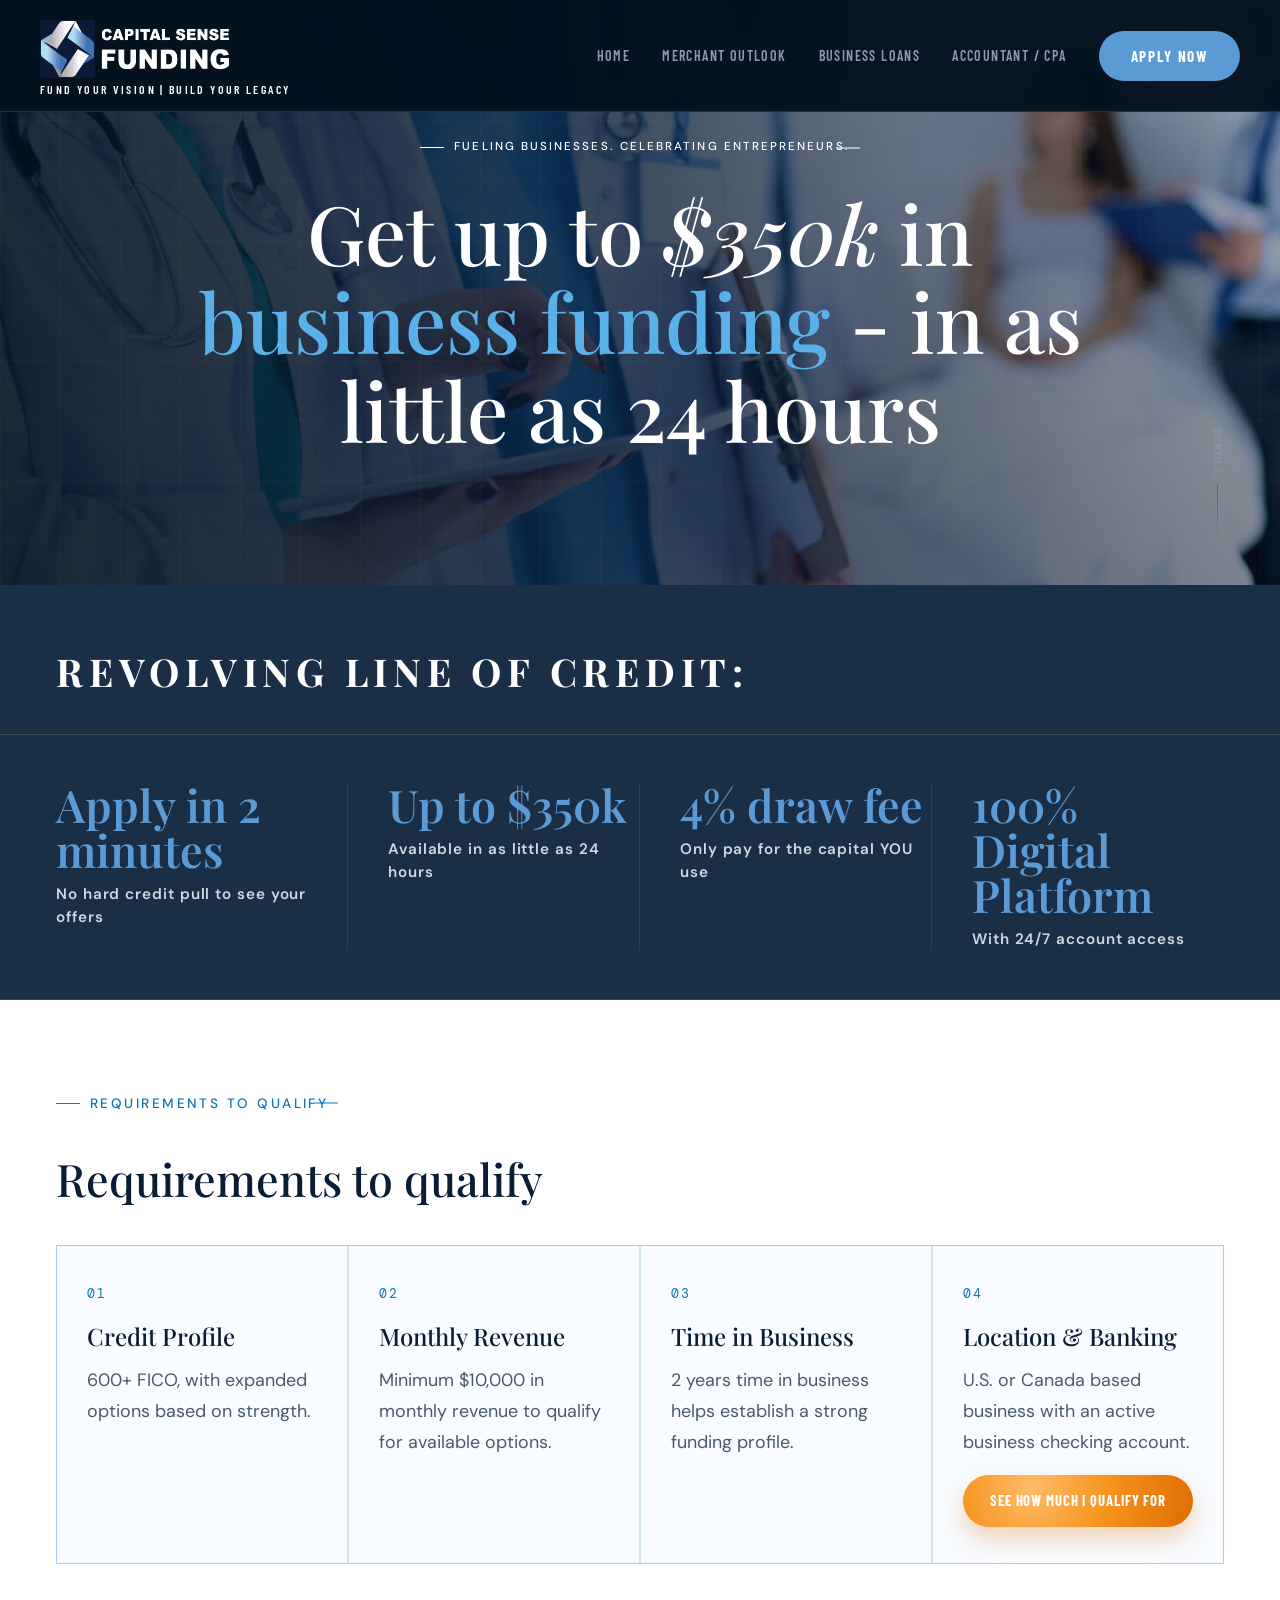
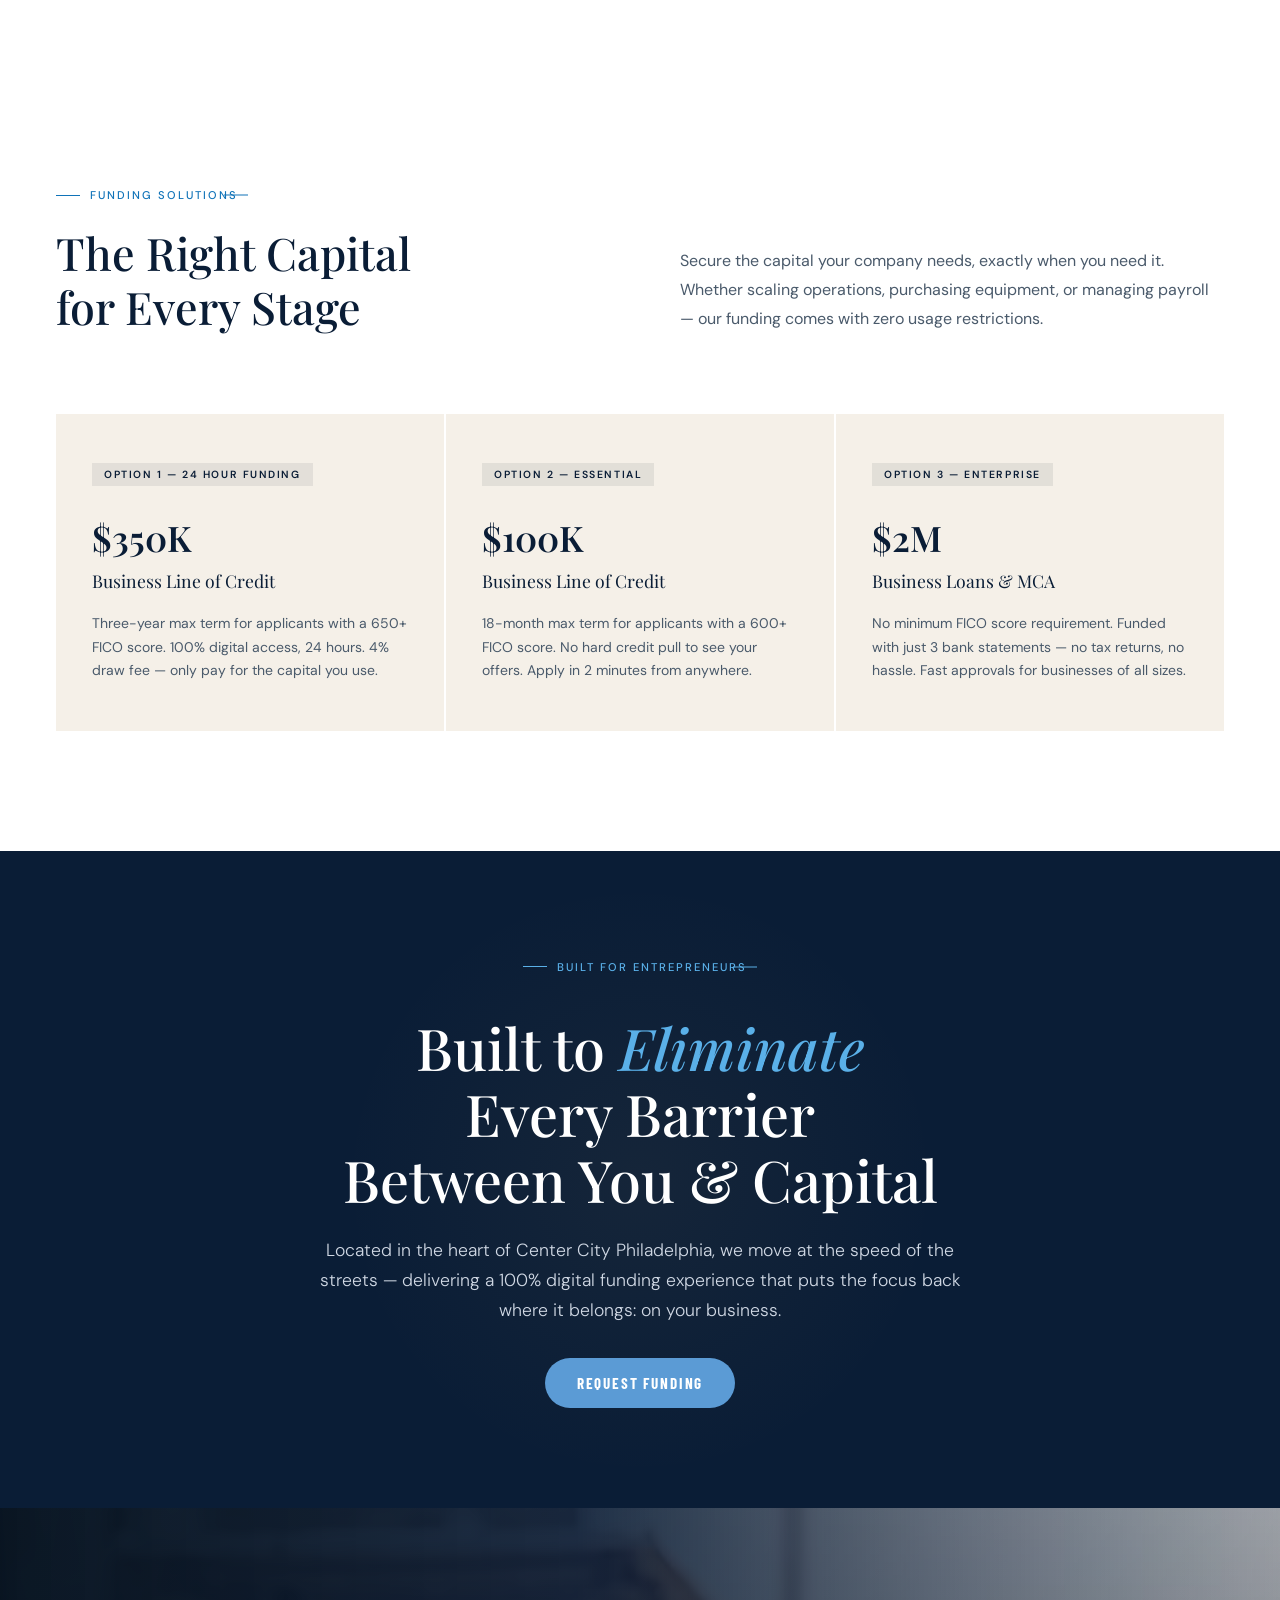
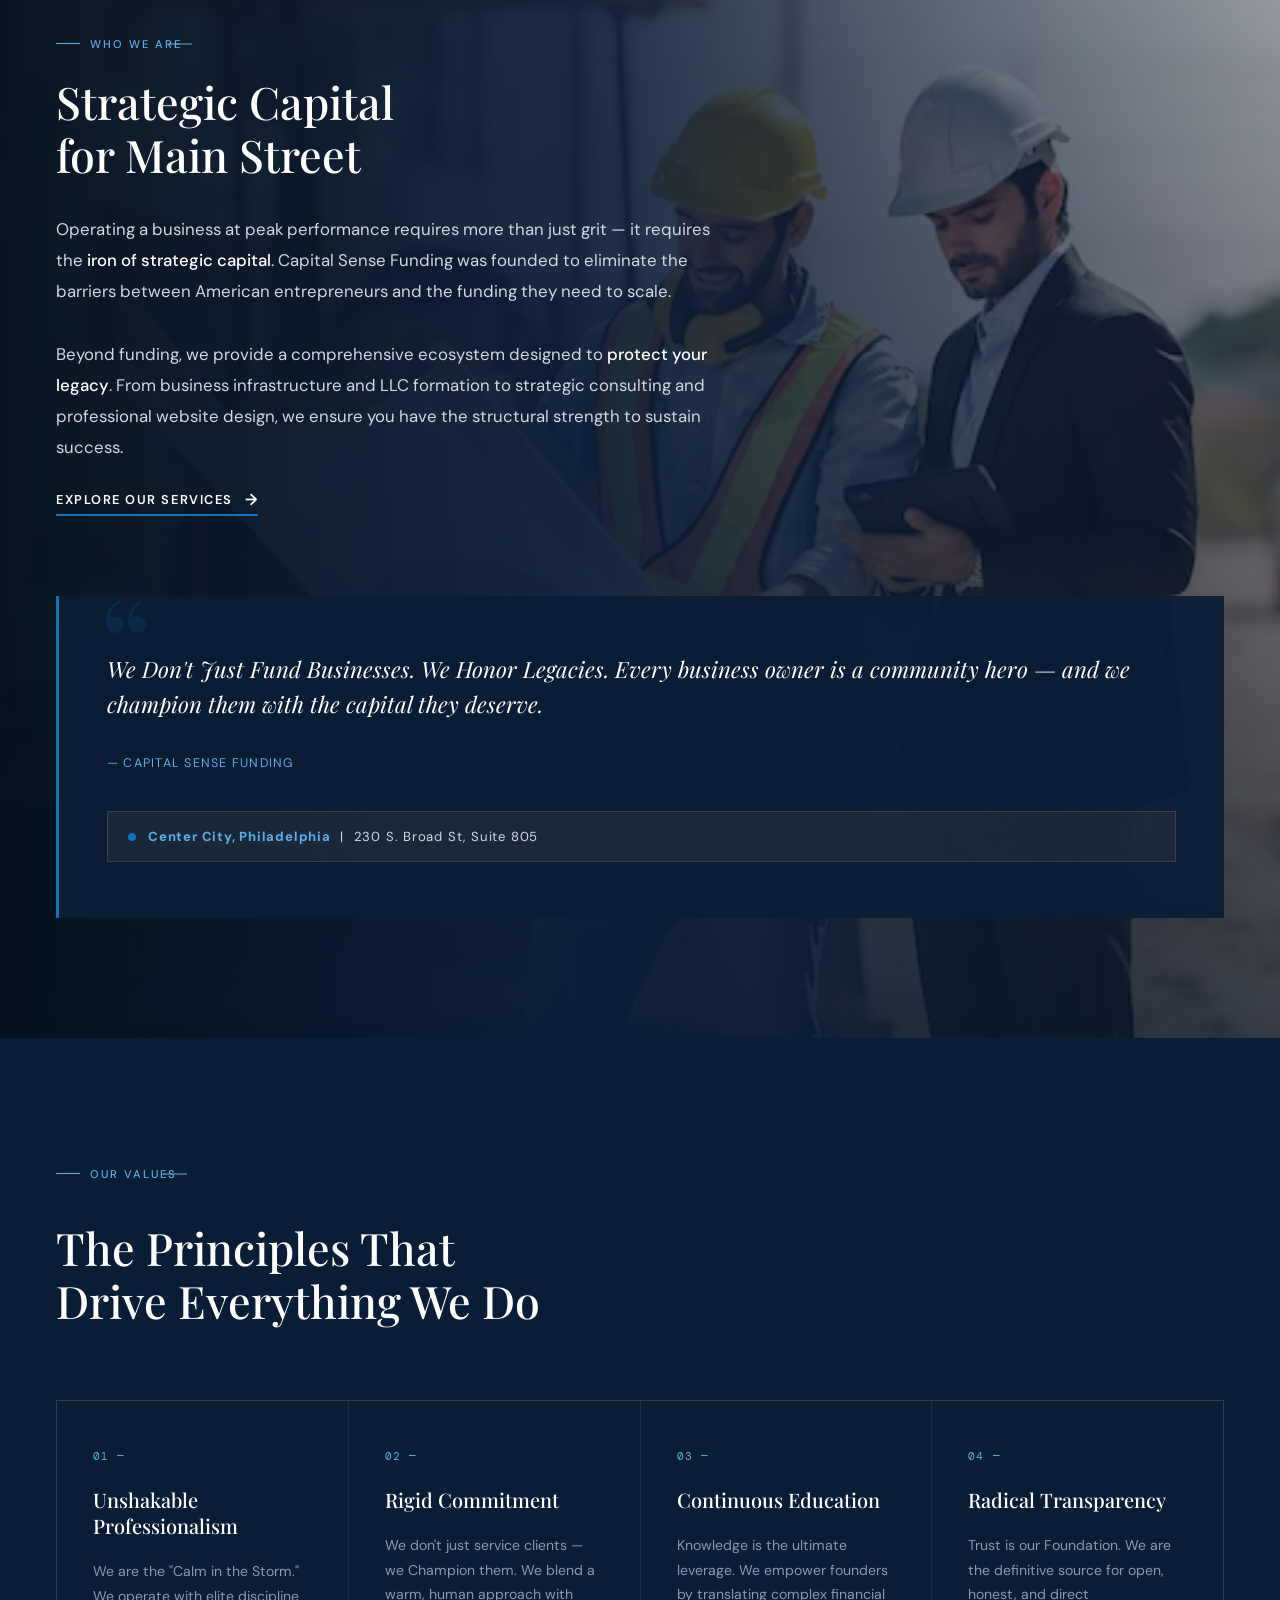
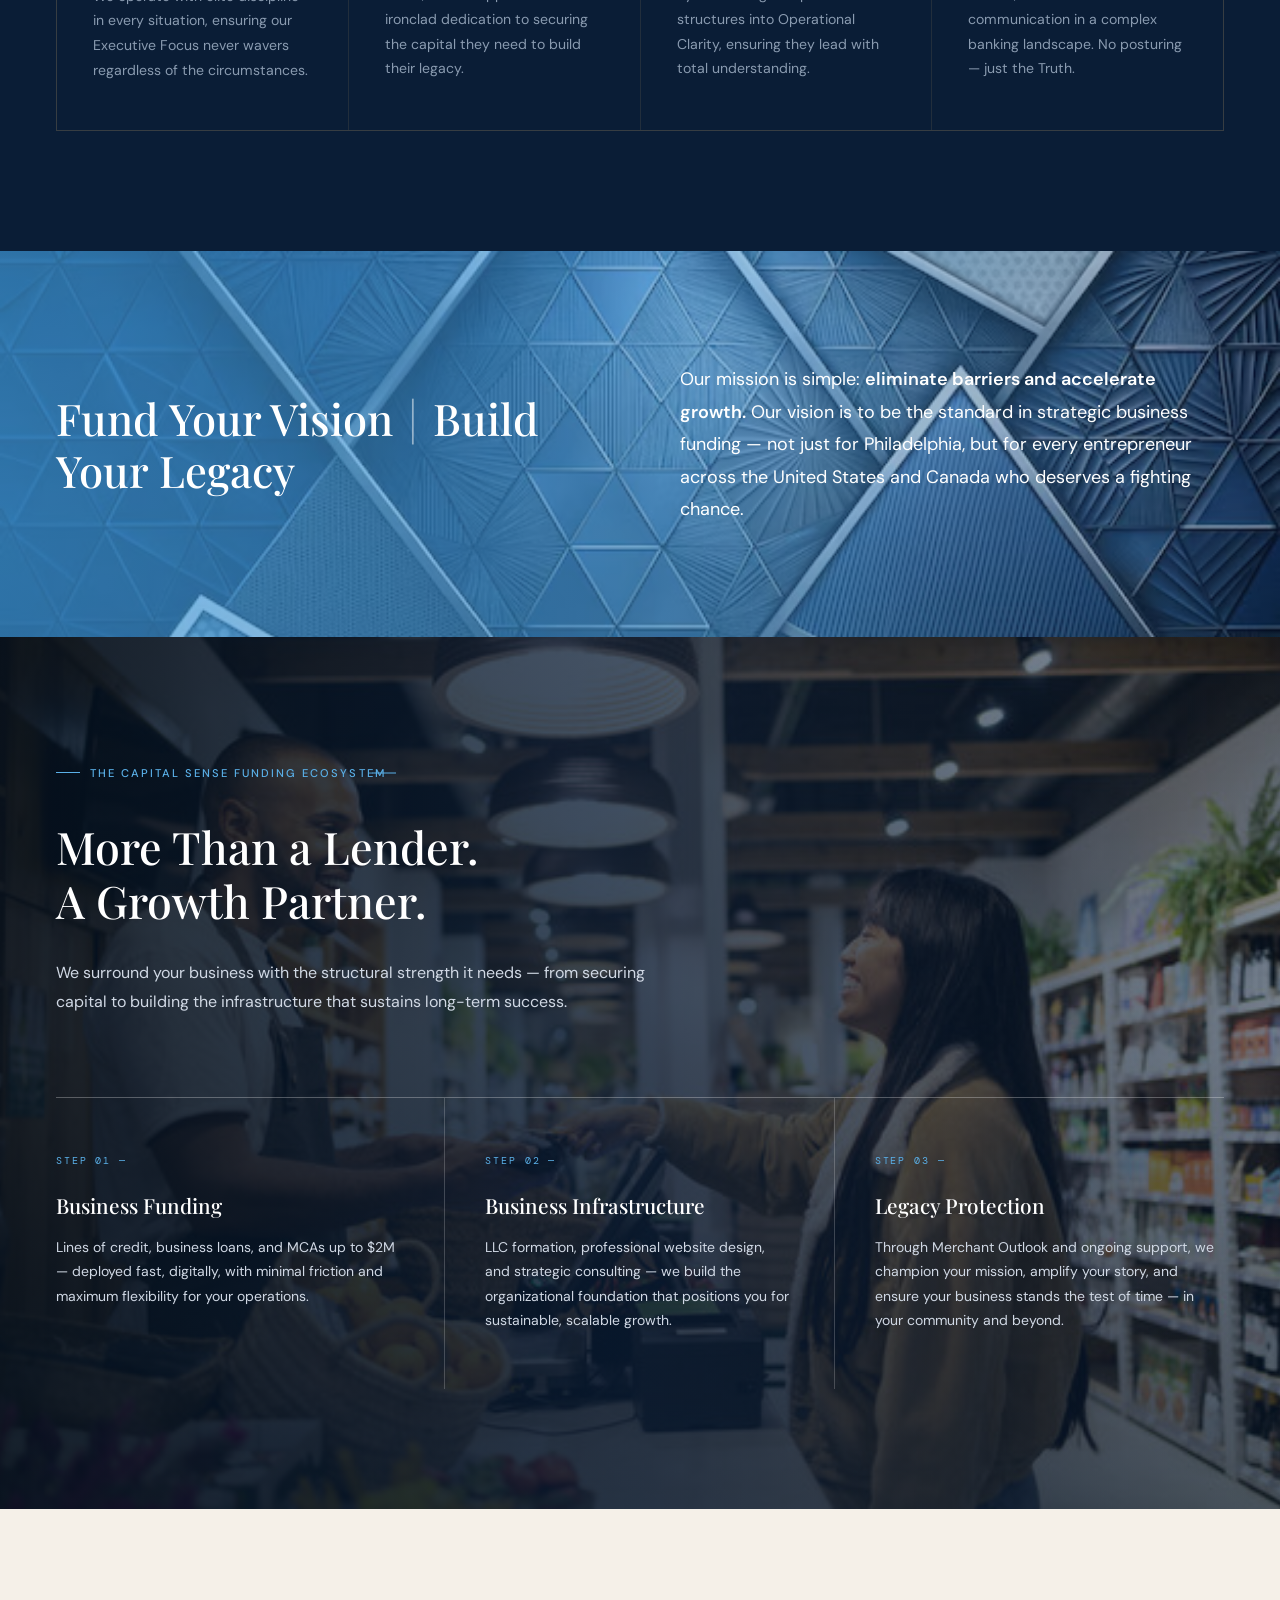
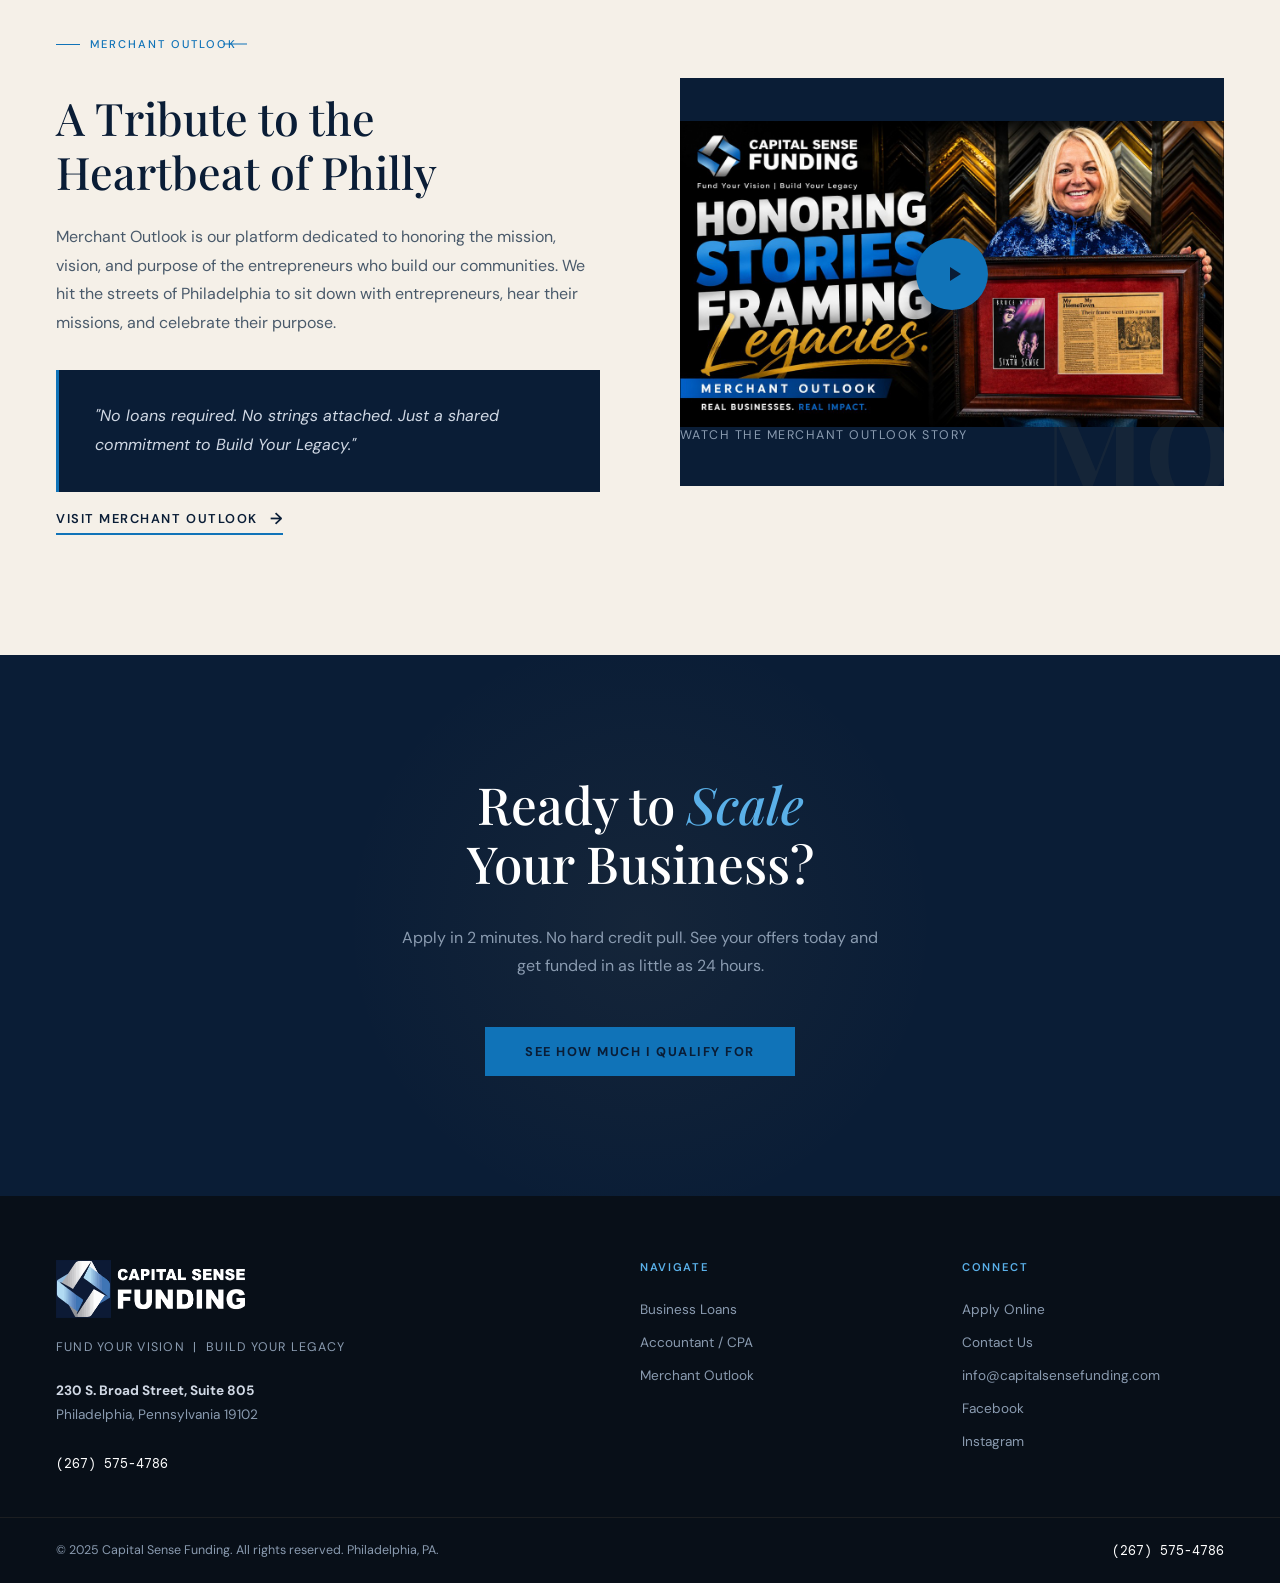
<file: index.html>
<!DOCTYPE html>
<html lang="en">
<head>
<meta charset="UTF-8">
<meta name="viewport" content="width=device-width, initial-scale=1.0">
<title>Capital Sense Funding</title>
<link rel="icon" type="image/jpeg" sizes="32x31" href="images/csf-_logo_32x31.jpg">
<link rel="preconnect" href="https://fonts.googleapis.com">
<link href="https://fonts.googleapis.com/css2?family=Playfair+Display:wght@400;500;600;700&family=DM+Sans:wght@300;400;500&family=DM+Mono:wght@400&family=Barlow+Condensed:wght@400;600;700&display=swap" rel="stylesheet">
<link rel="stylesheet" href="styles.css">
</head>
<body>

<!-- NAV -->
<nav class="site-nav">
  <div class="nav-brand">
    <a class="nav-logo" href="index.html"><img src="images/Test1.png" alt="Capital Sense Funding logo"></a>
    <div class="nav-tagline">Fund your Vision | Build your Legacy</div>
  </div>
  <button class="nav-toggle" type="button" aria-label="Toggle navigation" aria-expanded="false">
    <span></span>
    <span></span>
    <span></span>
  </button>
  <ul class="nav-links">
    <li><a href="index.html">Home</a></li>
    <li><a href="merchant-outlook.html" title="Visit Merchant Outlook">Merchant Outlook</a></li>
    <li><a href="short-term-loan.html">Business Loans</a></li>
    <li><a href="accountant-cpa.html">Accountant / CPA</a></li>
    <li><a href="https://www.capitalsensefunding.com/apply-online.php" class="nav-cta">Apply Now</a></li>
  </ul>
</nav>

<!-- HERO -->
<section class="hero">
  <div class="hero-bg"></div>
  <div class="hero-grid"></div>
  <div class="hero-content">
    <div class="hero-eyebrow">
      <div class="hero-eyebrow-line"></div>
      <div class="hero-eyebrow-copy">

        <span class="hero-eyebrow-text">Fueling Businesses. Celebrating Entrepreneurs.</span>
      </div>
    </div>
    <h1>Get up to <em>$350k</em> in <span class="hero-funding-text">business funding</span> - in as little as 24 hours</h1>
  </div>
  <div class="hero-scroll">
    <span class="hero-scroll-label">Scroll</span>
    <div class="hero-scroll-bar"></div>
  </div>
</section>

<!-- STATS BAR -->
<div class="stats-section">
  <a class="stats-intro" href="https://www.capitalsensefunding.com/apply-online.php">REVOLVING LINE OF CREDIT:</a>
  <div class="stats-bar">
  <a class="stat-item reveal" href="https://www.capitalsensefunding.com/apply-online.php" aria-label="Apply for up to $350,000 in digital funding">
    <div class="stat-number" data-target="350">Apply in 2 minutes</div>
    <div class="stat-label">No hard credit pull to see your offers</div>
  </a>
  <a class="stat-item reveal reveal-delay-1" href="https://lp.constantcontactpages.com/sl/LhbhosA" aria-label="Apply in 2 minutes with no hard credit pull">
    <div class="stat-number">Up to $350k</div>
    <div class="stat-label">Available in as little as 24 hours</div>
  </a>
  <a class="stat-item reveal reveal-delay-2" href="https://lp.constantcontactpages.com/sl/LhbhosA" aria-label="See funding options with $10,000 plus in monthly revenue requirements">
    <div class="stat-number">4% draw fee</div>
    <div class="stat-label">Only pay for the capital YOU use</div>
  </a>
  <a class="stat-item reveal reveal-delay-3" href="https://lp.constantcontactpages.com/sl/LhbhosA" aria-label="Apply for digital funding in the USA and Canada">
    <div class="stat-number">100% Digital Platform</div>
    <div class="stat-label">With 24/7 account access</div>
  </a>
  </div>
</div>

<!-- REQUIREMENTS -->
<section class="requirements-section">
  <div class="section-eyebrow reveal">
    <div class="section-eyebrow-line"></div>
    <span class="section-eyebrow-text">Requirements to qualify</span>
  </div>
  <h2 class="section-title reveal" style="margin-top:16px;">Requirements to qualify</h2>
  <div class="requirements-grid">
    <div class="requirement-card reveal">
      <span class="requirement-label">01</span>
      <h3>Credit Profile</h3>
      <p>600+ FICO, with expanded options based on strength.</p>
    </div>
    <div class="requirement-card reveal reveal-delay-1">
      <span class="requirement-label">02</span>
      <h3>Monthly Revenue</h3>
      <p>Minimum $10,000 in monthly revenue to qualify for available options.</p>
    </div>
    <div class="requirement-card reveal reveal-delay-2">
      <span class="requirement-label">03</span>
      <h3>Time in Business</h3>
      <p>2 years time in business helps establish a strong funding profile.</p>
    </div>
    <div class="requirement-card reveal reveal-delay-3">
      <span class="requirement-label">04</span>
      <h3>Location &amp; Banking</h3>
      <p>U.S. or Canada based business with an active business checking account.</p>
      <a href="https://www.capitalsensefunding.com/apply-online.php" class="qualify-round-btn">See how much I qualify for</a>
    </div>
  </div>
</section>

<!-- SERVICES -->
<section class="services-section">
  <div class="services-header">
    <div class="reveal">
      <div class="section-eyebrow">
        <div class="section-eyebrow-line"></div>
        <span class="section-eyebrow-text">Funding Solutions</span>
      </div>
      <h2 class="section-title">The Right Capital<br>for Every Stage</h2>
    </div>
    <div class="reveal reveal-delay-1">
      <p>Secure the capital your company needs, exactly when you need it. Whether scaling operations, purchasing equipment, or managing payroll — our funding comes with zero usage restrictions.</p>
    </div>
  </div>
  <div class="services-grid">
    <a class="service-card reveal" href="https://lp.constantcontactpages.com/sl/LhbhosA" aria-label="Apply for the $350K business line of credit">
      <span class="service-tag">Option 1 — 24 hour funding</span>
      <div class="service-amount">$350K</div>
      <h3>Business Line of Credit</h3>
      <p>Three-year max term for applicants with a 650+ FICO score. 100% digital access, 24 hours. 4% draw fee — only pay for the capital you use.</p>
    </a>
    <a class="service-card reveal reveal-delay-1" href="https://lp.constantcontactpages.com/sl/LhbhosA" aria-label="Apply for the $100K business line of credit">
      <span class="service-tag">Option 2 — Essential</span>
      <div class="service-amount">$100K</div>
      <h3>Business Line of Credit</h3>
      <p>18-month max term for applicants with a 600+ FICO score. No hard credit pull to see your offers. Apply in 2 minutes from anywhere.</p>
    </a>
    <a class="service-card reveal reveal-delay-2" href="https://lp.constantcontactpages.com/sl/LhbhosA" aria-label="Apply for the $2M business loans and MCA option">
      <span class="service-tag">Option 3 — Enterprise</span>
      <div class="service-amount">$2M</div>
      <h3>Business Loans &amp; MCA</h3>
      <p>No minimum FICO score requirement. Funded with just 3 bank statements — no tax returns, no hassle. Fast approvals for businesses of all sizes.</p>
    </a>
  </div>
</section>

<!-- BARRIER SECTION -->
<section class="barrier-section">
  <div class="barrier-content reveal">
    <div class="section-eyebrow">
      <div class="section-eyebrow-line"></div>
      <span class="section-eyebrow-text">Built For Entrepreneurs</span>
    </div>
    <h2>Built to <em>Eliminate</em><br>Every Barrier<br>Between You &amp; Capital</h2>
    <p class="barrier-sub">Located in the heart of Center City Philadelphia, we move at the speed of the streets — delivering a 100% digital funding experience that puts the focus back where it belongs: on your business.</p>
    <div class="barrier-actions">
      <a href="https://www.capitalsensefunding.com/apply-online.php" class="nav-cta hero-cta">Request Funding</a>
    </div>
  </div>
</section>

<!-- WHO WE ARE -->
<section class="who-we-are">
  <div class="who-left reveal">
    <div class="section-eyebrow">
      <div class="section-eyebrow-line"></div>
      <span class="section-eyebrow-text">Who We Are</span>
    </div>
    <h2 class="section-title">Strategic Capital<br>for Main Street</h2>
    <p>Operating a business at peak performance requires more than just grit — it requires the <strong>iron of strategic capital</strong>. Capital Sense Funding was founded to eliminate the barriers between American entrepreneurs and the funding they need to scale.</p>
    <p>Beyond funding, we provide a comprehensive ecosystem designed to <strong>protect your legacy</strong>. From business infrastructure and LLC formation to strategic consulting and professional website design, we ensure you have the structural strength to sustain success.</p>
    <a href="short-term-loan.html" class="who-cta">Explore Our Services <span class="who-cta-arrow">→</span></a>
  </div>
  <div class="who-legacy reveal">
    <p class="who-quote">We Don't Just Fund Businesses. We Honor Legacies. Every business owner is a community hero — and we champion them with the capital they deserve.</p>
    <div class="who-quote-attr">— Capital Sense Funding</div>
    <div class="location-badge">
      <div class="location-dot"></div>
      <div class="location-text"><strong>Center City, Philadelphia</strong> &nbsp;|&nbsp; 230 S. Broad St, Suite 805</div>
    </div>
  </div>
</section>

<!-- VALUES -->
<section class="values-section">
  <div class="section-eyebrow reveal">
    <div class="section-eyebrow-line"></div>
    <span class="section-eyebrow-text">Our Values</span>
  </div>
  <h2 class="section-title light reveal" style="margin-top:16px; max-width:500px;">The Principles That<br>Drive Everything We Do</h2>
  <div class="values-grid">
    <div class="value-card reveal">
      <span class="value-number">01 —</span>
      <h3>Unshakable Professionalism</h3>
      <p>We are the "Calm in the Storm." We operate with elite discipline in every situation, ensuring our Executive Focus never wavers regardless of the circumstances.</p>
    </div>
    <div class="value-card reveal reveal-delay-1">
      <span class="value-number">02 —</span>
      <h3>Rigid Commitment</h3>
      <p>We don't just service clients — we Champion them. We blend a warm, human approach with ironclad dedication to securing the capital they need to build their legacy.</p>
    </div>
    <div class="value-card reveal reveal-delay-2">
      <span class="value-number">03 —</span>
      <h3>Continuous Education</h3>
      <p>Knowledge is the ultimate leverage. We empower founders by translating complex financial structures into Operational Clarity, ensuring they lead with total understanding.</p>
    </div>
    <div class="value-card reveal reveal-delay-3">
      <span class="value-number">04 —</span>
      <h3>Radical Transparency</h3>
      <p>Trust is our Foundation. We are the definitive source for open, honest, and direct communication in a complex banking landscape. No posturing — just the Truth.</p>
    </div>
  </div>
</section>

<!-- MISSION STRIP -->
<div class="mission-strip">
  <div class="reveal">
    <h2>Fund Your Vision <span class="mission-divider">|</span> Build Your Legacy</h2>
  </div>
  <div class="reveal reveal-delay-1">
    <p>Our mission is simple: <strong>eliminate barriers and accelerate growth.</strong> Our vision is to be the standard in strategic business funding — not just for Philadelphia, but for every entrepreneur across the United States and Canada who deserves a fighting chance.</p>
  </div>
</div>

<!-- ECOSYSTEM -->
<section class="ecosystem-section">
  <div class="ecosystem-header reveal">
    <div class="section-eyebrow">
      <div class="section-eyebrow-line"></div>
      <span class="section-eyebrow-text">The Capital Sense Funding Ecosystem</span>
    </div>
    <h2 class="section-title light" style="margin-top:16px;">More Than a Lender.<br>A Growth Partner.</h2>
    <p>We surround your business with the structural strength it needs — from securing capital to building the infrastructure that sustains long-term success.</p>
  </div>
  <div class="ecosystem-steps">
    <div class="ecosystem-step reveal">
      <span class="ecosystem-step-num">STEP 01 —</span>
      <h3>Business Funding</h3>
      <p>Lines of credit, business loans, and MCAs up to $2M — deployed fast, digitally, with minimal friction and maximum flexibility for your operations.</p>
    </div>
    <div class="ecosystem-step reveal reveal-delay-1">
      <span class="ecosystem-step-num">STEP 02 —</span>
      <h3>Business Infrastructure</h3>
      <p>LLC formation, professional website design, and strategic consulting — we build the organizational foundation that positions you for sustainable, scalable growth.</p>
    </div>
    <div class="ecosystem-step reveal reveal-delay-2">
      <span class="ecosystem-step-num">STEP 03 —</span>
      <h3>Legacy Protection</h3>
      <p>Through Merchant Outlook and ongoing support, we champion your mission, amplify your story, and ensure your business stands the test of time — in your community and beyond.</p>
    </div>
  </div>
</section>

<!-- MERCHANT OUTLOOK -->
<section class="merchant-section">
  <div class="merchant-left reveal">
    <div class="section-eyebrow">
      <div class="section-eyebrow-line"></div>
      <span class="section-eyebrow-text">Merchant Outlook</span>
    </div>
    <h2 class="section-title" style="margin-top:16px;">A Tribute to the<br>Heartbeat of Philly</h2>
    <p>Merchant Outlook is our platform dedicated to honoring the mission, vision, and purpose of the entrepreneurs who build our communities. We hit the streets of Philadelphia to sit down with entrepreneurs, hear their missions, and celebrate their purpose.</p>
    <div class="highlight-box">
      <p>"No loans required. No strings attached. Just a shared commitment to Build Your Legacy."</p>
    </div>
    <a href="merchant-outlook.html" class="who-cta" style="margin-top:16px; display:inline-flex;">Visit Merchant Outlook <span class="who-cta-arrow">→</span></a>
  </div>
  <div class="merchant-right reveal reveal-delay-2">
    <div class="vid I just have my meeting to wait for and then I'm done is less than ten minutes nine minutes. My meeting is in nine minutes to an hour city zone yes no trophies lost no trophies gain he promoting stuff I don't have doing it like I didn't play this generally this try to since this works why is my fire doing like more damage than the ice against the fire resistant boss it is fifty four five minutes five minutes clear this out in a few seconds all right nice probably it's too many of them that doesn't really give you much shit also I hit over ten I think that this the first time I never saved over ten Krystals so big alright it is now fifty seven I have to go in my meetings in three minutes exactly three minutes on ninety starts I have to on my thoughts let's try doing something else are you doing this like passcode confirmation over mediates this password is incorrect than DID is this no it's incorrect though how do I join the meeting let's try this as a link what the heck is supposed to be did itstart what just happened hello since a little bit a little bit late I know I wanted to just have this little life like like meeting just talk about co opt stuff I had like had a whole question I honestly think this has been my co last one mainly because it's been in person I thought anyway so like as way to the workplace and the actual so here's a little different it was mostly versus nowadays I'm like seeing different types of types coming every now and again on talking to like the executive admit of the front desk for data scientists who were company like interviews that come and go like that all it's much you know and drawn you know in person communication has been a lot like interactive I think I've heard a lot about how ta things opposed to what we're rescinding or like having pile around learned how to manage time in a better way especially since I'm going to be there like since I'm actually there's a lot easier to like manage all my time like last that I need to get done better definitely obviously depending on the actual like stuff being on like if something new that I have never tried before obviously it's gonna be like I'm going to approach a different way but as for stuff that I'm familiar with it's definitely gonna see into that yeah and it's great and actually it's because of me why I don't know that it speak to me but he earlier on my brother so he he's not in Dr. statis before he was looking through Drexel and wonderful people in hopefully gets some applications readily super remote from them so they are active in the system before they set up like a job post or listing yet I'll have to ask him next probably next because massak shall have to ask about that and why to actually check out because we're in zero when starts for the next point Tuesday and so I don't day my body did say that he would not worm field he still needs to sent him as a reminder to get that form but then early next week with everything although I made a list of stuff that I am going to put on the pro and yeah good news is my really likes me like so the point that he said that he's willing to bring me on like for a few tops talk to him about that I wanted to help myself like for something else first and this is just like a last resort I can go back to him but it's I can mention that it's commissioned so it is paid yeah that is commissioned well that is that having author in a battle and do a soldiers such as either that author really do that would do kind of try some fancy for self that's a new unique and workflow of this job and I wanted to point a caution like new experience at the very least tried to get something worse if that doesn't wanna something work out I always have him on like the backburner so I think as a notice more strategy you go in around being around then like set you have exactly what you're saying versified your experiences trying to make new positions from the hand but also responsibility and as you serve though exactly I always can come back to and I always have other than that's basically I wanted to decide how those couple questions like I would probably be ending later I wanted to just make sure is there anything else I need to look out for in the next upcoming week less than a couple of weeks so I just want to make sure I possibly can I want to make sure I went as well and we call the EFR student performance out I will then reach out to you probably handle the forum just saying hey everyone is returning in their first or second call off we're gonna have a reflection meeting here you sign up for it and you already want to do a reflection meeting process last year so exactly that you know the calendar will sign up and reminder sign up for the wins and what I remember those meeting was just the two of us is it's other people remember you were saying that the meeting is usually with other students in these students like you know I like the massive students are I usually schedulally fifteen meetings for some time really sounds a still or another but you to do is sign up as soon as you can okay was it I forget what I national wind up that way but I know sometimes students way too sign up and they're all filled and there's no other students to me okay so the intends to be like the last couple reflection meetings might end up with students okay so you're already purchased to the early early usually on second or terms soon to the classes immediately so informed yeah that should be get to that email but it's probably it's probably not far in that's my opportunity well figure that's just about it I don't have any other questions or concerns anything does come up sort of like you know my heart and may not be hearing not how long going for you already I want to make sure that he gave you turn all right how the rest of your day application form the full application those that have they they they need to have a online form the full application form the link I sent to you is called a constant contact that's called a landing page the one you said to me is a landing page yes that's all the landing page but the one that you but the one that you want it to send you is the the other link the one that you send you to the one on the right on the old website form that that needs to go where it says apply two minutes see how much fifty for the business home page where it says digital funding requests when I click that it takes me to the landing page to the to the online application form okay okay is there anywhere else that needs to that needs to be changed to the till the online application no just in those four response okay so in the four spots that you're just listed are supposed to take you to the online application which is the old website and then everything else can say this can stay as the landing page l lastly on emerging how text it to you on emerging outlook page we have a apply online how much you qualify for a button that also needs the online application form the full form but I'll train trying to send it to you there I'll find online and see how much I qualify for buttons that's on the emergence that also needs to send you to the online application okay hold on can you stay on the can you stay on the phone yeah okay give me one second okay so just to reiterate we have applying two minutes see how much my qualify for request funding on the rich network you have at the bottom the fund you're ready to fund your line and revision so we have digital the digital funding request okay oh my fucking god dude not again I might not be able my thing's not working hold on try ag did you go did you you you did go to the office today though right yeah I'm at work okay that wasn't but at the top right of the screen should that also send you to the should that also send you to the directly to the online application not the link you send then it's a good then it's good then okay I got you I think it should be well check now just to see if see if it went through check the buttons listening to me man you kind of keep doing what you want to do why did you make the up there three hundred fifty four drop to a home screen four percent draw feed one hundred percent digital platform why do you make those the online application I didn't violate I don't know why did do that they shouldn't take you anywhere right now you never had to make a change or not asking you to do so if I actually to do something please just only do the task I ask you to do not to do anything extra so the things are the only thing in that section that should take you to the owner application form versus apply in two minutes only I didn't I didn't change that I'm not sure what happened I think it was the AI use it changed three hundred fifty K the four Christian draw fee one hundred digital platform that can take you to the landing page that's fine those can take you to the okay okay I don't know why that okay hold on you have to be very specificain are you in the you can trans you try now and keeps okay hundred fifty K one hundred K two million you see that option one two and three yeah hold on age only change those only changes sorry about that that was okay office right now I won't brave okayinkeo-placeholder">
      <div class="video-thumb-wrap">
        <img src="images/alex1.jpg" alt="Merchant Outlook thumbnail" class="video-thumb">
        <div class="play-btn" onclick="openVideo('qTaCQqEyh9E')">
          <svg width="24" height="24" viewBox="0 0 24 24"><path d="M8 5v14l11-7z"/></svg>
        </div>
      </div>
      <div class="video-label">Watch the Merchant Outlook Story</div>
    </div>
    <div class="merchant-bg-text">MO</div>
  </div>
</section>

<!-- CTA -->
<section class="cta-section">
  <h2 class="reveal">Ready to <em>Scale</em><br>Your Business?</h2>
  <p class="reveal reveal-delay-1">Apply in 2 minutes. No hard credit pull. See your offers today and get funded in as little as 24 hours.</p>
  <div class="cta-buttons reveal reveal-delay-2">
    <a href="https://www.capitalsensefunding.com/apply-online.php" class="btn-primary">See How Much I Qualify For</a>
  </div>
</section>

<!-- FOOTER -->
<footer>
  <div class="footer-brand">
    <div class="footer-logo"><a href="index.html"><img src="images/Test1.png" alt="Capital Sense Funding logo"></a></div>
    <div class="footer-tagline">Fund Your Vision &nbsp;|&nbsp; Build Your Legacy</div>
    <div class="footer-address">
      <strong>230 S. Broad Street, Suite 805</strong><br>
      Philadelphia, Pennsylvania 19102<br><br>
      <a href="tel:2675754786" class="footer-phone">(267) 575-4786</a>
    </div>
  </div>
  <div class="footer-col">
    <h4>Navigate</h4>
    <ul>
      <li><a href="short-term-loan.html">Business Loans</a></li>
      <li><a href="accountant-cpa.html">Accountant / CPA</a></li>
      <li><a href="merchant-outlook.html">Merchant Outlook</a></li>
    </ul>
  </div>
  <div class="footer-col">
    <h4>Connect</h4>
    <ul>
      <li><a href="https://www.capitalsensefunding.com/apply-online.php">Apply Online</a></li>
      <li><a href="https://lp.constantcontactpages.com/sl/LhbhosA">Contact Us</a></li>
      <li><a href="mailto:info@capitalsensefunding.com">info@capitalsensefunding.com</a></li>
      <li><a href="#">Facebook</a></li>
      <li><a href="#">Instagram</a></li>
    </ul>
  </div>
</footer>
<div class="footer-bottom">
  <p>© 2025 Capital Sense Funding. All rights reserved. Philadelphia, PA.</p>
  <a href="tel:2675754786" class="footer-phone">(267) 575-4786</a>
</div>

<script src="script.js"></script>
</body>
</html>
</file>
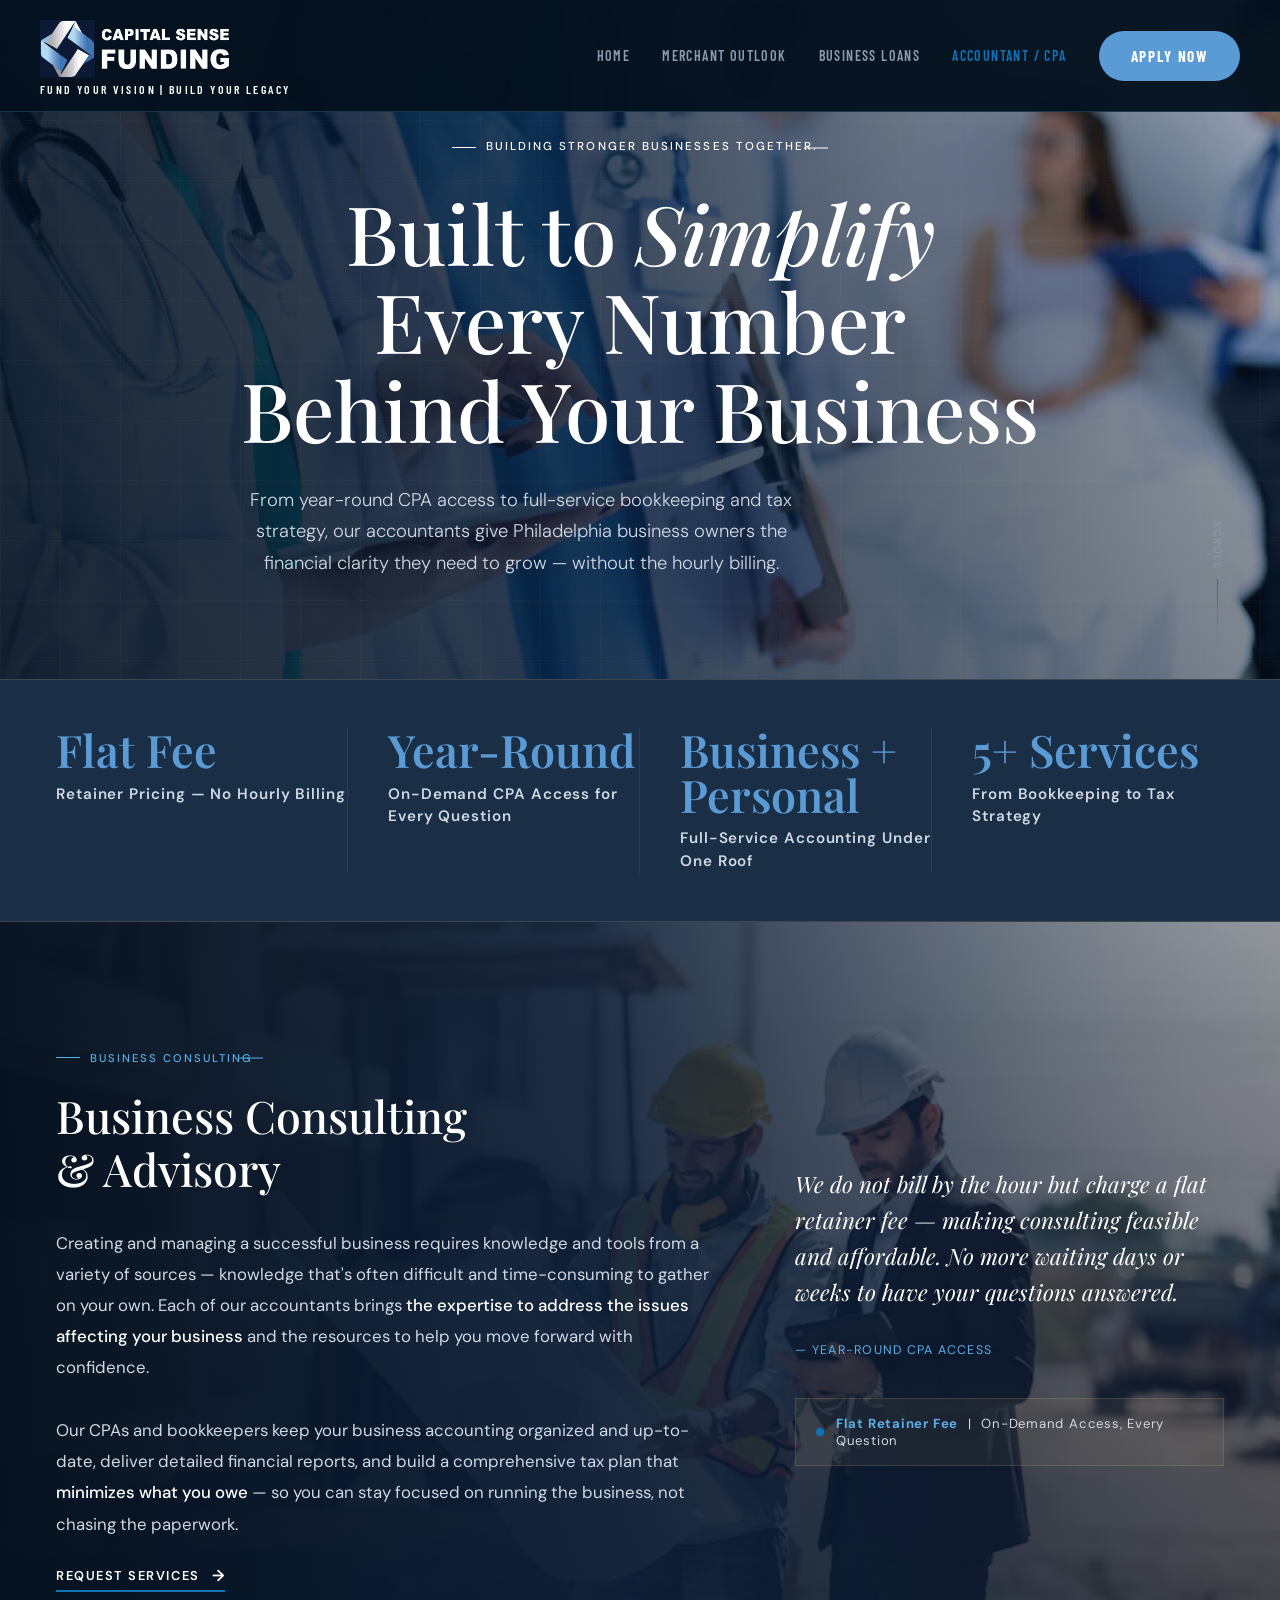
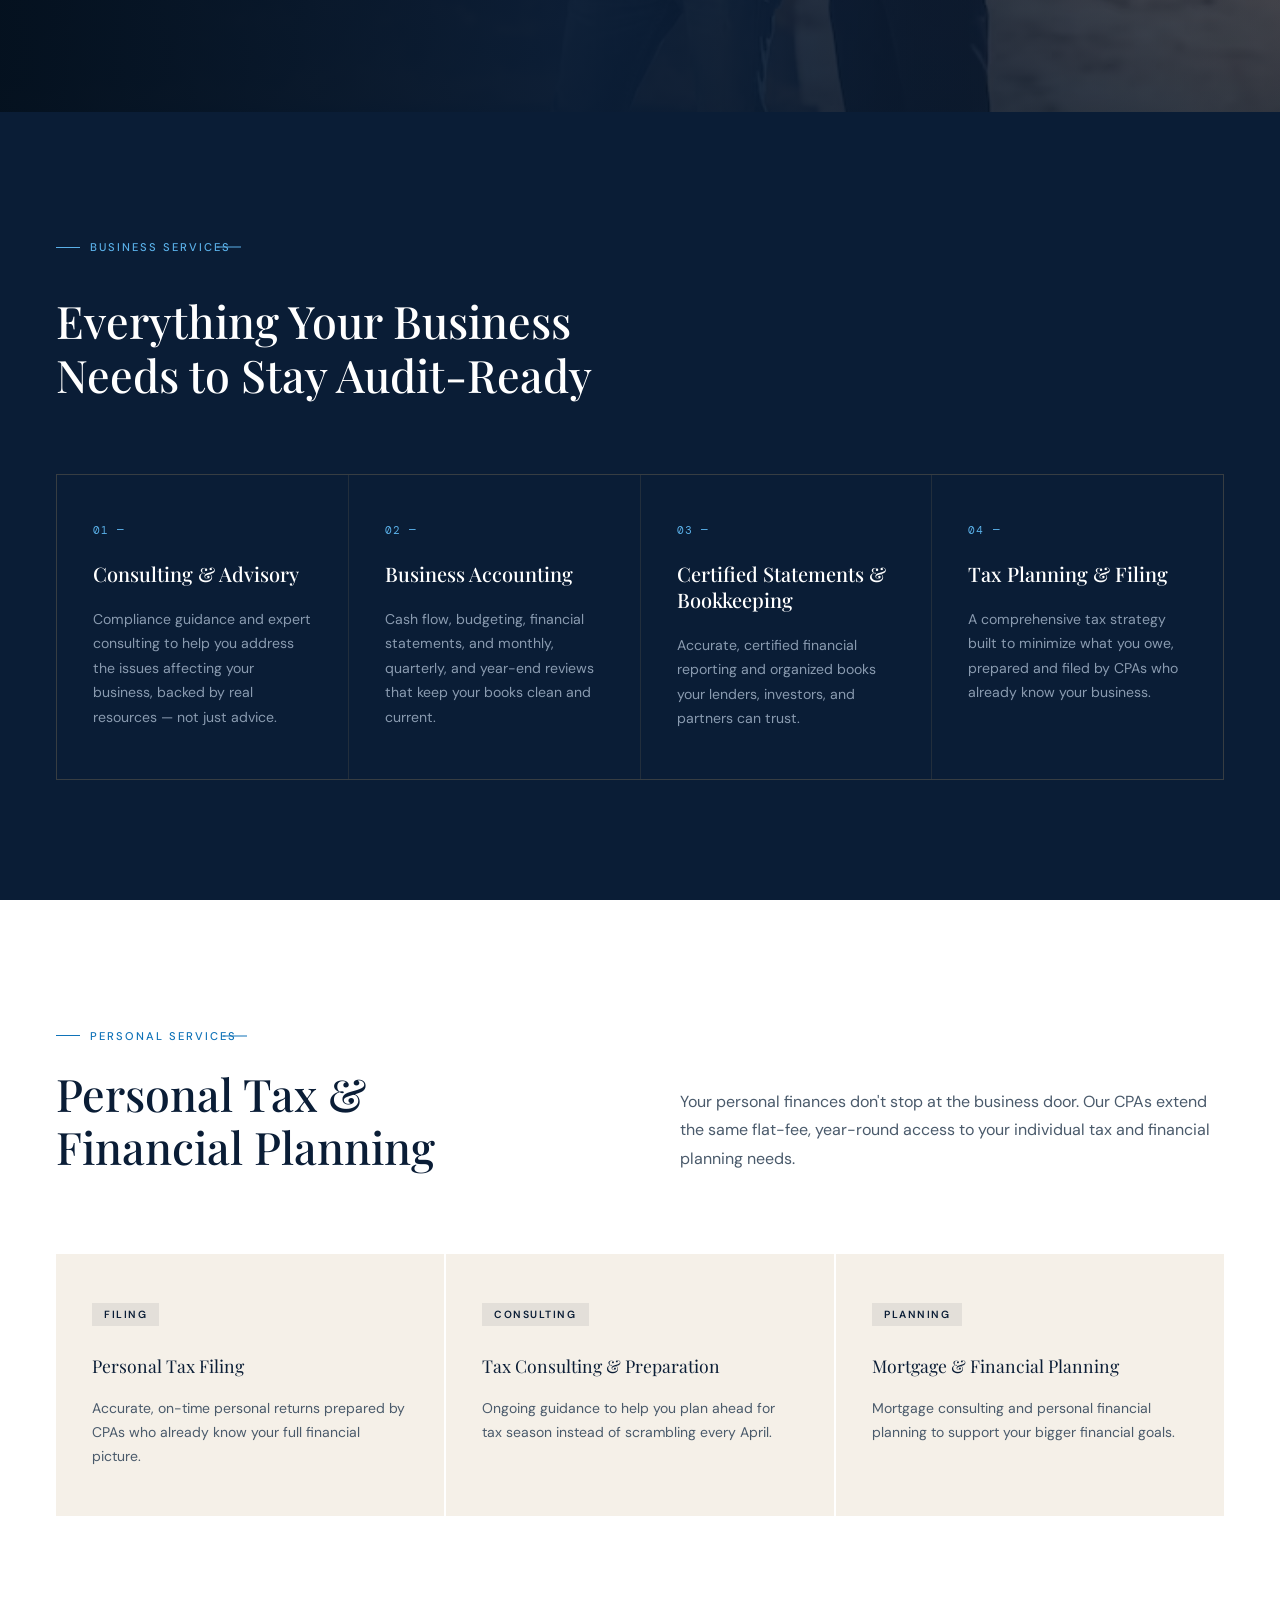
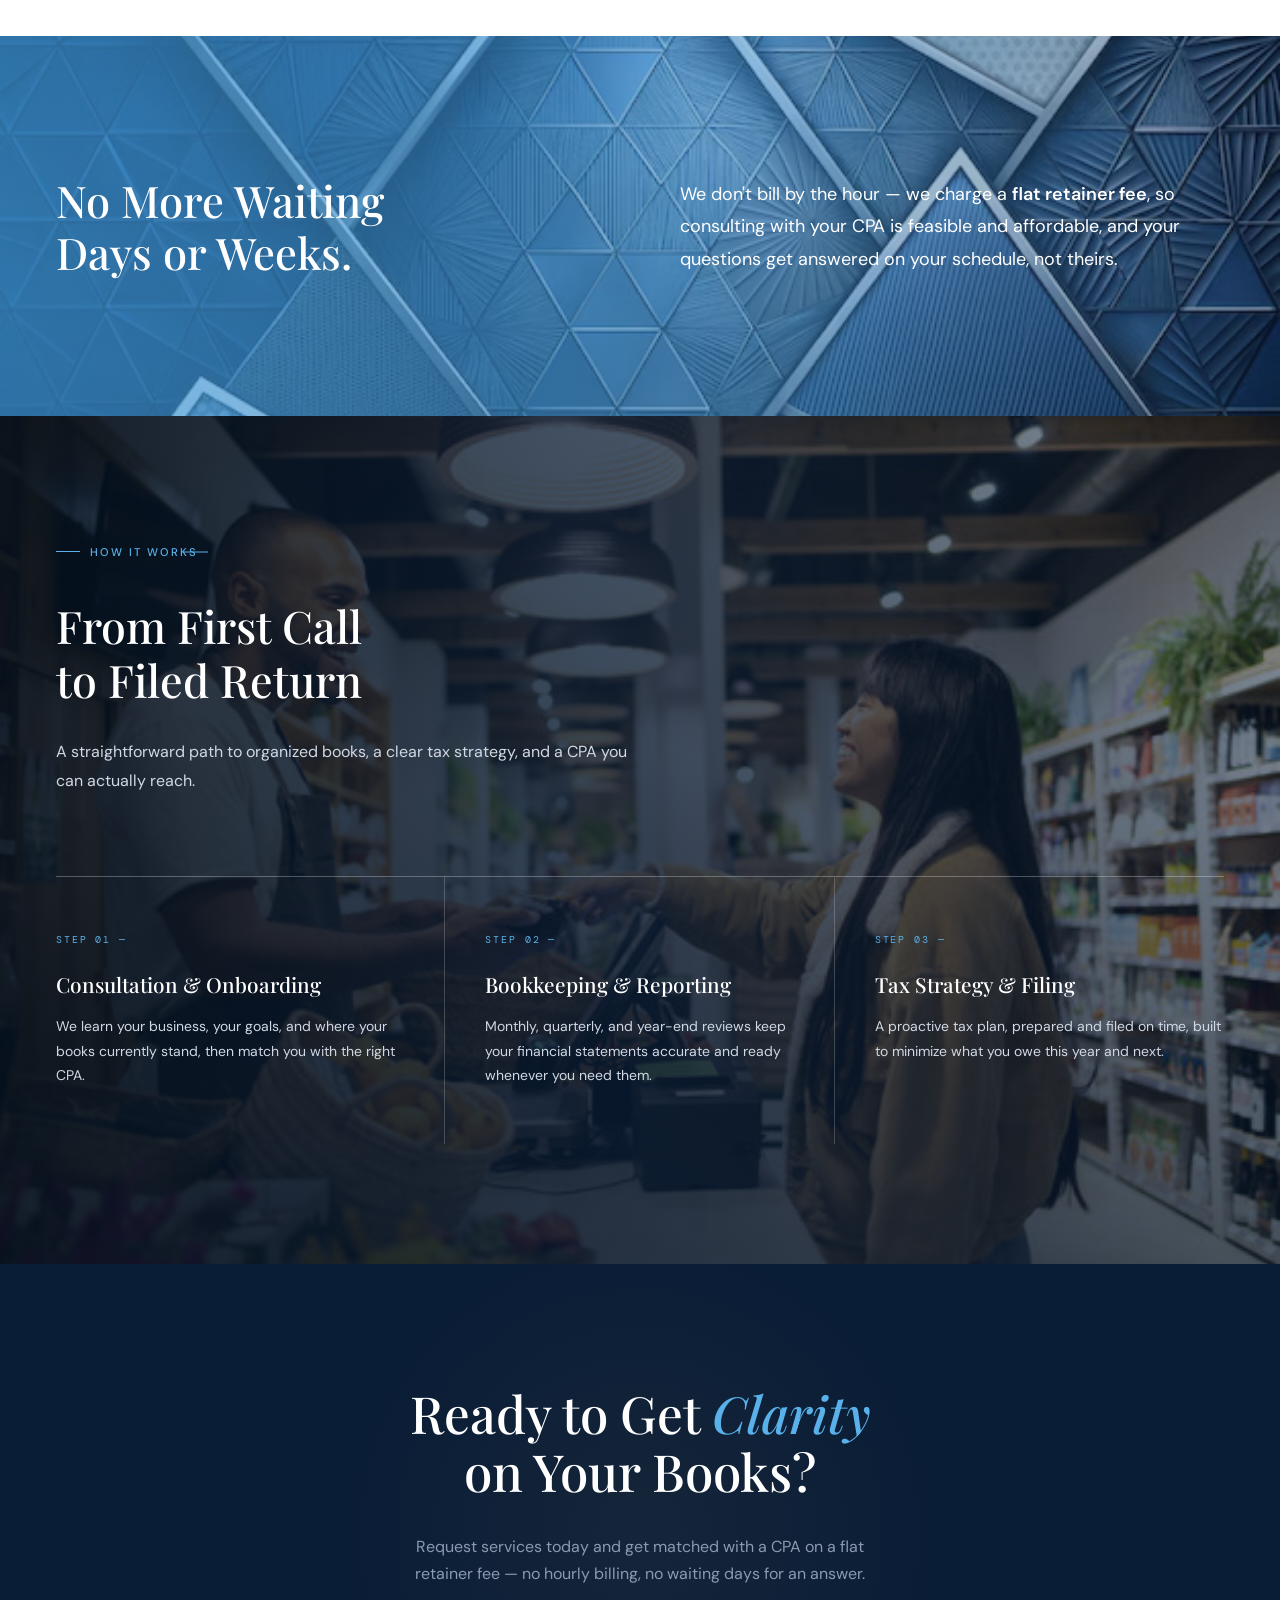
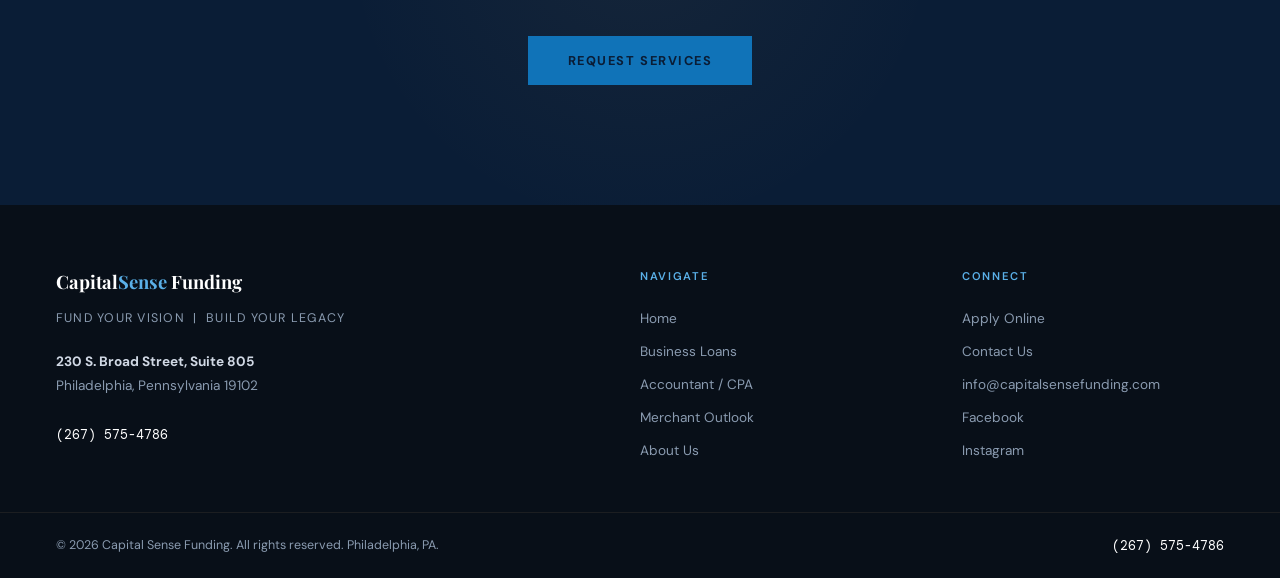
<file: accountant-cpa.html>
<!DOCTYPE html>
<html lang="en">
<head>
<meta charset="UTF-8">
<meta name="viewport" content="width=device-width, initial-scale=1.0">
<title>Accountant / CPA | Capital Sense Funding</title>
<meta name="description" content="Capital Sense Funding provides business loans to help finance small and medium sized businesses. We provide services throughout the U.S.">
<link rel="icon" type="image/jpeg" sizes="32x31" href="images/csf-_logo_32x31.jpg">
<link rel="preconnect" href="https://fonts.googleapis.com">
<link href="https://fonts.googleapis.com/css2?family=Playfair+Display:wght@400;500;600;700&family=DM+Sans:wght@300;400;500&family=DM+Mono:wght@400&family=Barlow+Condensed:wght@500;600;700&display=swap" rel="stylesheet">
<link rel="stylesheet" href="styles.css">
</head>
<body>

<!-- NAV -->
<nav class="site-nav">
  <div class="nav-brand">
    <a class="nav-logo" href="index.html"><img src="images/Test1.png" alt="Capital Sense Funding logo"></a>
    <div class="nav-tagline">Fund your Vision | Build your Legacy</div>
  </div>
  <button class="nav-toggle" type="button" aria-label="Toggle navigation" aria-expanded="false">
    <span></span>
    <span></span>
    <span></span>
  </button>
  <ul class="nav-links">
    <li><a href="index.html">Home</a></li>
    <li><a href="merchant-outlook.html" title="Visit Merchant Outlook">Merchant Outlook</a></li>
    <li><a href="short-term-loan.html">Business Loans</a></li>
    <li><a href="accountant-cpa.html" class="active">Accountant / CPA</a></li>
    <li><a href="https://www.capitalsensefunding.com/apply-online.php" class="nav-cta">Apply Now</a></li>
  </ul>
</nav>

<!-- HERO -->
<section class="hero">
  <div class="hero-bg"></div>
  <div class="hero-grid"></div>
  <div class="hero-content">
    <div class="hero-eyebrow">
      <div class="hero-eyebrow-line"></div>
      <div class="hero-eyebrow-copy">
        <span class="hero-eyebrow-text">Building Stronger Businesses Together.</span>
      </div>
    </div>
    <h1>Built to <em>Simplify</em><br>Every Number<br>Behind Your Business</h1>
    <p class="hero-sub">From year-round CPA access to full-service bookkeeping and tax strategy, our accountants give Philadelphia business owners the financial clarity they need to grow — without the hourly billing.</p>
  </div>
  <div class="hero-scroll">
    <span class="hero-scroll-label">Scroll</span>
    <div class="hero-scroll-bar"></div>
  </div>
</section>

<!-- STATS BAR -->
<div class="stats-bar">
  <div class="stat-item reveal">
    <div class="stat-number">Flat Fee</div>
    <div class="stat-label">Retainer Pricing — No Hourly Billing</div>
  </div>
  <div class="stat-item reveal reveal-delay-1">
    <div class="stat-number">Year-Round</div>
    <div class="stat-label">On-Demand CPA Access for Every Question</div>
  </div>
  <div class="stat-item reveal reveal-delay-2">
    <div class="stat-number">Business + Personal</div>
    <div class="stat-label">Full-Service Accounting Under One Roof</div>
  </div>
  <div class="stat-item reveal reveal-delay-3">
    <div class="stat-number">5+ Services</div>
    <div class="stat-label">From Bookkeeping to Tax Strategy</div>
  </div>
</div>

<!-- BUSINESS CONSULTING -->
<section class="who-we-are">
  <div class="who-left reveal">
    <div class="section-eyebrow">
      <div class="section-eyebrow-line"></div>
      <span class="section-eyebrow-text">Business Consulting</span>
    </div>
    <h2 class="section-title">Business Consulting<br>&amp; Advisory</h2>
    <p>Creating and managing a successful business requires knowledge and tools from a variety of sources — knowledge that's often difficult and time-consuming to gather on your own. Each of our accountants brings <strong>the expertise to address the issues affecting your business</strong> and the resources to help you move forward with confidence.</p>
    <p>Our CPAs and bookkeepers keep your business accounting organized and up-to-date, deliver detailed financial reports, and build a comprehensive tax plan that <strong>minimizes what you owe</strong> — so you can stay focused on running the business, not chasing the paperwork.</p>
    <a href="https://form.jotform.com/243375740781058" class="who-cta">Request Services <span class="who-cta-arrow">→</span></a>
  </div>
  <div class="who-right reveal reveal-delay-2">
    <p class="who-quote">We do not bill by the hour but charge a flat retainer fee — making consulting feasible and affordable. No more waiting days or weeks to have your questions answered.</p>
    <div class="who-quote-attr">— Year-Round CPA Access</div>
    <div class="location-badge">
      <div class="location-dot"></div>
      <div class="location-text"><strong>Flat Retainer Fee</strong> &nbsp;|&nbsp; On-Demand Access, Every Question</div>
    </div>
  </div>
</section>

<!-- BUSINESS ACCOUNTING SERVICES -->
<section class="values-section">
  <div class="section-eyebrow reveal">
    <div class="section-eyebrow-line"></div>
    <span class="section-eyebrow-text">Business Services</span>
  </div>
  <h2 class="section-title light reveal" style="margin-top:16px; max-width:560px;">Everything Your Business<br>Needs to Stay Audit-Ready</h2>
  <div class="values-grid">
    <div class="value-card reveal">
      <span class="value-number">01 —</span>
      <h3>Consulting &amp; Advisory</h3>
      <p>Compliance guidance and expert consulting to help you address the issues affecting your business, backed by real resources — not just advice.</p>
    </div>
    <div class="value-card reveal reveal-delay-1">
      <span class="value-number">02 —</span>
      <h3>Business Accounting</h3>
      <p>Cash flow, budgeting, financial statements, and monthly, quarterly, and year-end reviews that keep your books clean and current.</p>
    </div>
    <div class="value-card reveal reveal-delay-2">
      <span class="value-number">03 —</span>
      <h3>Certified Statements &amp; Bookkeeping</h3>
      <p>Accurate, certified financial reporting and organized books your lenders, investors, and partners can trust.</p>
    </div>
    <div class="value-card reveal reveal-delay-3">
      <span class="value-number">04 —</span>
      <h3>Tax Planning &amp; Filing</h3>
      <p>A comprehensive tax strategy built to minimize what you owe, prepared and filed by CPAs who already know your business.</p>
    </div>
  </div>
</section>

<!-- PERSONAL TAX SERVICES -->
<section class="services-section">
  <div class="services-header">
    <div class="reveal">
      <div class="section-eyebrow">
        <div class="section-eyebrow-line"></div>
        <span class="section-eyebrow-text">Personal Services</span>
      </div>
      <h2 class="section-title">Personal Tax &amp;<br>Financial Planning</h2>
    </div>
    <div class="reveal reveal-delay-1">
      <p>Your personal finances don't stop at the business door. Our CPAs extend the same flat-fee, year-round access to your individual tax and financial planning needs.</p>
    </div>
  </div>
  <div class="services-grid">
    <div class="service-card reveal">
      <span class="service-tag">Filing</span>
      <h3>Personal Tax Filing</h3>
      <p>Accurate, on-time personal returns prepared by CPAs who already know your full financial picture.</p>
    </div>
    <div class="service-card reveal reveal-delay-1">
      <span class="service-tag">Consulting</span>
      <h3>Tax Consulting &amp; Preparation</h3>
      <p>Ongoing guidance to help you plan ahead for tax season instead of scrambling every April.</p>
    </div>
    <div class="service-card reveal reveal-delay-2">
      <span class="service-tag">Planning</span>
      <h3>Mortgage &amp; Financial Planning</h3>
      <p>Mortgage consulting and personal financial planning to support your bigger financial goals.</p>
    </div>
  </div>
</section>

<!-- MISSION STRIP -->
<div class="mission-strip">
  <div class="reveal">
    <h2>No More Waiting<br>Days or Weeks.</h2>
  </div>
  <div class="reveal reveal-delay-1">
    <p>We don't bill by the hour — we charge a <strong>flat retainer fee</strong>, so consulting with your CPA is feasible and affordable, and your questions get answered on your schedule, not theirs.</p>
  </div>
</div>

<!-- HOW IT WORKS -->
<section class="ecosystem-section">
  <div class="ecosystem-header reveal">
    <div class="section-eyebrow">
      <div class="section-eyebrow-line"></div>
      <span class="section-eyebrow-text">How It Works</span>
    </div>
    <h2 class="section-title light" style="margin-top:16px;">From First Call<br>to Filed Return</h2>
    <p>A straightforward path to organized books, a clear tax strategy, and a CPA you can actually reach.</p>
  </div>
  <div class="ecosystem-steps">
    <div class="ecosystem-step reveal">
      <span class="ecosystem-step-num">STEP 01 —</span>
      <h3>Consultation &amp; Onboarding</h3>
      <p>We learn your business, your goals, and where your books currently stand, then match you with the right CPA.</p>
    </div>
    <div class="ecosystem-step reveal reveal-delay-1">
      <span class="ecosystem-step-num">STEP 02 —</span>
      <h3>Bookkeeping &amp; Reporting</h3>
      <p>Monthly, quarterly, and year-end reviews keep your financial statements accurate and ready whenever you need them.</p>
    </div>
    <div class="ecosystem-step reveal reveal-delay-2">
      <span class="ecosystem-step-num">STEP 03 —</span>
      <h3>Tax Strategy &amp; Filing</h3>
      <p>A proactive tax plan, prepared and filed on time, built to minimize what you owe this year and next.</p>
    </div>
  </div>
</section>

<!-- CTA -->
<section class="cta-section">
  <h2 class="reveal">Ready to Get <em>Clarity</em><br>on Your Books?</h2>
  <p class="reveal reveal-delay-1">Request services today and get matched with a CPA on a flat retainer fee — no hourly billing, no waiting days for an answer.</p>
  <div class="cta-buttons reveal reveal-delay-2">
    <a href="https://form.jotform.com/243375740781058" class="btn-primary">Request Services</a>
  </div>
</section>

<!-- FOOTER -->
<footer>
  <div class="footer-brand">
    <div class="footer-logo">Capital<span>Sense</span> Funding</div>
    <div class="footer-tagline">Fund Your Vision &nbsp;|&nbsp; Build Your Legacy</div>
    <div class="footer-address">
      <strong>230 S. Broad Street, Suite 805</strong><br>
      Philadelphia, Pennsylvania 19102<br><br>
      <a href="tel:2675754786" class="footer-phone">(267) 575-4786</a>
    </div>
  </div>
  <div class="footer-col">
    <h4>Navigate</h4>
    <ul>
      <li><a href="index.html">Home</a></li>
      <li><a href="short-term-loan.html">Business Loans</a></li>
      <li><a href="accountant-cpa.html">Accountant / CPA</a></li>
      <li><a href="merchant-outlook.html">Merchant Outlook</a></li>
      <li><a href="csf-about.html">About Us</a></li>
    </ul>
  </div>
  <div class="footer-col">
    <h4>Connect</h4>
    <ul>
      <li><a href="https://www.capitalsensefunding.com/apply-online.php">Apply Online</a></li>
      <li><a href="https://lp.constantcontactpages.com/sl/LhbhosA">Contact Us</a></li>
      <li><a href="mailto:info@capitalsensefunding.com">info@capitalsensefunding.com</a></li>
      <li><a href="#">Facebook</a></li>
      <li><a href="#">Instagram</a></li>
    </ul>
  </div>
</footer>
<div class="footer-bottom">
  <p>© 2026 Capital Sense Funding. All rights reserved. Philadelphia, PA.</p>
  <a href="tel:2675754786" class="footer-phone">(267) 575-4786</a>
</div>

<script src="script.js"></script>
</body>
</html>
</file>
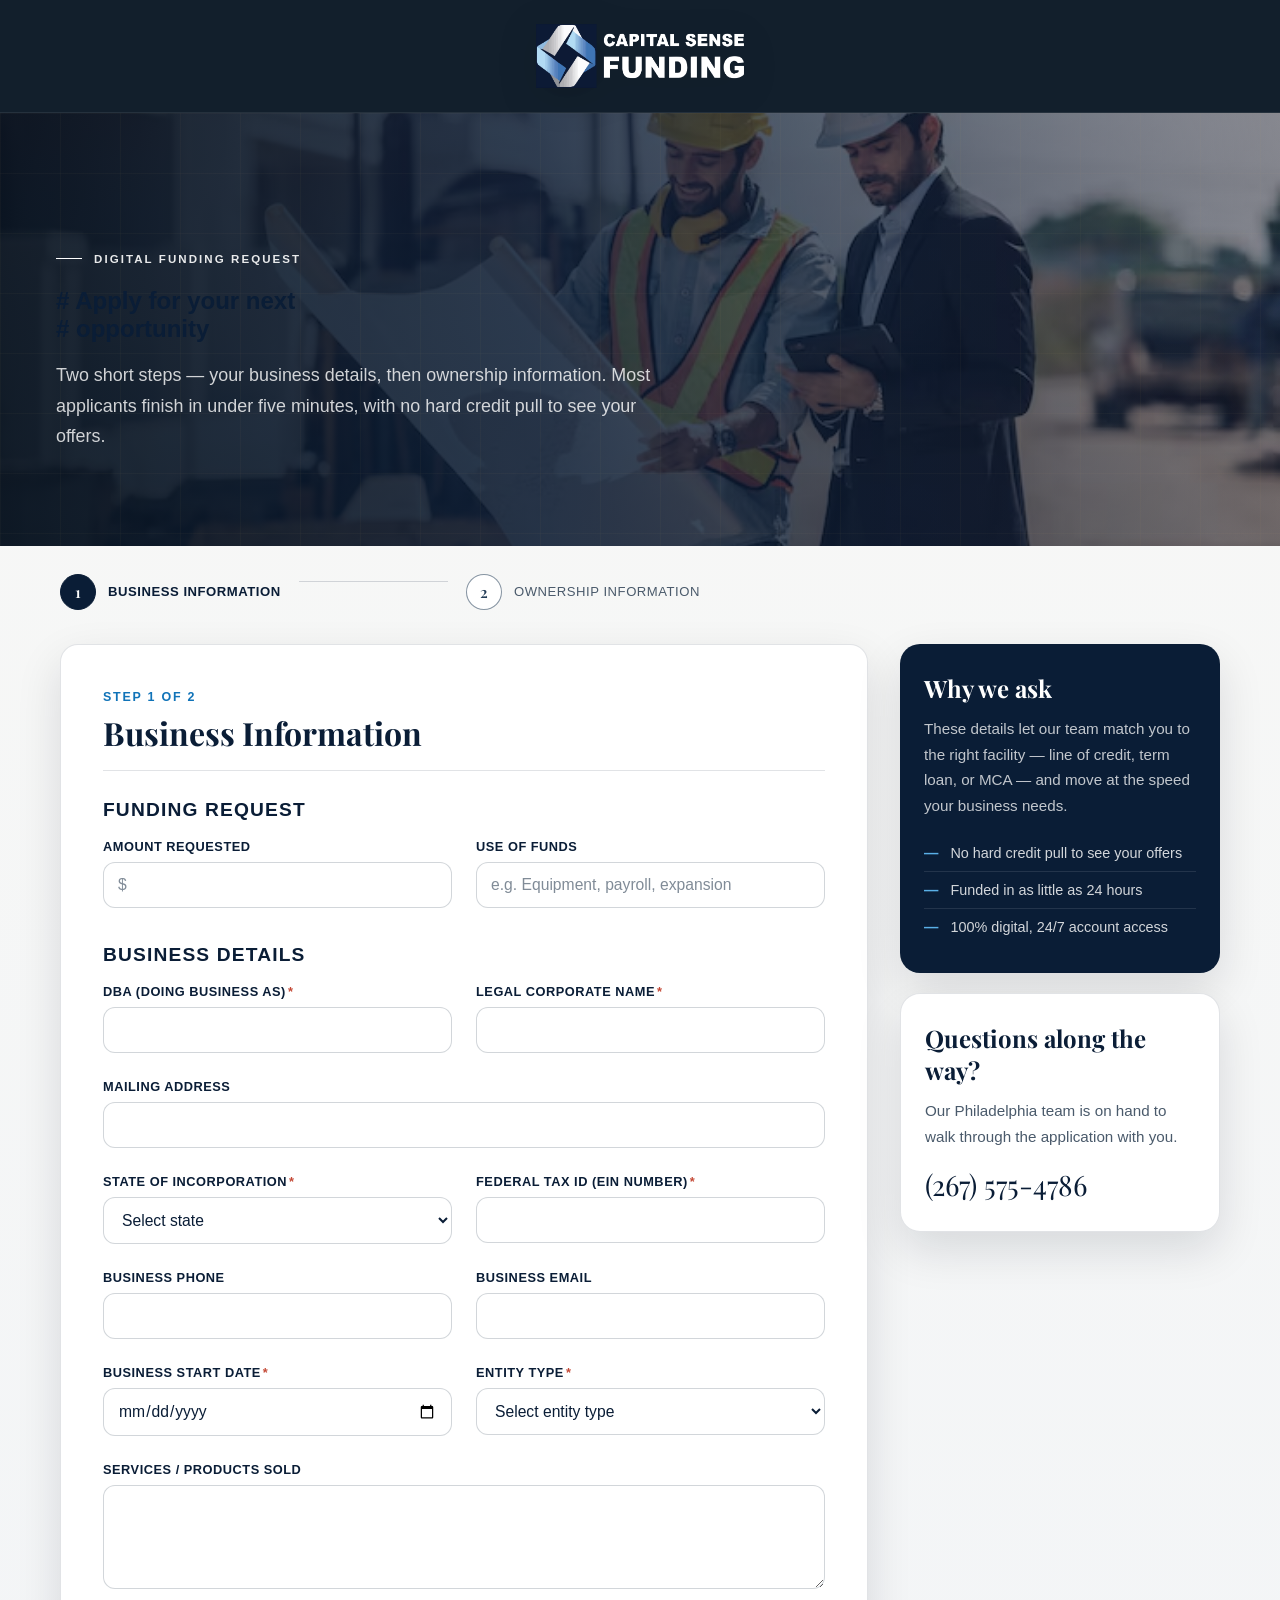
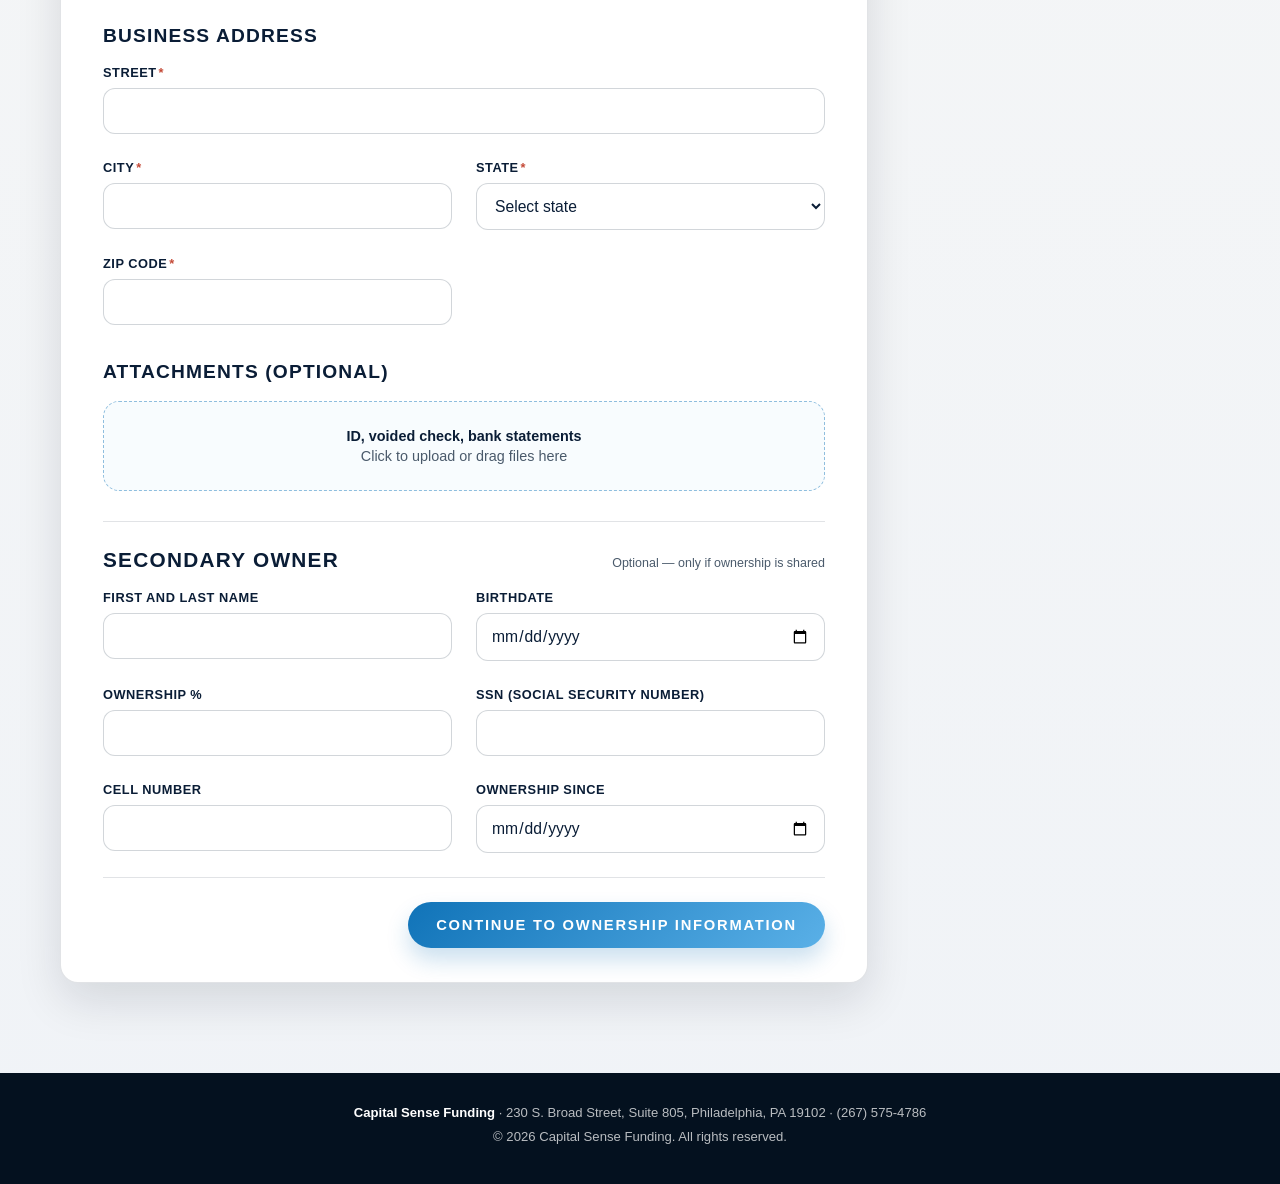
<file: apply-online.html>
<!DOCTYPE html>
<html lang="en">
<head>
<meta charset="UTF-8">
<meta name="viewport" content="width=device-width, initial-scale=1.0">
<title>Apply Online | Capital Sense Funding</title>
<link rel="preconnect" href="https://fonts.googleapis.com">
<link href="https://fonts.googleapis.com/css2?family=Playfair+Display:ital,wght@0,500;0,600;0,700;1,500&family=Inter:wght@400;500;600;700&display=swap" rel="stylesheet">
<style>
  :root {
    --navy: #04111f;
    --navy-mid: #0a1d36;
    --navy-light: #243d57;
    --gold: #5ab0e7;
    --gold-deep: #1073b8;
    --cream: #f5f0e8;
    --white: #ffffff;
    --gray: #8a9bb0;
    --gray-light: #d0d8e4;
    --text-body: #4a5a6b;
    --line: rgba(10, 29, 54, 0.12);
    --error: #c44936;
    --radius: 18px;
    --shadow: 0 18px 46px rgba(4, 17, 31, 0.12);
  }

  * { box-sizing: border-box; }
  html { scroll-behavior: smooth; }
  body {
    margin: 0;
    font-family: 'DM Sans', sans-serif;
    background: linear-gradient(180deg, #f8f8f6 0%, #f0f3f7 100%);
    color: var(--navy-mid);
    overflow-x: hidden;
  }

  h1, h2, h3 { margin: 0; }
  a { color: inherit; }

  .site-header {
    position: relative;
    z-index: 20;
    background: rgba(4, 17, 31, 0.94);
    border-bottom: 1px solid rgba(255, 255, 255, 0.08);
  }

  .brand-lockup {
    max-width: 1280px;
    margin: 0 auto;
    min-height: 112px;
    display: flex;
    align-items: center;
    justify-content: center;
    padding: 18px 40px;
  }

  .brand-lockup img {
    display: block;
    height: 64px;
    width: auto;
    max-width: 100%;
    object-fit: contain;
    filter: drop-shadow(0 8px 18px rgba(0, 0, 0, 0.14));
  }

  .nav-links {
    display: flex;
    align-items: center;
    gap: 32px;
    list-style: none;
    margin: 0;
    padding: 0;
  }

  .nav-links a {
    font-family: 'Barlow Condensed', sans-serif;
    font-size: 0.875rem;
    font-weight: 600;
    letter-spacing: 0.1em;
    text-transform: uppercase;
    color: var(--gray);
    text-decoration: none;
    transition: color 0.2s ease;
  }

  .nav-links a:hover,
  .nav-links a.active {
    color: var(--gold);
  }

  .nav-cta {
    display: inline-flex;
    align-items: center;
    justify-content: center;
    background: #5b9bd5;
    color: #fff !important;
    padding: 16px 32px;
    font-family: 'Barlow Condensed', sans-serif;
    font-weight: 700 !important;
    font-size: 0.95rem !important;
    letter-spacing: 0.12em !important;
    text-transform: uppercase;
    text-decoration: none;
    white-space: nowrap;
    border-radius: 999px;
    transition: background 0.2s ease, transform 0.2s ease !important;
  }

  .nav-cta:hover {
    background: #7fb4e6 !important;
    transform: translateY(-1px);
  }

  .page-hero {
    position: relative;
    min-height: 34vh;
    display: flex;
    align-items: flex-end;
    background: var(--navy);
    overflow: hidden;
    padding: 132px 56px 76px;
  }

  .hero-bg {
    position: absolute;
    inset: 0;
    background:
      linear-gradient(90deg, rgba(4, 17, 31, 0.88) 0%, rgba(10, 29, 54, 0.8) 42%, rgba(10, 29, 54, 0.28) 100%),
      linear-gradient(180deg, rgba(4, 17, 31, 0.18) 0%, rgba(4, 17, 31, 0.38) 100%),
      url('images/construction.avif') center center / cover no-repeat;
  }

  .hero-grid {
    position: absolute;
    inset: 0;
    background-image:
      linear-gradient(rgba(200,169,110,0.04) 1px, transparent 1px),
      linear-gradient(90deg, rgba(200,169,110,0.04) 1px, transparent 1px);
    background-size: 60px 60px;
  }

  .hero-content {
    position: relative;
    z-index: 1;
    max-width: 1240px;
    width: 100%;
    margin: 0 auto;
  }

  .hero-eyebrow {
    display: inline-flex;
    align-items: center;
    gap: 12px;
    margin-bottom: 22px;
    font-size: 0.72rem;
    font-weight: 600;
    letter-spacing: 0.18em;
    text-transform: uppercase;
    color: rgba(255, 255, 255, 0.9);
  }

  .hero-eyebrow-line {
    display: block;
    width: 26px;
    height: 1px;
    background: #fff;
  }

  .hero h1 {
    font-family: 'Playfair Display', serif;
    font-size: clamp(2.6rem, 4.2vw, 4.8rem);
    font-weight: 500;
    line-height: 1.05;
    color: #bfe3ff;
    max-width: 820px;
    margin-bottom: 26px;
    letter-spacing: -0.03em;
    text-shadow: 0 4px 24px rgba(0, 0, 0, 0.2);
  }

  .hero h1 .hash {
    color: #bfe3ff;
    font-style: normal;
    font-weight: 600;
    opacity: 0.95;
  }

  .hero h1 .soft {
    color: #eaf7ff;
  }

  .hero-sub {
    max-width: 600px;
    font-size: 1.12rem;
    font-weight: 300;
    line-height: 1.7;
    color: rgba(255, 255, 255, 0.8);
  }

  .stepper-wrap {
    max-width: 1240px;
    margin: 28px auto 0;
    padding: 0 40px;
  }

  .stepper {
    display: flex;
    align-items: center;
    gap: 0;
    max-width: 640px;
  }

  .step-node {
    display: flex;
    align-items: center;
    gap: 12px;
    flex: 0 0 auto;
  }

  .step-circle {
    width: 36px;
    height: 36px;
    border-radius: 50%;
    display: flex;
    align-items: center;
    justify-content: center;
    font-family: 'Playfair Display', serif;
    font-weight: 600;
    font-size: 0.95rem;
    background: var(--white);
    color: var(--navy-light);
    border: 1.5px solid rgba(36, 61, 87, 0.55);
    transition: all 0.25s ease;
  }

  .step-node.active .step-circle,
  .step-node.done .step-circle {
    background: var(--navy-mid);
    border-color: var(--navy-mid);
    color: var(--white);
  }

  .step-node.done .step-circle {
    background: var(--gold);
    border-color: var(--gold);
    color: var(--navy-mid);
  }

  .step-label {
    font-size: 0.82rem;
    color: var(--text-body);
    letter-spacing: 0.04em;
    text-transform: uppercase;
  }

  .step-node.active .step-label {
    color: var(--navy-mid);
    font-weight: 700;
  }

  .step-track {
    flex: 1 1 auto;
    height: 1px;
    background: rgba(10, 29, 54, 0.16);
    margin: 0 18px;
    position: relative;
    top: -10px;
  }

  main.form-shell {
    max-width: 1240px;
    margin: 34px auto 90px;
    padding: 0 40px;
    display: grid;
    grid-template-columns: minmax(0, 1fr) 320px;
    gap: 32px;
    align-items: start;
  }

  .form-card {
    background: var(--white);
    border: 1px solid var(--line);
    border-radius: var(--radius);
    box-shadow: var(--shadow);
    padding: 42px 42px 34px;
  }

  .step-panel { display: none; }
  .step-panel.active {
    display: block;
    animation: reveal 0.35s ease;
  }

  @keyframes reveal {
    from { opacity: 0; transform: translateY(8px); }
    to { opacity: 1; transform: translateY(0); }
  }

  .step-eyebrow {
    display: inline-block;
    font-size: 0.78rem;
    font-weight: 700;
    letter-spacing: 0.14em;
    text-transform: uppercase;
    color: var(--gold-deep);
    margin-bottom: 10px;
  }

  .step-title {
    font-family: 'Playfair Display', serif;
    font-size: clamp(2rem, 2.3vw, 2.6rem);
    line-height: 1.2;
    color: var(--navy-mid);
    padding-bottom: 18px;
    border-bottom: 1px solid var(--line);
    margin-bottom: 28px;
  }

  fieldset {
    border: 0;
    margin: 0 0 30px;
    padding: 0;
  }

  fieldset legend {
    font-family: 'Barlow Condensed', sans-serif;
    font-size: 1.2rem;
    font-weight: 600;
    letter-spacing: 0.06em;
    text-transform: uppercase;
    color: var(--navy-mid);
    margin-bottom: 18px;
    padding: 0;
  }

  .grid {
    display: grid;
    grid-template-columns: repeat(2, minmax(0, 1fr));
    gap: 20px 24px;
  }

  .field {
    display: flex;
    flex-direction: column;
    gap: 8px;
    margin-bottom: 6px;
  }

  .field.full { grid-column: 1 / -1; }

  .field label {
    font-size: 0.8rem;
    font-weight: 700;
    letter-spacing: 0.04em;
    color: var(--navy-mid);
    text-transform: uppercase;
  }

  .field label .req { color: var(--error); margin-left: 2px; }

  input[type=text],
  input[type=email],
  input[type=tel],
  input[type=date],
  input[type=number],
  select,
  textarea {
    width: 100%;
    background: var(--white);
    color: var(--navy-mid);
    border: 1px solid rgba(10, 29, 54, 0.18);
    border-radius: 12px;
    padding: 13px 14px;
    font-size: 0.98rem;
    font-family: 'DM Sans', sans-serif;
    transition: border-color 0.2s ease, box-shadow 0.2s ease;
  }

  input::placeholder,
  textarea::placeholder {
    color: rgba(74, 90, 107, 0.7);
  }

  input:focus,
  select:focus,
  textarea:focus {
    outline: none;
    border-color: var(--gold-deep);
    box-shadow: 0 0 0 3px rgba(16, 115, 184, 0.14);
  }

  textarea {
    resize: vertical;
    min-height: 104px;
  }

  .file-drop {
    display: block;
    border: 1.5px dashed rgba(16, 115, 184, 0.45);
    border-radius: 16px;
    padding: 26px 20px;
    text-align: center;
    color: var(--text-body);
    font-size: 0.9rem;
    background: rgba(90, 176, 232, 0.04);
    cursor: pointer;
    transition: border-color 0.2s ease, background 0.2s ease;
  }

  .file-drop:hover {
    border-color: var(--gold-deep);
    background: rgba(90, 176, 232, 0.08);
  }

  .file-drop strong {
    display: block;
    margin-bottom: 4px;
    color: var(--navy-mid);
    font-weight: 700;
  }

  .file-drop input { display: none; }

  .subsection {
    border-top: 1px solid var(--line);
    padding-top: 26px;
    margin-top: 10px;
  }

  .subsection-head {
    display: flex;
    align-items: baseline;
    justify-content: space-between;
    gap: 18px;
    margin-bottom: 18px;
  }

  .subsection-head h3 {
    font-family: 'Barlow Condensed', sans-serif;
    font-size: 1.3rem;
    font-weight: 600;
    letter-spacing: 0.06em;
    text-transform: uppercase;
    color: var(--navy-mid);
  }

  .subsection-note {
    font-size: 0.78rem;
    color: var(--text-body);
  }

  .form-actions {
    display: flex;
    align-items: center;
    justify-content: space-between;
    gap: 18px;
    margin-top: 18px;
    padding-top: 24px;
    border-top: 1px solid var(--line);
  }

  .btn {
    border: 0;
    border-radius: 999px;
    padding: 15px 28px;
    font-family: 'Barlow Condensed', sans-serif;
    font-size: 0.92rem;
    font-weight: 700;
    letter-spacing: 0.12em;
    text-transform: uppercase;
    cursor: pointer;
    transition: transform 0.18s ease, box-shadow 0.18s ease, background 0.18s ease;
  }

  .btn:hover { transform: translateY(-1px); }

  .btn:active { transform: translateY(0); }

  .btn-primary {
    background: linear-gradient(135deg, var(--gold-deep) 0%, var(--gold) 100%);
    color: var(--white);
    box-shadow: 0 12px 22px rgba(16, 115, 184, 0.22);
  }

  .btn-ghost {
    background: transparent;
    border: 1px solid rgba(10, 29, 54, 0.2);
    color: var(--navy-mid);
  }

  .btn[disabled] { opacity: 0.4; cursor: not-allowed; }

  .help {
    position: sticky;
    top: 128px;
    display: flex;
    flex-direction: column;
    gap: 20px;
  }

  .help-card {
    background: var(--navy-mid);
    border-radius: 20px;
    padding: 28px 24px;
    color: rgba(255, 255, 255, 0.82);
    box-shadow: var(--shadow);
  }

  .help-card h3 {
    font-family: 'Playfair Display', serif;
    font-size: 1.5rem;
    margin-bottom: 12px;
    color: var(--white);
  }

  .help-card p {
    margin: 0 0 16px;
    line-height: 1.7;
    color: rgba(255, 255, 255, 0.75);
    font-size: 0.95rem;
  }

  .help-list {
    list-style: none;
    margin: 0;
    padding: 0;
  }

  .help-list li {
    display: flex;
    gap: 12px;
    padding: 10px 0;
    border-top: 1px solid rgba(255, 255, 255, 0.1);
    font-size: 0.9rem;
    color: rgba(255, 255, 255, 0.82);
  }

  .help-list li:first-child { border-top: 0; }

  .help-list .dot {
    color: var(--gold);
    font-weight: 700;
  }

  .help-card.alt {
    background: var(--white);
    border: 1px solid var(--line);
    color: var(--navy-mid);
  }

  .help-card.alt h3 {
    color: var(--navy-mid);
  }

  .help-card.alt p {
    color: var(--text-body);
  }

  .help-phone {
    display: inline-block;
    font-family: 'Playfair Display', serif;
    font-size: 1.75rem;
    color: var(--navy-mid);
    text-decoration: none;
  }

  footer.site {
    background: var(--navy);
    color: rgba(255, 255, 255, 0.72);
    text-align: center;
    padding: 28px 24px 36px;
    font-size: 0.82rem;
    line-height: 1.8;
  }

  footer.site strong { color: var(--white); }

  @media (max-width: 980px) {
    .site-nav {
      flex-wrap: wrap;
      justify-content: center;
      padding-top: 16px;
      padding-bottom: 18px;
    }

    .nav-links {
      order: 3;
      width: 100%;
      justify-content: center;
      flex-wrap: wrap;
    }

    main.form-shell {
      grid-template-columns: 1fr;
    }

    .help {
      position: static;
    }
  }

  @media (max-width: 720px) {
    .page-hero {
      padding-left: 24px;
      padding-right: 24px;
    }

    .stepper-wrap,
    main.form-shell {
      padding-left: 20px;
      padding-right: 20px;
    }

    .form-card {
      padding: 28px 20px 22px;
    }

    .grid {
      grid-template-columns: 1fr;
    }

    .form-actions {
      flex-direction: column;
      align-items: stretch;
    }

    .btn {
      width: 100%;
    }
  }

  @media (prefers-reduced-motion: reduce) {
    * { animation: none !important; transition: none !important; }
  }
</style>
</head>
<body>

<header class="site-header" aria-label="Brand header">
  <div class="brand-lockup">
    <img src="images/Test1.png" alt="Capital Sense Funding logo" loading="eager">
  </div>
</header>

<section class="page-hero">
  <div class="hero-bg"></div>
  <div class="hero-grid"></div>
  <div class="hero-content">
    <div class="hero-eyebrow">
      <span class="hero-eyebrow-line"></span>
      <span>Digital Funding Request</span>
    </div>
    <h1>
      <span class="hash">#</span> <span class="soft">Apply for your next</span><br>
      <span class="hash">#</span> <span class="soft">opportunity</span>
    </h1>
    <p class="hero-sub">Two short steps — your business details, then ownership information. Most applicants finish in under five minutes, with no hard credit pull to see your offers.</p>
  </div>
</section>

<div class="stepper-wrap">
  <div class="stepper">
    <div class="step-node active" data-step-node="1">
      <div class="step-circle">1</div>
      <span class="step-label">Business Information</span>
    </div>
    <div class="step-track"></div>
    <div class="step-node" data-step-node="2">
      <div class="step-circle">2</div>
      <span class="step-label">Ownership Information</span>
    </div>
  </div>
</div>

<main class="form-shell">
  <form class="form-card" id="apply-form" novalidate>

    <!-- STEP 1 -->
    <div class="step-panel active" data-step="1">
      <span class="step-eyebrow">Step 1 of 2</span>
      <h2 class="step-title">Business Information</h2>

      <fieldset>
        <legend>Funding Request</legend>
        <div class="grid">
          <div class="field">
            <label for="amount">Amount requested</label>
            <input type="text" id="amount" name="amount" placeholder="$">
          </div>
          <div class="field">
            <label for="use-of-funds">Use of funds</label>
            <input type="text" id="use-of-funds" name="use_of_funds" placeholder="e.g. Equipment, payroll, expansion">
          </div>
        </div>
      </fieldset>

      <fieldset>
        <legend>Business Details</legend>
        <div class="grid">
          <div class="field">
            <label for="dba">DBA (doing business as)<span class="req">*</span></label>
            <input type="text" id="dba" name="dba" required>
          </div>
          <div class="field">
            <label for="legal-name">Legal corporate name<span class="req">*</span></label>
            <input type="text" id="legal-name" name="legal_name" required>
          </div>
          <div class="field full">
            <label for="mailing-address">Mailing address</label>
            <input type="text" id="mailing-address" name="mailing_address">
          </div>
          <div class="field">
            <label for="state-incorp">State of incorporation<span class="req">*</span></label>
            <select id="state-incorp" name="state_incorporation" required></select>
          </div>
          <div class="field">
            <label for="ein">Federal Tax ID (EIN number)<span class="req">*</span></label>
            <input type="text" id="ein" name="ein" required>
          </div>
          <div class="field">
            <label for="biz-phone">Business phone</label>
            <input type="tel" id="biz-phone" name="business_phone">
          </div>
          <div class="field">
            <label for="biz-email">Business email</label>
            <input type="email" id="biz-email" name="business_email">
          </div>
          <div class="field">
            <label for="start-date">Business start date<span class="req">*</span></label>
            <input type="date" id="start-date" name="business_start_date" required>
          </div>
          <div class="field">
            <label for="entity-type">Entity type<span class="req">*</span></label>
            <select id="entity-type" name="entity_type" required>
              <option value="">Select entity type</option>
              <option>Sole Proprietorship</option>
              <option>LLC</option>
              <option>Corporation</option>
              <option>Partnership</option>
            </select>
          </div>
          <div class="field full">
            <label for="products">Services / products sold</label>
            <textarea id="products" name="products_sold"></textarea>
          </div>
        </div>
      </fieldset>

      <fieldset>
        <legend>Business Address</legend>
        <div class="grid">
          <div class="field full">
            <label for="biz-street">Street<span class="req">*</span></label>
            <input type="text" id="biz-street" name="business_street" required>
          </div>
          <div class="field">
            <label for="biz-city">City<span class="req">*</span></label>
            <input type="text" id="biz-city" name="business_city" required>
          </div>
          <div class="field">
            <label for="biz-state">State<span class="req">*</span></label>
            <select id="biz-state" name="business_state" required></select>
          </div>
          <div class="field">
            <label for="biz-zip">Zip code<span class="req">*</span></label>
            <input type="text" id="biz-zip" name="business_zip" required>
          </div>
        </div>
      </fieldset>

      <fieldset>
        <legend>Attachments (optional)</legend>
        <label class="file-drop">
          <strong>ID, voided check, bank statements</strong>
          Click to upload or drag files here
          <input type="file" name="attachments" multiple>
        </label>
      </fieldset>

      <div class="subsection">
        <div class="subsection-head">
          <h3>Secondary Owner</h3>
          <span class="subsection-note">Optional — only if ownership is shared</span>
        </div>
        <div class="grid">
          <div class="field">
            <label for="sec-name">First and last name</label>
            <input type="text" id="sec-name" name="secondary_name">
          </div>
          <div class="field">
            <label for="sec-birthdate">Birthdate</label>
            <input type="date" id="sec-birthdate" name="secondary_birthdate">
          </div>
          <div class="field">
            <label for="sec-ownership">Ownership %</label>
            <input type="text" id="sec-ownership" name="secondary_ownership">
          </div>
          <div class="field">
            <label for="sec-ssn">SSN (Social Security Number)</label>
            <input type="text" id="sec-ssn" name="secondary_ssn">
          </div>
          <div class="field">
            <label for="sec-cell">Cell number</label>
            <input type="tel" id="sec-cell" name="secondary_cell">
          </div>
          <div class="field">
            <label for="sec-since">Ownership since</label>
            <input type="date" id="sec-since" name="secondary_ownership_since">
          </div>
        </div>
      </div>

      <div class="form-actions">
        <span></span>
        <button type="button" class="btn btn-primary" data-action="next">Continue to Ownership Information</button>
      </div>
    </div>

    <!-- STEP 2 -->
    <div class="step-panel" data-step="2">
      <span class="step-eyebrow">Step 2 of 2</span>
      <h2 class="step-title">Ownership Information</h2>

      <fieldset>
        <legend>Primary Owner</legend>
        <div class="grid">
          <div class="field">
            <label for="own-name">First and last name<span class="req">*</span></label>
            <input type="text" id="own-name" name="owner_name" required>
          </div>
          <div class="field">
            <label for="own-title">Title<span class="req">*</span></label>
            <input type="text" id="own-title" name="owner_title" required>
          </div>
          <div class="field">
            <label for="own-email">E-mail address<span class="req">*</span></label>
            <input type="email" id="own-email" name="owner_email" required>
          </div>
          <div class="field">
            <label for="own-cell">Cell number<span class="req">*</span></label>
            <input type="tel" id="own-cell" name="owner_cell" required>
          </div>
          <div class="field">
            <label for="own-ssn">SSN (Social Security Number)<span class="req">*</span></label>
            <input type="text" id="own-ssn" name="owner_ssn" required>
          </div>
          <div class="field">
            <label for="own-birthdate">Birthdate<span class="req">*</span></label>
            <input type="date" id="own-birthdate" name="owner_birthdate" required>
          </div>
          <div class="field">
            <label for="own-pct">Ownership %<span class="req">*</span></label>
            <input type="text" id="own-pct" name="owner_pct" required>
          </div>
          <div class="field">
            <label for="own-since">Ownership since<span class="req">*</span></label>
            <input type="date" id="own-since" name="owner_since" required>
          </div>
        </div>
      </fieldset>

      <fieldset>
        <legend>Home Address</legend>
        <div class="grid">
          <div class="field full">
            <label for="home-street">Street<span class="req">*</span></label>
            <input type="text" id="home-street" name="home_street" required>
          </div>
          <div class="field">
            <label for="home-city">City<span class="req">*</span></label>
            <input type="text" id="home-city" name="home_city" required>
          </div>
          <div class="field">
            <label for="home-state">State<span class="req">*</span></label>
            <select id="home-state" name="home_state" required></select>
          </div>
          <div class="field">
            <label for="home-zip">Zip code<span class="req">*</span></label>
            <input type="text" id="home-zip" name="home_zip" required>
          </div>
        </div>
      </fieldset>

      <div class="form-actions">
        <button type="button" class="btn btn-ghost" data-action="back">Back to Business Information</button>
        <button type="submit" class="btn btn-primary">Submit Application</button>
      </div>
    </div>

  </form>

  <aside class="help">
    <div class="help-card">
      <h3>Why we ask</h3>
      <p>These details let our team match you to the right facility — line of credit, term loan, or MCA — and move at the speed your business needs.</p>
      <ul class="help-list">
        <li><span class="dot">—</span> No hard credit pull to see your offers</li>
        <li><span class="dot">—</span> Funded in as little as 24 hours</li>
        <li><span class="dot">—</span> 100% digital, 24/7 account access</li>
      </ul>
    </div>
    <div class="help-card alt">
      <h3>Questions along the way?</h3>
      <p>Our Philadelphia team is on hand to walk through the application with you.</p>
      <a class="help-phone" href="tel:2675754786">(267) 575-4786</a>
    </div>
  </aside>
</main>

<footer class="site">
  <strong>Capital Sense Funding</strong> · 230 S. Broad Street, Suite 805, Philadelphia, PA 19102 · (267) 575-4786<br>
  © 2026 Capital Sense Funding. All rights reserved.
</footer>

<script>
  const states = ["Alabama","Alaska","Arizona","Arkansas","California","Colorado","Connecticut","Delaware","District Of Columbia","Florida","Georgia","Hawaii","Idaho","Illinois","Indiana","Iowa","Kansas","Kentucky","Louisiana","Maine","Maryland","Massachusetts","Michigan","Minnesota","Mississippi","Missouri","Montana","Nebraska","Nevada","New Hampshire","New Jersey","New Mexico","New York","North Carolina","North Dakota","Ohio","Oklahoma","Oregon","Pennsylvania","Rhode Island","South Carolina","South Dakota","Tennessee","Texas","Utah","Vermont","Virginia","Washington","West Virginia","Wisconsin","Wyoming"];

  document.querySelectorAll('select[name="state_incorporation"], select[name="business_state"], select[name="home_state"]').forEach(sel => {
    const placeholder = document.createElement('option');
    placeholder.value = "";
    placeholder.textContent = "Select state";
    sel.appendChild(placeholder);
    states.forEach(s => {
      const opt = document.createElement('option');
      opt.value = s;
      opt.textContent = s;
      sel.appendChild(opt);
    });
    sel.value = "";
  });

  const panels = document.querySelectorAll('.step-panel');
  const nodes = document.querySelectorAll('[data-step-node]');

  function goToStep(step){
    panels.forEach(p => p.classList.toggle('active', p.dataset.step === String(step)));
    nodes.forEach(n => {
      const s = Number(n.dataset.stepNode);
      n.classList.toggle('active', s === step);
      n.classList.toggle('done', s < step);
    });
    window.scrollTo({top: document.querySelector('.stepper-wrap').offsetTop - 20, behavior:'smooth'});
  }

  document.querySelector('[data-action="next"]').addEventListener('click', () => {
    const panel1 = document.querySelector('.step-panel[data-step="1"]');
    const required = panel1.querySelectorAll('[required]');
    let valid = true;
    required.forEach(f => { if(!f.value){ valid = false; f.style.borderColor = 'var(--error)'; } else { f.style.borderColor = ''; } });
    if(!valid){ return; }
    goToStep(2);
  });

  document.querySelector('[data-action="back"]').addEventListener('click', () => goToStep(1));

  document.getElementById('apply-form').addEventListener('submit', (e) => {
    e.preventDefault();
    const form = e.currentTarget;
    const required = form.querySelectorAll('[required]');
    let valid = true;

    required.forEach(field => {
      const fieldValid = field.checkValidity();
      field.style.borderColor = fieldValid ? '' : 'var(--error)';
      if (!fieldValid) valid = false;
    });

    if (!valid) {
      form.querySelector(':invalid').focus();
      return;
    }

    const labels = new Map(
      Array.from(form.querySelectorAll('label[for]')).map(label => [label.htmlFor, label.textContent.replace('*', '').trim()])
    );
    const lines = ['Capital Sense Funding application'];

    Array.from(form.elements).forEach(field => {
      if (!field.name) return;

      let value;
      if (field.type === 'file') {
        value = Array.from(field.files).map(file => file.name).join(', ');
      } else {
        value = field.value.trim();
      }

      lines.push(`${labels.get(field.id) || field.name}=${value || 'Not provided'}`);
    });

    const recipients = 'info@capitalsensefunding.com,capitalsense230@gmail.com,davidestulin@gmail.com';
    const subject = encodeURIComponent('New Capital Sense Funding application');
    const body = encodeURIComponent(lines.join('\n'));
    window.location.href = `mailto:${recipients}?subject=${subject}&body=${body}`;

    // give the email client a moment to open before navigating away
    setTimeout(() => { window.location.href = 'thank-you.html'; }, 400);
  });
</script>

</body>
</html>
</file>
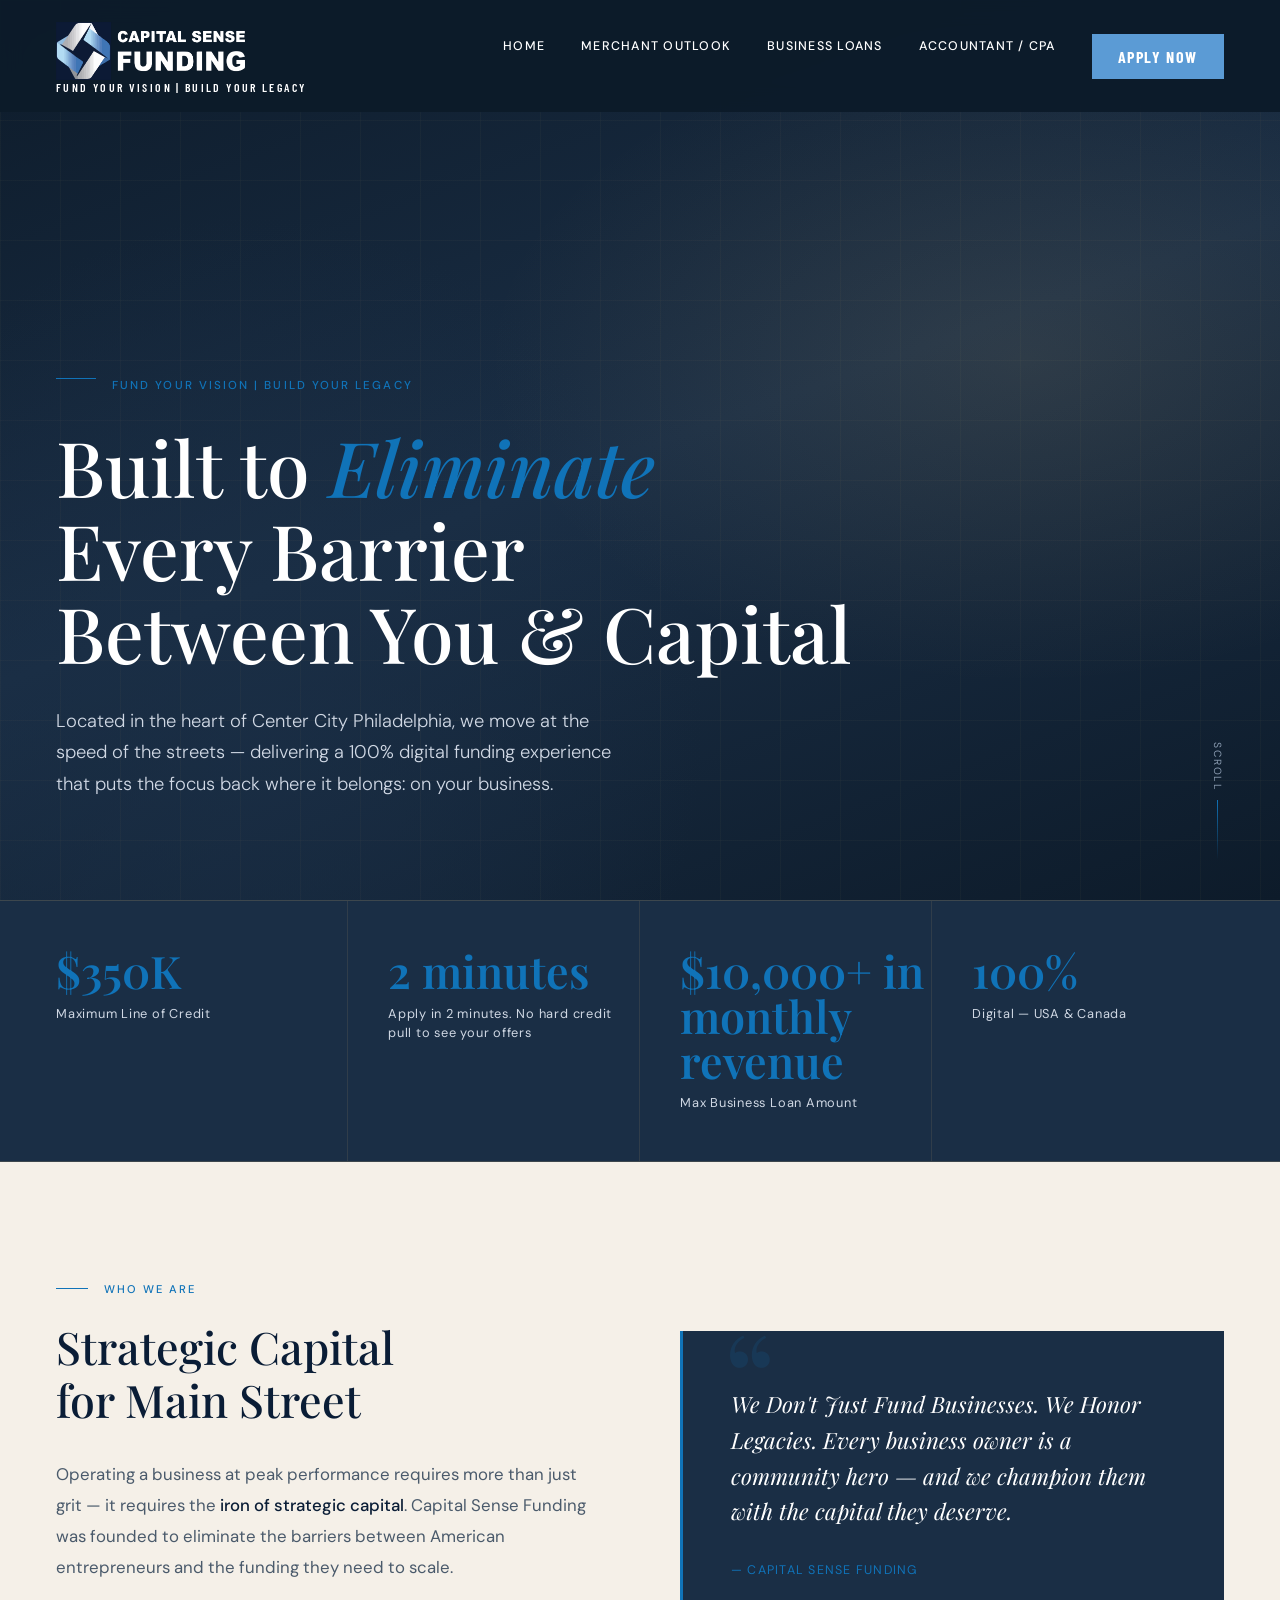
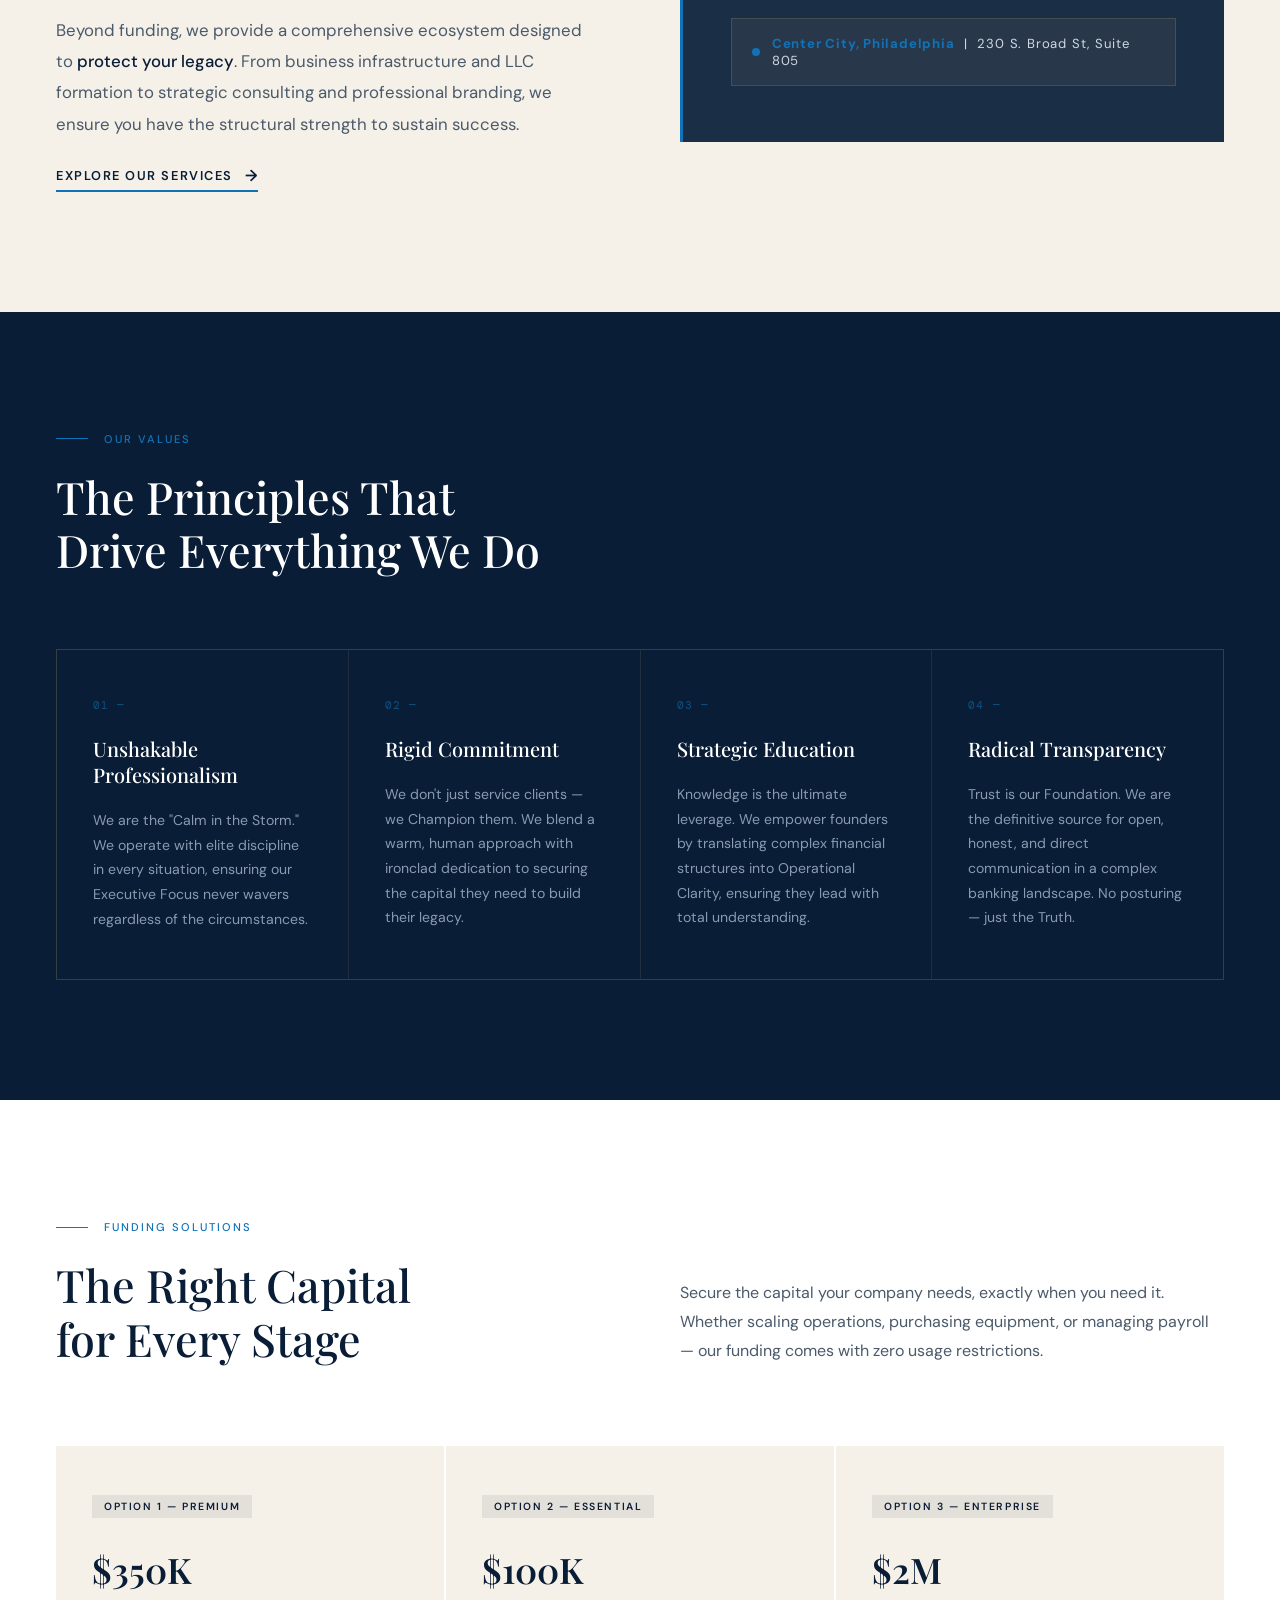
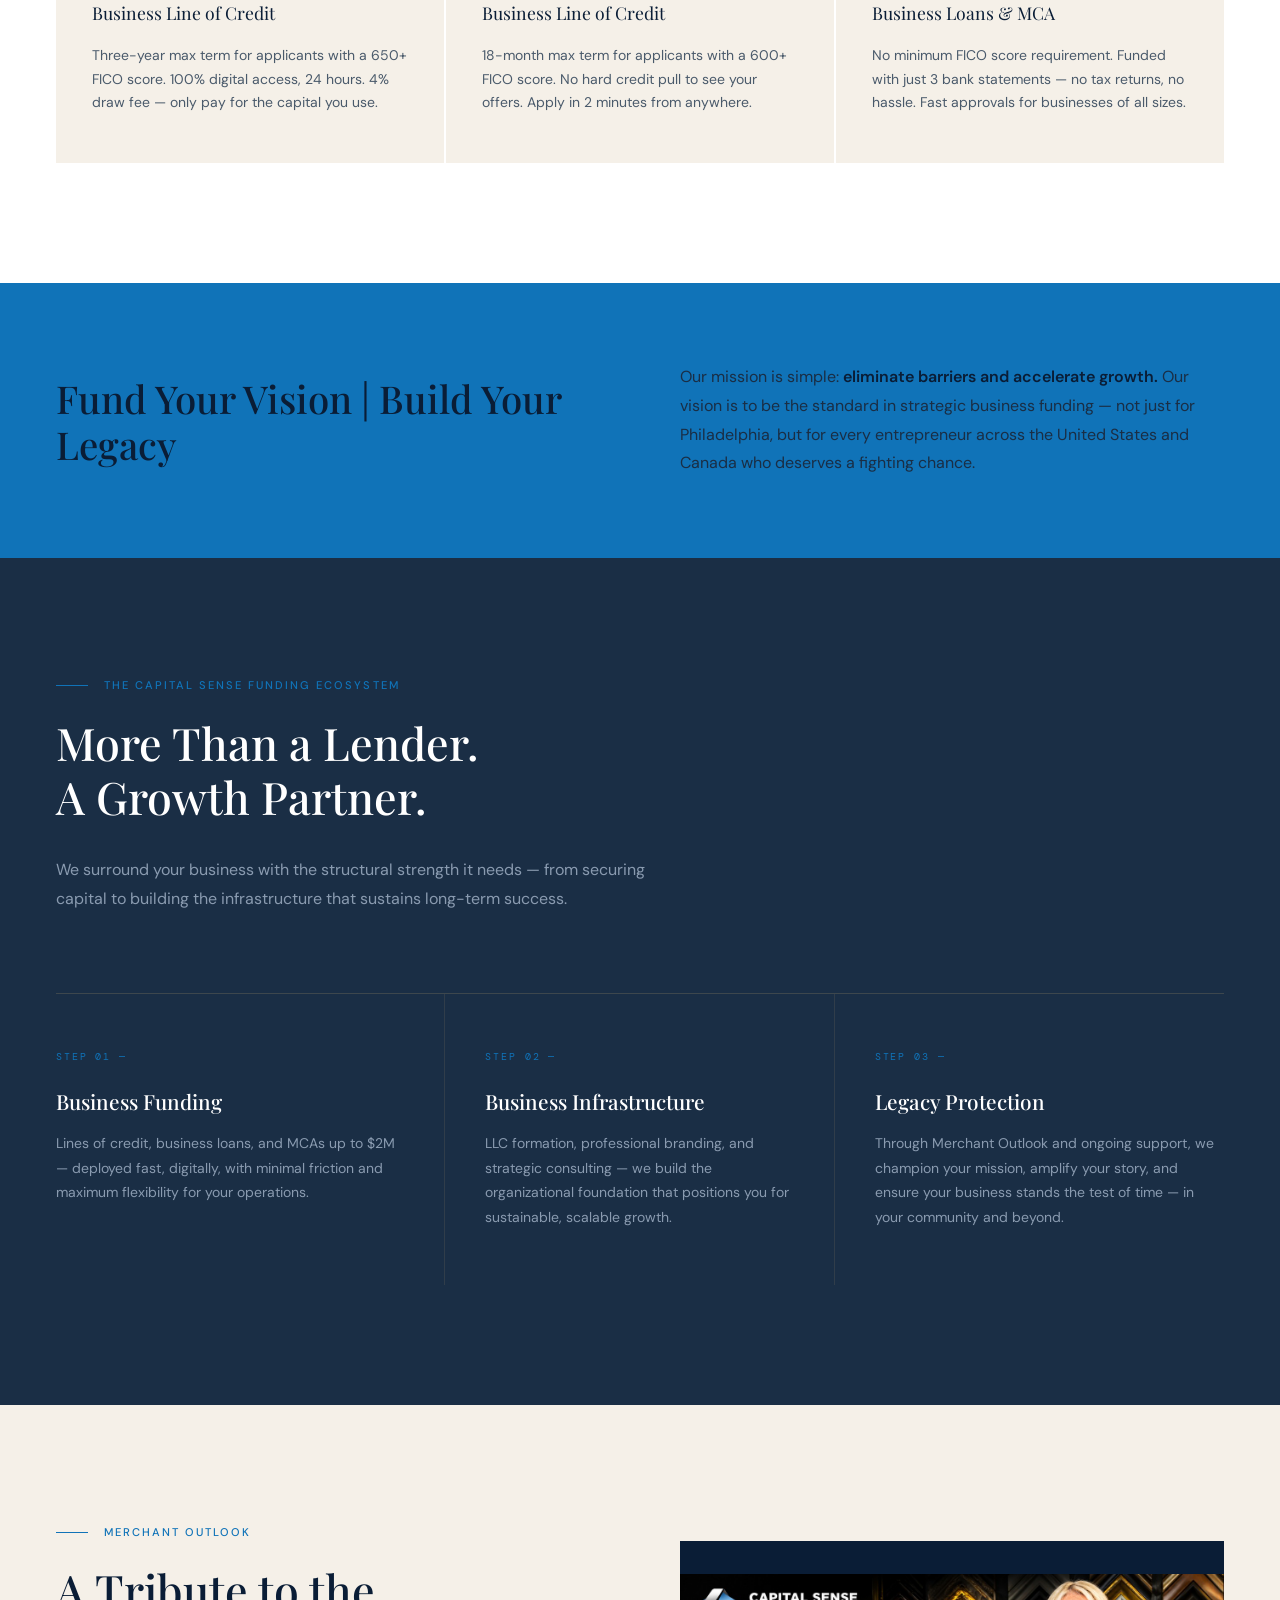
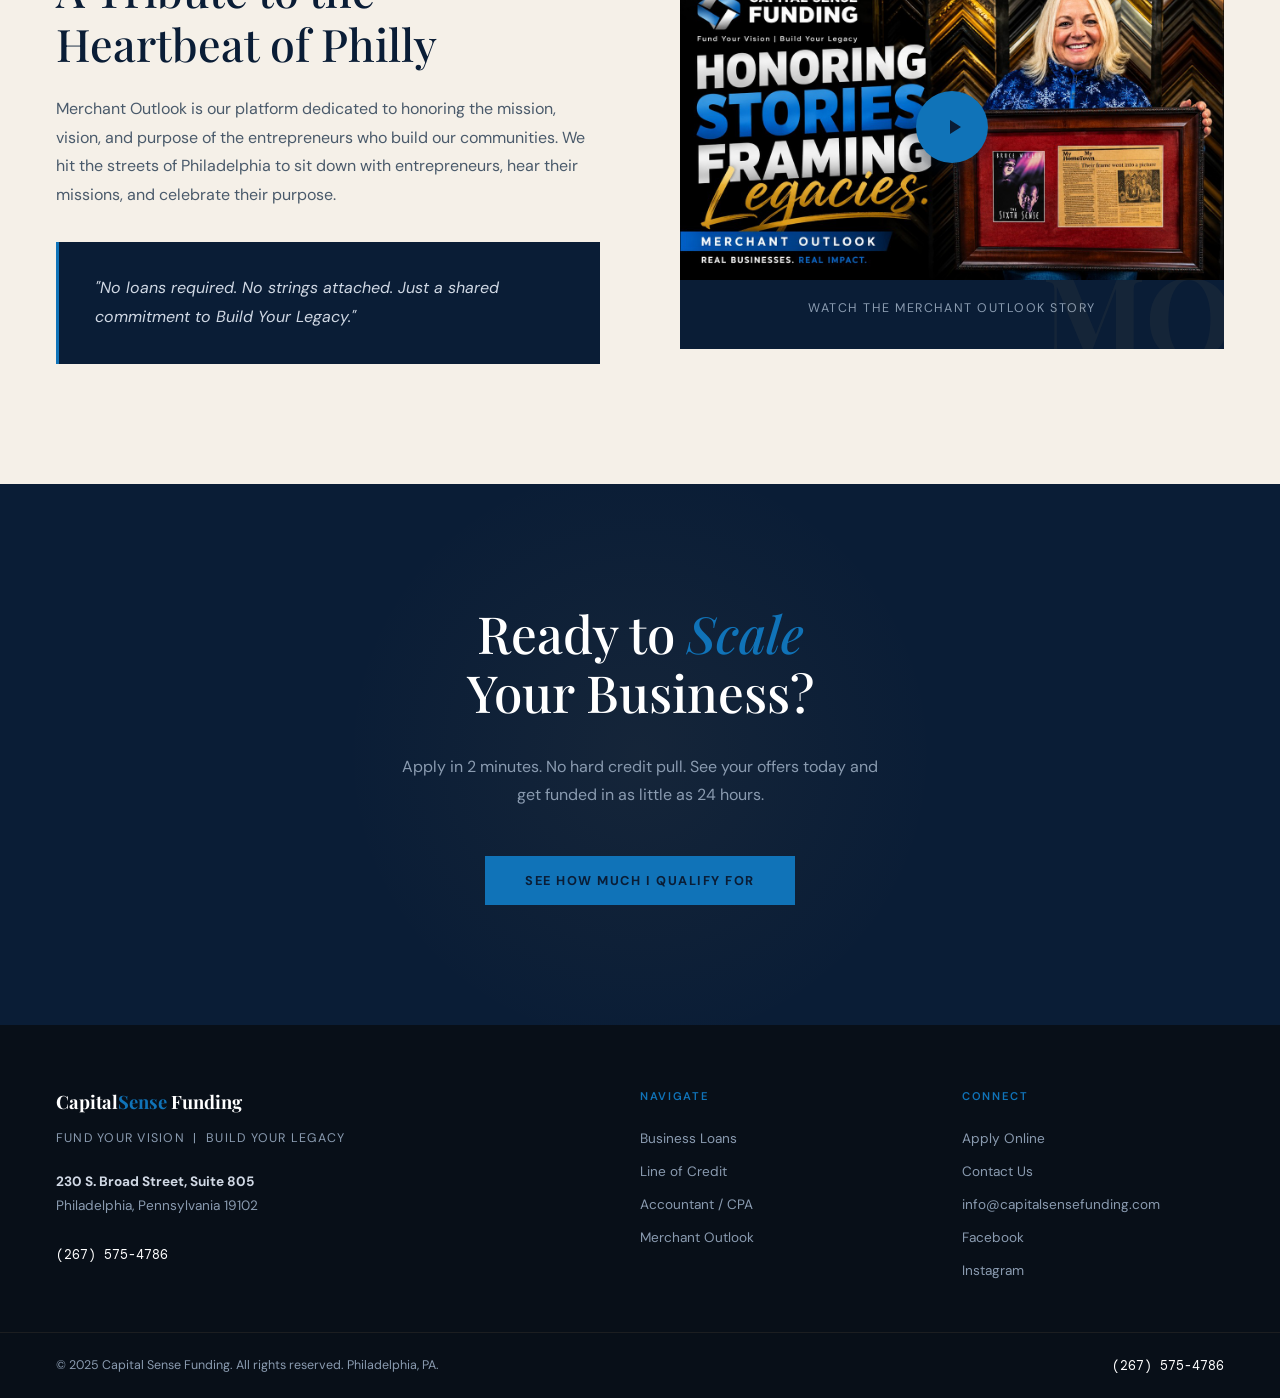
<file: csf-about.html>
<!DOCTYPE html>
<html lang="en">
<head>
<meta charset="UTF-8">
<meta name="viewport" content="width=device-width, initial-scale=1.0">
<title>About Us | Capital Sense Funding</title>
<link rel="icon" type="image/jpeg" sizes="32x31" href="images/csf-_logo_32x31.jpg">
<link rel="preconnect" href="https://fonts.googleapis.com">
<link href="https://fonts.googleapis.com/css2?family=Playfair+Display:wght@400;500;600;700&family=DM+Sans:wght@300;400;500&family=DM+Mono:wght@400&family=Barlow+Condensed:wght@500;600;700&display=swap" rel="stylesheet">
<style>
  *, *::before, *::after { box-sizing: border-box; margin: 0; padding: 0; }

  :root {
    --navy: #0A1D36;
    --navy-mid: #1a2e45;
    --navy-light: #243d57;
    --gold: #1073B8;
    --gold-light: #5AB0E8;
    --cream: #f5f0e8;
    --white: #ffffff;
    --gray: #8a9bb0;
    --gray-light: #d0d8e4;
    --text-body: #4a5a6b;
  }

  html { scroll-behavior: smooth; }

  body {
    font-family: 'DM Sans', sans-serif;
    background: var(--white);
    color: var(--navy);
    overflow-x: hidden;
  }

  /* ── NAV ── */
  nav {
    position: fixed; top: 0; left: 0; right: 0; z-index: 100;
    display: flex; align-items: center; justify-content: space-between;
    padding: 0 56px;
    min-height: 112px;
    background: rgba(13,27,42,0.97);
    backdrop-filter: blur(12px);
  }
  .nav-logo {
    display: flex;
    align-items: center;
  }
  .nav-logo img {
    display: block;
    height: 58px;
    width: auto;
    margin-top: 6px;
  }
  .nav-tagline {
    font-family: 'Barlow Condensed', sans-serif;
    font-size: clamp(0.62rem, 0.95vw, 0.74rem);
    font-weight: 600;
    letter-spacing: 0.2em;
    text-transform: uppercase;
    color: var(--white);
    line-height: 1.3;
    max-width: 240px;
    white-space: nowrap;
  }
  .nav-links { display: flex; gap: 36px; list-style: none; }
  .nav-links a {
    font-size: 0.78rem;
    font-weight: 500;
    letter-spacing: 0.1em;
    text-transform: uppercase;
    color: var(--white);
    text-decoration: none;
    transition: color 0.2s;
  }
  .nav-links a:hover { color: var(--gold); }
  .nav-toggle {
    display: none;
    flex-direction: column;
    justify-content: center;
    gap: 5px;
    width: 42px;
    height: 42px;
    background: transparent;
    border: 0;
    cursor: pointer;
    padding: 0;
  }
  .nav-toggle span {
    display: block;
    width: 22px;
    height: 2px;
    background: var(--white);
    border-radius: 999px;
  }
  .nav-cta {
    display: inline-flex;
    align-items: center;
    justify-content: center;
    background: #5b9bd5;
    color: #fff !important;
    padding: 13px 26px;
    font-family: 'Barlow Condensed', sans-serif;
    font-weight: 700 !important;
    font-size: 1rem !important;
    letter-spacing: 0.1em !important;
    text-transform: uppercase;
    text-decoration: none;
    white-space: nowrap;
    transition: background 0.2s, transform 0.2s !important;
  }
  .nav-cta:hover {
    background: #7fb4e6 !important;
    color: #fff !important;
    transform: translateY(-1px);
  }

  /* ── HERO ── */
  .hero {
    position: relative;
    min-height: 100vh;
    background: var(--navy);
    display: flex; align-items: flex-end;
    overflow: hidden;
    padding: 0 56px 100px;
  }
  .hero-bg {
    position: absolute; inset: 0;
    background:
      radial-gradient(ellipse 70% 60% at 80% 40%, rgba(200,169,110,0.12) 0%, transparent 60%),
      radial-gradient(ellipse 50% 80% at 20% 80%, rgba(26,46,69,0.8) 0%, transparent 70%),
      linear-gradient(160deg, #0d1b2a 0%, #1a2e45 50%, #0d1b2a 100%);
  }
  .hero-grid {
    position: absolute; inset: 0;
    background-image: 
      linear-gradient(rgba(200,169,110,0.04) 1px, transparent 1px),
      linear-gradient(90deg, rgba(200,169,110,0.04) 1px, transparent 1px);
    background-size: 60px 60px;
  }
  .hero-content { position: relative; z-index: 2; max-width: 900px; }
  .hero-eyebrow {
    display: flex; align-items: flex-start; gap: 16px;
    margin-bottom: 32px;
    opacity: 0; animation: fadeUp 0.8s ease 0.2s forwards;
  }
  .hero-eyebrow-line { width: 40px; height: 1px; background: var(--gold); }
  .hero-eyebrow-copy { display: flex; flex-direction: column; gap: 6px; }
  .hero-eyebrow-text {
    font-size: 0.72rem; font-weight: 500; letter-spacing: 0.18em;
    text-transform: uppercase; color: var(--gold);
    white-space: nowrap;
  }
  .hero h1 {
    font-family: 'Playfair Display', serif;
    font-size: clamp(3rem, 6vw, 5.5rem);
    font-weight: 500;
    line-height: 1.08;
    color: var(--white);
    margin-bottom: 32px;
    opacity: 0; animation: fadeUp 0.8s ease 0.4s forwards;
  }
  .hero h1 em { font-style: italic; color: var(--gold); }
  .hero-sub {
    font-size: 1.15rem; font-weight: 300; line-height: 1.7;
    color: var(--gray-light); max-width: 560px;
    opacity: 0; animation: fadeUp 0.8s ease 0.6s forwards;
  }
  .hero-scroll {
    position: absolute; bottom: 40px; right: 56px;
    display: flex; flex-direction: column; align-items: center; gap: 8px;
    opacity: 0; animation: fadeUp 0.8s ease 1s forwards;
  }
  .hero-scroll-label {
    font-size: 0.65rem; letter-spacing: 0.18em; text-transform: uppercase;
    color: var(--gray); writing-mode: vertical-rl;
  }
  .hero-scroll-bar {
    width: 1px; height: 60px; background: linear-gradient(to bottom, var(--gold), transparent);
    animation: pulse-bar 2s ease-in-out infinite;
  }

  /* ── STATS BAR ── */
  .stats-bar {
    background: var(--navy-mid);
    border-top: 1px solid rgba(200,169,110,0.2);
    border-bottom: 1px solid rgba(200,169,110,0.2);
    padding: 0 56px;
    display: grid; grid-template-columns: repeat(4, 1fr);
  }
  .stat-item {
    padding: 48px 0;
    border-right: 1px solid rgba(200,169,110,0.12);
    padding-left: 40px;
    transition: background 0.3s;
  }
  .stat-item:first-child { padding-left: 0; }
  .stat-item:last-child { border-right: none; }
  .stat-item:hover { background: rgba(200,169,110,0.04); }
  .stat-number {
    font-family: 'Playfair Display', serif;
    font-size: 2.8rem; font-weight: 600;
    color: var(--gold); line-height: 1;
    margin-bottom: 10px;
  }
  .stat-label {
    font-size: 0.8rem; font-weight: 400; letter-spacing: 0.06em;
    color: var(--gray-light);
    line-height: 1.5;
  }

  /* ── SECTION BASE ── */
  section { padding: 120px 56px; }
  .section-eyebrow {
    display: flex; align-items: center; gap: 16px; margin-bottom: 24px;
  }
  .section-eyebrow-line { width: 32px; height: 1px; background: var(--gold); }
  .section-eyebrow-text {
    font-size: 0.7rem; font-weight: 500; letter-spacing: 0.18em;
    text-transform: uppercase; color: var(--gold);
  }
  h2.section-title {
    font-family: 'Playfair Display', serif;
    font-size: clamp(2rem, 3.5vw, 3rem);
    font-weight: 500; line-height: 1.2; color: var(--navy);
  }
  h2.section-title.light { color: var(--white); }

  /* ── WHO WE ARE ── */
  .who-we-are {
    background: var(--cream);
    display: grid; grid-template-columns: 1fr 1fr; gap: 80px; align-items: center;
  }
  .who-left {}
  .who-left p {
    font-size: 1.05rem; line-height: 1.85; color: var(--text-body);
    margin-top: 32px; margin-bottom: 24px;
  }
  .who-left p strong { color: var(--navy); font-weight: 500; }
  .who-cta {
    display: inline-flex; align-items: center; gap: 12px;
    font-size: 0.8rem; font-weight: 600; letter-spacing: 0.12em;
    text-transform: uppercase; color: var(--navy); text-decoration: none;
    border-bottom: 2px solid var(--gold); padding-bottom: 4px;
    transition: gap 0.2s, color 0.2s;
  }
  .who-cta:hover { gap: 18px; color: var(--gold); }
  .who-cta-arrow { font-size: 1rem; }
  .who-right {
    position: relative;
    background: var(--navy-mid);
    padding: 56px 48px;
    border-left: 3px solid var(--gold);
  }
  .who-right::before {
    content: '\201C';
    position: absolute; top: -20px; left: 40px;
    font-family: 'Playfair Display', serif;
    font-size: 8rem; color: var(--gold); opacity: 0.15; line-height: 1;
  }
  .who-quote {
    font-family: 'Playfair Display', serif;
    font-size: 1.4rem; font-weight: 400; font-style: italic;
    color: var(--white); line-height: 1.6; margin-bottom: 32px;
  }
  .who-quote-attr {
    font-size: 0.78rem; letter-spacing: 0.1em; text-transform: uppercase;
    color: var(--gold);
  }
  .location-badge {
    margin-top: 40px;
    display: flex; align-items: center; gap: 12px;
    padding: 16px 20px;
    background: rgba(200,169,110,0.08);
    border: 1px solid rgba(200,169,110,0.2);
  }
  .location-dot { width: 8px; height: 8px; background: var(--gold); border-radius: 50%; }
  .location-text { font-size: 0.82rem; color: var(--gray-light); letter-spacing: 0.06em; }
  .location-text strong { color: var(--gold); }

  /* ── VALUES ── */
  .values-section { background: var(--navy); }
  .values-grid {
    display: grid; grid-template-columns: repeat(4, 1fr); gap: 1px;
    margin-top: 72px;
    background: rgba(200,169,110,0.12);
    border: 1px solid rgba(200,169,110,0.12);
  }
  .value-card {
    background: var(--navy);
    padding: 48px 36px;
    transition: background 0.3s;
    position: relative; overflow: hidden;
  }
  .value-card::after {
    content: '';
    position: absolute; bottom: 0; left: 0;
    width: 0; height: 2px; background: var(--gold);
    transition: width 0.4s ease;
  }
  .value-card:hover { background: var(--navy-light); }
  .value-card:hover::after { width: 100%; }
  .value-number {
    font-family: 'DM Mono', monospace;
    font-size: 0.7rem; color: var(--gold); opacity: 0.6;
    letter-spacing: 0.1em; margin-bottom: 24px;
    display: block;
  }
  .value-card h3 {
    font-family: 'Playfair Display', serif;
    font-size: 1.25rem; font-weight: 500;
    color: var(--white); margin-bottom: 20px; line-height: 1.3;
  }
  .value-card p {
    font-size: 0.88rem; line-height: 1.75; color: var(--gray);
  }

  /* ── SERVICES ── */
  .services-section { background: var(--white); }
  .services-header {
    display: grid; grid-template-columns: 1fr 1fr; gap: 80px;
    margin-bottom: 80px; align-items: end;
  }
  .services-header p {
    font-size: 1rem; line-height: 1.8; color: var(--text-body);
    margin-top: 24px;
  }
  .services-grid { display: grid; grid-template-columns: repeat(3, 1fr); gap: 2px; }
  .service-card {
    background: var(--cream);
    padding: 48px 36px;
    position: relative; overflow: hidden;
    transition: all 0.3s;
    cursor: pointer;
  }
  .service-card::before {
    content: '';
    position: absolute; top: 0; left: 0; right: 0;
    height: 3px; background: var(--gold);
    transform: scaleX(0); transform-origin: left;
    transition: transform 0.4s ease;
  }
  .service-card:hover { background: var(--navy); }
  .service-card:hover::before { transform: scaleX(1); }
  .service-card:hover h3,
  .service-card:hover p,
  .service-card:hover .service-amount { color: var(--white); }
  .service-card:hover .service-tag { background: rgba(200,169,110,0.2); color: var(--gold); }
  .service-tag {
    display: inline-block;
    font-size: 0.65rem; font-weight: 600; letter-spacing: 0.15em;
    text-transform: uppercase; color: var(--navy);
    background: rgba(13,27,42,0.08);
    padding: 5px 12px; margin-bottom: 28px;
    transition: all 0.3s;
  }
  .service-amount {
    font-family: 'Playfair Display', serif;
    font-size: 2.2rem; font-weight: 600;
    color: var(--navy); margin-bottom: 8px;
    transition: color 0.3s;
  }
  .service-card h3 {
    font-family: 'Playfair Display', serif;
    font-size: 1.1rem; font-weight: 400;
    color: var(--navy); margin-bottom: 20px;
    transition: color 0.3s;
  }
  .service-card p {
    font-size: 0.875rem; line-height: 1.7; color: var(--text-body);
    transition: color 0.3s;
  }

  /* ── MISSION STRIP ── */
  .mission-strip {
    background: var(--gold);
    padding: 80px 56px;
    display: grid; grid-template-columns: 1fr 1fr; gap: 80px; align-items: center;
  }
  .mission-strip h2 {
    font-family: 'Playfair Display', serif;
    font-size: clamp(2rem, 3vw, 2.8rem);
    font-weight: 500; line-height: 1.2; color: var(--navy);
  }
  .mission-strip p {
    font-size: 1rem; line-height: 1.8; color: var(--navy-mid);
  }
  .mission-strip p strong { color: var(--navy); font-weight: 600; }

  /* ── ECOSYSTEM ── */
  .ecosystem-section {
    background: var(--navy-mid);
    padding: 120px 56px;
  }
  .ecosystem-header { margin-bottom: 80px; max-width: 600px; }
  .ecosystem-header p {
    font-size: 1rem; line-height: 1.8; color: var(--gray);
    margin-top: 32px;
  }
  .ecosystem-steps {
    display: grid; grid-template-columns: repeat(3, 1fr); gap: 0;
    border-top: 1px solid rgba(200,169,110,0.2);
  }
  .ecosystem-step {
    padding: 56px 40px 56px 0;
    border-right: 1px solid rgba(200,169,110,0.12);
    padding-right: 40px;
    margin-right: 0;
  }
  .ecosystem-step:last-child { border-right: none; padding-left: 40px; padding-right: 0; }
  .ecosystem-step:nth-child(2) { padding: 56px 40px; }
  .ecosystem-step-num {
    font-family: 'DM Mono', monospace;
    font-size: 0.65rem; letter-spacing: 0.18em;
    color: var(--gold); margin-bottom: 24px; display: block;
  }
  .ecosystem-step h3 {
    font-family: 'Playfair Display', serif;
    font-size: 1.3rem; font-weight: 500;
    color: var(--white); margin-bottom: 16px;
  }
  .ecosystem-step p {
    font-size: 0.875rem; line-height: 1.75; color: var(--gray);
  }

  /* ── MERCHANT OUTLOOK ── */
  .merchant-section {
    background: var(--cream);
    padding: 120px 56px;
    display: grid; grid-template-columns: 1fr 1fr; gap: 80px; align-items: center;
  }
  .merchant-left {}
  .merchant-left p {
    font-size: 1rem; line-height: 1.8; color: var(--text-body);
    margin-top: 24px; margin-bottom: 32px;
  }
  .merchant-left .highlight-box {
    background: var(--navy);
    padding: 32px 36px;
    border-left: 3px solid var(--gold);
  }
  .merchant-left .highlight-box p {
    color: var(--gray-light); margin: 0; font-style: italic;
  }
  .merchant-right {
    background: var(--navy);
    aspect-ratio: 4/3;
    position: relative; overflow: hidden;
    display: flex; align-items: center; justify-content: center;
  }
  .video-placeholder {
    display: flex; flex-direction: column; align-items: center; gap: 20px;
    width: 100%;
  }
  .video-thumb-wrap { position: relative; width: 100%; height: 100%; }
  .video-thumb {
    display: block; width: 100%; height: 100%; object-fit: cover;
  }
  .play-btn {
    width: 72px; height: 72px; border-radius: 50%;
    background: var(--gold);
    position: absolute; left: 50%; top: 50%; transform: translate(-50%, -50%);
    display: flex; align-items: center; justify-content: center;
    cursor: pointer; transition: transform 0.2s, background 0.2s;
    box-shadow: 0 6px 18px rgba(10,29,54,0.35);
  }
  .play-btn:hover { transform: translate(-50%, -50%) scale(1.06); background: var(--gold-light); }
  .play-btn svg { fill: var(--navy); margin-left: 4px; }
  .video-label {
    font-size: 0.78rem; letter-spacing: 0.12em; text-transform: uppercase;
    color: var(--gray);
  }
  /* Modal / iframe styles for embedded player */
  .video-modal {
    position: fixed; inset: 0; display: flex; align-items: center; justify-content: center;
    background: rgba(0,0,0,0.75); z-index: 9999;
  }
  .video-modal .video-iframe-wrap {
    width: min(1100px, 92%); aspect-ratio: 16/9; background: #000; position: relative;
    box-shadow: 0 12px 48px rgba(0,0,0,0.6);
  }
  .video-modal .close-video {
    position: absolute; top: -42px; right: 0; background: transparent; border: 0; color: var(--white);
    font-size: 1rem; cursor: pointer;
  }
  .video-modal iframe { width: 100%; height: 100%; border: 0; display: block; }
  .merchant-bg-text {
    position: absolute; bottom: -20px; right: -10px;
    font-family: 'Playfair Display', serif;
    font-size: 7rem; font-weight: 700; color: rgba(200,169,110,0.06);
    line-height: 1; pointer-events: none; user-select: none;
  }

  /* ── CTA ── */
  .cta-section {
    background: var(--navy);
    padding: 120px 56px;
    text-align: center;
    position: relative; overflow: hidden;
  }
  .cta-section::before {
    content: '';
    position: absolute; top: 50%; left: 50%; transform: translate(-50%, -50%);
    width: 600px; height: 600px; border-radius: 50%;
    background: radial-gradient(circle, rgba(200,169,110,0.06) 0%, transparent 70%);
    pointer-events: none;
  }
  .cta-section h2 {
    font-family: 'Playfair Display', serif;
    font-size: clamp(2.5rem, 4vw, 3.8rem);
    font-weight: 500; line-height: 1.15; color: var(--white);
    max-width: 700px; margin: 0 auto 32px;
  }
  .cta-section h2 em { font-style: italic; color: var(--gold); }
  .cta-section p {
    font-size: 1rem; color: var(--gray); max-width: 480px;
    margin: 0 auto 48px; line-height: 1.7;
  }
  .cta-buttons { display: flex; justify-content: center; gap: 16px; flex-wrap: wrap; }
  .btn-primary {
    background: var(--gold); color: var(--navy);
    padding: 16px 40px; font-size: 0.8rem; font-weight: 700;
    letter-spacing: 0.12em; text-transform: uppercase;
    text-decoration: none; border: none; cursor: pointer;
    transition: background 0.2s, transform 0.2s;
    display: inline-block;
  }
  .btn-primary:hover { background: var(--gold-light); transform: translateY(-1px); }
  .btn-secondary {
    background: transparent; color: var(--white);
    padding: 16px 40px; font-size: 0.8rem; font-weight: 500;
    letter-spacing: 0.12em; text-transform: uppercase;
    text-decoration: none; border: 1px solid rgba(255,255,255,0.25); cursor: pointer;
    transition: border-color 0.2s, color 0.2s;
    display: inline-block;
  }
  .btn-secondary:hover { border-color: var(--gold); color: var(--gold); }

  /* ── FOOTER ── */
  footer {
    background: #080f18;
    padding: 64px 56px 40px;
    display: grid; grid-template-columns: 2fr 1fr 1fr; gap: 60px;
  }
  .footer-brand {}
  .footer-logo {
    font-family: 'Playfair Display', serif;
    font-size: 1.15rem; font-weight: 700; color: var(--white); margin-bottom: 16px;
  }
  .footer-logo span { color: var(--gold); }
  .footer-tagline {
    font-size: 0.78rem; letter-spacing: 0.1em; text-transform: uppercase;
    color: var(--gray); margin-bottom: 24px;
  }
  .footer-address { font-size: 0.85rem; color: var(--gray); line-height: 1.8; }
  .footer-address strong { color: var(--gray-light); }
  .footer-col h4 {
    font-size: 0.7rem; font-weight: 600; letter-spacing: 0.15em;
    text-transform: uppercase; color: var(--gold); margin-bottom: 24px;
  }
  .footer-col ul { list-style: none; }
  .footer-col ul li { margin-bottom: 12px; }
  .footer-col ul a {
    font-size: 0.85rem; color: var(--gray); text-decoration: none; transition: color 0.2s;
  }
  .footer-col ul a:hover { color: var(--white); }
  .footer-bottom {
    background: #080f18;
    padding: 24px 56px;
    border-top: 1px solid rgba(200,169,110,0.1);
    display: flex; justify-content: space-between; align-items: center;
  }
  .footer-bottom p { font-size: 0.78rem; color: var(--gray); }
  .footer-phone {
    font-family: 'DM Mono', monospace;
    font-size: 0.82rem; color: #fff; text-decoration: none;
  }

  /* ── ANIMATIONS ── */
  @keyframes fadeUp {
    from { opacity: 0; transform: translateY(24px); }
    to { opacity: 1; transform: translateY(0); }
  }
  @keyframes pulse-bar {
    0%, 100% { opacity: 1; transform: scaleY(1); }
    50% { opacity: 0.4; transform: scaleY(0.6); }
  }

  .reveal {
    opacity: 0; transform: translateY(28px);
    transition: opacity 0.7s ease, transform 0.7s ease;
  }
  .reveal.visible { opacity: 1; transform: translateY(0); }
  .reveal-delay-1 { transition-delay: 0.1s; }
  .reveal-delay-2 { transition-delay: 0.2s; }
  .reveal-delay-3 { transition-delay: 0.3s; }
  .reveal-delay-4 { transition-delay: 0.4s; }

  @media (max-width: 900px) {
    nav {
      padding: 0 24px;
      min-height: 72px;
    }
    .nav-toggle { display: inline-flex; }
    .nav-links {
      display: none;
      position: absolute;
      top: 100%;
      left: 0;
      right: 0;
      flex-direction: column;
      gap: 16px;
      padding: 16px 24px 24px;
      background: rgba(13,27,42,0.98);
      border-top: 1px solid rgba(200,169,110,0.16);
    }
    .nav-links.is-open { display: flex; }
    .nav-links a { font-size: 0.72rem; }
  }
</style>
</head>
<body>

<!-- NAV -->
<nav>
  <div class="nav-brand">
    <div class="nav-logo"><img src="images/Test1.png" alt="Capital Sense Funding logo"></div>
    <div class="nav-tagline">Fund your Vision | Build your Legacy</div>
  </div>
  <button class="nav-toggle" type="button" aria-label="Toggle navigation" aria-expanded="false">
    <span></span>
    <span></span>
    <span></span>
  </button>
  <ul class="nav-links">
    <li><a href="index.html">Home</a></li>
    <li><a href="merchant-outlook.html" title="Visit Merchant Outlook">Merchant Outlook</a></li>
    <li><a href="short-term-loan.html">Business Loans</a></li>
    <li><a href="accountant-cpa.html">Accountant / CPA</a></li>
    <li><a href="https://www.capitalsensefunding.com/apply-online.php" class="nav-cta">Apply Now</a></li>
  </ul>
</nav>

<!-- HERO -->
<section class="hero">
  <div class="hero-bg"></div>
  <div class="hero-grid"></div>
  <div class="hero-content">
    <div class="hero-eyebrow">
      <div class="hero-eyebrow-line"></div>
      <div class="hero-eyebrow-copy">

        <span class="hero-eyebrow-text">Fund your Vision | Build your Legacy</span>
      </div>
    </div>
    <h1>Built to <em>Eliminate</em><br>Every Barrier<br>Between You & Capital</h1>
    <p class="hero-sub">Located in the heart of Center City Philadelphia, we move at the speed of the streets — delivering a 100% digital funding experience that puts the focus back where it belongs: on your business.</p>
  </div>
  <div class="hero-scroll">
    <span class="hero-scroll-label">Scroll</span>
    <div class="hero-scroll-bar"></div>
  </div>
</section>

<!-- STATS BAR -->
<div class="stats-bar">
  <div class="stat-item reveal">
    <div class="stat-number" data-target="350">$350K</div>
    <div class="stat-label">Maximum Line of Credit</div>
  </div>
  <div class="stat-item reveal reveal-delay-1">
    <div class="stat-number">2 minutes</div>
    <div class="stat-label">Apply in 2 minutes. No hard credit pull to see your offers</div>
  </div>
  <div class="stat-item reveal reveal-delay-2">
    <div class="stat-number">$10,000+ in monthly revenue</div>
    <div class="stat-label">Max Business Loan Amount</div>
  </div>
  <div class="stat-item reveal reveal-delay-3">
    <div class="stat-number">100%</div>
    <div class="stat-label">Digital — USA &amp; Canada</div>
  </div>
</div>

<!-- WHO WE ARE -->
<section class="who-we-are">
  <div class="who-left reveal">
    <div class="section-eyebrow">
      <div class="section-eyebrow-line"></div>
      <span class="section-eyebrow-text">Who We Are</span>
    </div>
    <h2 class="section-title">Strategic Capital<br>for Main Street</h2>
    <p>Operating a business at peak performance requires more than just grit — it requires the <strong>iron of strategic capital</strong>. Capital Sense Funding was founded to eliminate the barriers between American entrepreneurs and the funding they need to scale.</p>
    <p>Beyond funding, we provide a comprehensive ecosystem designed to <strong>protect your legacy</strong>. From business infrastructure and LLC formation to strategic consulting and professional branding, we ensure you have the structural strength to sustain success.</p>
    <a href="#" class="who-cta">Explore Our Services <span class="who-cta-arrow">→</span></a>
  </div>
  <div class="who-right reveal reveal-delay-2">
    <p class="who-quote">We Don't Just Fund Businesses. We Honor Legacies. Every business owner is a community hero — and we champion them with the capital they deserve.</p>
    <div class="who-quote-attr">— Capital Sense Funding</div>
    <div class="location-badge">
      <div class="location-dot"></div>
      <div class="location-text"><strong>Center City, Philadelphia</strong> &nbsp;|&nbsp; 230 S. Broad St, Suite 805</div>
    </div>
  </div>
</section>

<!-- VALUES -->
<section class="values-section">
  <div class="section-eyebrow reveal">
    <div class="section-eyebrow-line"></div>
    <span class="section-eyebrow-text">Our Values</span>
  </div>
  <h2 class="section-title light reveal" style="margin-top:16px; max-width:500px;">The Principles That<br>Drive Everything We Do</h2>
  <div class="values-grid">
    <div class="value-card reveal">
      <span class="value-number">01 —</span>
      <h3>Unshakable Professionalism</h3>
      <p>We are the "Calm in the Storm." We operate with elite discipline in every situation, ensuring our Executive Focus never wavers regardless of the circumstances.</p>
    </div>
    <div class="value-card reveal reveal-delay-1">
      <span class="value-number">02 —</span>
      <h3>Rigid Commitment</h3>
      <p>We don't just service clients — we Champion them. We blend a warm, human approach with ironclad dedication to securing the capital they need to build their legacy.</p>
    </div>
    <div class="value-card reveal reveal-delay-2">
      <span class="value-number">03 —</span>
      <h3>Strategic Education</h3>
      <p>Knowledge is the ultimate leverage. We empower founders by translating complex financial structures into Operational Clarity, ensuring they lead with total understanding.</p>
    </div>
    <div class="value-card reveal reveal-delay-3">
      <span class="value-number">04 —</span>
      <h3>Radical Transparency</h3>
      <p>Trust is our Foundation. We are the definitive source for open, honest, and direct communication in a complex banking landscape. No posturing — just the Truth.</p>
    </div>
  </div>
</section>

<!-- SERVICES -->
<section class="services-section">
  <div class="services-header">
    <div class="reveal">
      <div class="section-eyebrow">
        <div class="section-eyebrow-line"></div>
        <span class="section-eyebrow-text">Funding Solutions</span>
      </div>
      <h2 class="section-title">The Right Capital<br>for Every Stage</h2>
    </div>
    <div class="reveal reveal-delay-1">
      <p>Secure the capital your company needs, exactly when you need it. Whether scaling operations, purchasing equipment, or managing payroll — our funding comes with zero usage restrictions.</p>
    </div>
  </div>
  <div class="services-grid">
    <div class="service-card reveal">
      <span class="service-tag">Option 1 — Premium</span>
      <div class="service-amount">$350K</div>
      <h3>Business Line of Credit</h3>
      <p>Three-year max term for applicants with a 650+ FICO score. 100% digital access, 24 hours. 4% draw fee — only pay for the capital you use.</p>
    </div>
    <div class="service-card reveal reveal-delay-1">
      <span class="service-tag">Option 2 — Essential</span>
      <div class="service-amount">$100K</div>
      <h3>Business Line of Credit</h3>
      <p>18-month max term for applicants with a 600+ FICO score. No hard credit pull to see your offers. Apply in 2 minutes from anywhere.</p>
    </div>
    <div class="service-card reveal reveal-delay-2">
      <span class="service-tag">Option 3 — Enterprise</span>
      <div class="service-amount">$2M</div>
      <h3>Business Loans &amp; MCA</h3>
      <p>No minimum FICO score requirement. Funded with just 3 bank statements — no tax returns, no hassle. Fast approvals for businesses of all sizes.</p>
    </div>
  </div>
</section>

<!-- MISSION STRIP -->
<div class="mission-strip">
  <div class="reveal">
    <h2>Fund Your Vision <span class="mission-divider">|</span> Build Your Legacy</h2>
  </div>
  <div class="reveal reveal-delay-1">
    <p>Our mission is simple: <strong>eliminate barriers and accelerate growth.</strong> Our vision is to be the standard in strategic business funding — not just for Philadelphia, but for every entrepreneur across the United States and Canada who deserves a fighting chance.</p>
  </div>
</div>

<!-- ECOSYSTEM -->
<section class="ecosystem-section">
  <div class="ecosystem-header reveal">
    <div class="section-eyebrow">
      <div class="section-eyebrow-line"></div>
      <span class="section-eyebrow-text">The Capital Sense Funding Ecosystem</span>
    </div>
    <h2 class="section-title light" style="margin-top:16px;">More Than a Lender.<br>A Growth Partner.</h2>
    <p>We surround your business with the structural strength it needs — from securing capital to building the infrastructure that sustains long-term success.</p>
  </div>
  <div class="ecosystem-steps">
    <div class="ecosystem-step reveal">
      <span class="ecosystem-step-num">STEP 01 —</span>
      <h3>Business Funding</h3>
      <p>Lines of credit, business loans, and MCAs up to $2M — deployed fast, digitally, with minimal friction and maximum flexibility for your operations.</p>
    </div>
    <div class="ecosystem-step reveal reveal-delay-1">
      <span class="ecosystem-step-num">STEP 02 —</span>
      <h3>Business Infrastructure</h3>
      <p>LLC formation, professional branding, and strategic consulting — we build the organizational foundation that positions you for sustainable, scalable growth.</p>
    </div>
    <div class="ecosystem-step reveal reveal-delay-2">
      <span class="ecosystem-step-num">STEP 03 —</span>
      <h3>Legacy Protection</h3>
      <p>Through Merchant Outlook and ongoing support, we champion your mission, amplify your story, and ensure your business stands the test of time — in your community and beyond.</p>
    </div>
  </div>
</section>

<!-- MERCHANT OUTLOOK -->
<section class="merchant-section">
  <div class="merchant-left reveal">
    <div class="section-eyebrow">
      <div class="section-eyebrow-line"></div>
      <span class="section-eyebrow-text">Merchant Outlook</span>
    </div>
    <h2 class="section-title" style="margin-top:16px;">A Tribute to the<br>Heartbeat of Philly</h2>
    <p>Merchant Outlook is our platform dedicated to honoring the mission, vision, and purpose of the entrepreneurs who build our communities. We hit the streets of Philadelphia to sit down with entrepreneurs, hear their missions, and celebrate their purpose.</p>
    <div class="highlight-box">
      <p>"No loans required. No strings attached. Just a shared commitment to Build Your Legacy."</p>
    </div>
  </div>
  <div class="merchant-right reveal reveal-delay-2">
    <div class="video-placeholder">
      <div class="video-thumb-wrap">
        <img src="images/alex1.jpg" alt="Merchant Outlook thumbnail" class="video-thumb">
        <div class="play-btn" onclick="openVideo('qTaCQqEyh9E')">
          <svg width="24" height="24" viewBox="0 0 24 24"><path d="M8 5v14l11-7z"/></svg>
        </div>
      </div>
      <div class="video-label">Watch the Merchant Outlook Story</div>
    </div>
    <div class="merchant-bg-text">MO</div>
  </div>
</section>

<!-- CTA -->
<section class="cta-section">
  <h2 class="reveal">Ready to <em>Scale</em><br>Your Business?</h2>
  <p class="reveal reveal-delay-1">Apply in 2 minutes. No hard credit pull. See your offers today and get funded in as little as 24 hours.</p>
  <div class="cta-buttons reveal reveal-delay-2">
    <a href="https://www.capitalsensefunding.com/apply-online.php" class="btn-primary">See How Much I Qualify For</a>
  </div>
</section>

<!-- FOOTER -->
<footer>
  <div class="footer-brand">
    <div class="footer-logo">Capital<span>Sense</span> Funding</div>
    <div class="footer-tagline">Fund Your Vision &nbsp;|&nbsp; Build Your Legacy</div>
    <div class="footer-address">
      <strong>230 S. Broad Street, Suite 805</strong><br>
      Philadelphia, Pennsylvania 19102<br><br>
      <a href="tel:2675754786" class="footer-phone">(267) 575-4786</a>
    </div>
  </div>
  <div class="footer-col">
    <h4>Navigate</h4>
    <ul>
      <li><a href="#">Business Loans</a></li>
      <li><a href="#">Line of Credit</a></li>
      <li><a href="#">Accountant / CPA</a></li>
      <li><a href="#">Merchant Outlook</a></li>
    </ul>
  </div>
  <div class="footer-col">
    <h4>Connect</h4>
    <ul>
      <li><a href="https://www.capitalsensefunding.com/apply-online.php">Apply Online</a></li>
      <li><a href="https://lp.constantcontactpages.com/sl/LhbhosA">Contact Us</a></li>
      <li><a href="mailto:info@capitalsensefunding.com">info@capitalsensefunding.com</a></li>
      <li><a href="#">Facebook</a></li>
      <li><a href="#">Instagram</a></li>
    </ul>
  </div>
</footer>
<div class="footer-bottom">
  <p>© 2025 Capital Sense Funding. All rights reserved. Philadelphia, PA.</p>
  <a href="tel:2675754786" class="footer-phone">(267) 575-4786</a>
</div>

<script>
  // Scroll reveal
  const reveals = document.querySelectorAll('.reveal');
  const observer = new IntersectionObserver((entries) => {
    entries.forEach(entry => {
      if (entry.isIntersecting) {
        entry.target.classList.add('visible');
      }
    });
  }, { threshold: 0.1, rootMargin: '0px 0px -40px 0px' });
  reveals.forEach(el => observer.observe(el));

  // Open YouTube player in modal (embed) with file:// fallback to new tab
  function openVideo(videoId) {
    try {
      // If page is loaded from file protocol, opening an embedded player may fail.
      if (location.protocol === 'file:') {
        window.open('https://www.youtube.com/watch?v=' + videoId, '_blank');
        return;
      }

      // Create modal container
      const modal = document.createElement('div');
      modal.className = 'video-modal';

      const wrap = document.createElement('div');
      wrap.className = 'video-iframe-wrap';

      const closeBtn = document.createElement('button');
      closeBtn.className = 'close-video';
      closeBtn.innerText = 'Close';
      closeBtn.onclick = () => { document.body.removeChild(modal); };

      const iframe = document.createElement('iframe');
      // Use embed URL (no cookie) and autoplay; origin is provided by browser automatically over http(s)
      iframe.src = 'https://www.youtube.com/embed/' + videoId + '?autoplay=1&rel=0&modestbranding=1';
      iframe.setAttribute('allow', 'accelerometer; autoplay; clipboard-write; encrypted-media; gyroscope; picture-in-picture');
      iframe.allowFullscreen = true;

      wrap.appendChild(iframe);
      wrap.appendChild(closeBtn);
      modal.appendChild(wrap);
      document.body.appendChild(modal);
    } catch (err) {
      // On unexpected errors, fallback to opening YouTube page
      window.open('https://www.youtube.com/watch?v=' + videoId, '_blank');
    }
  }
</script>
<script src="script.js"></script>
</body>
</html>
</file>
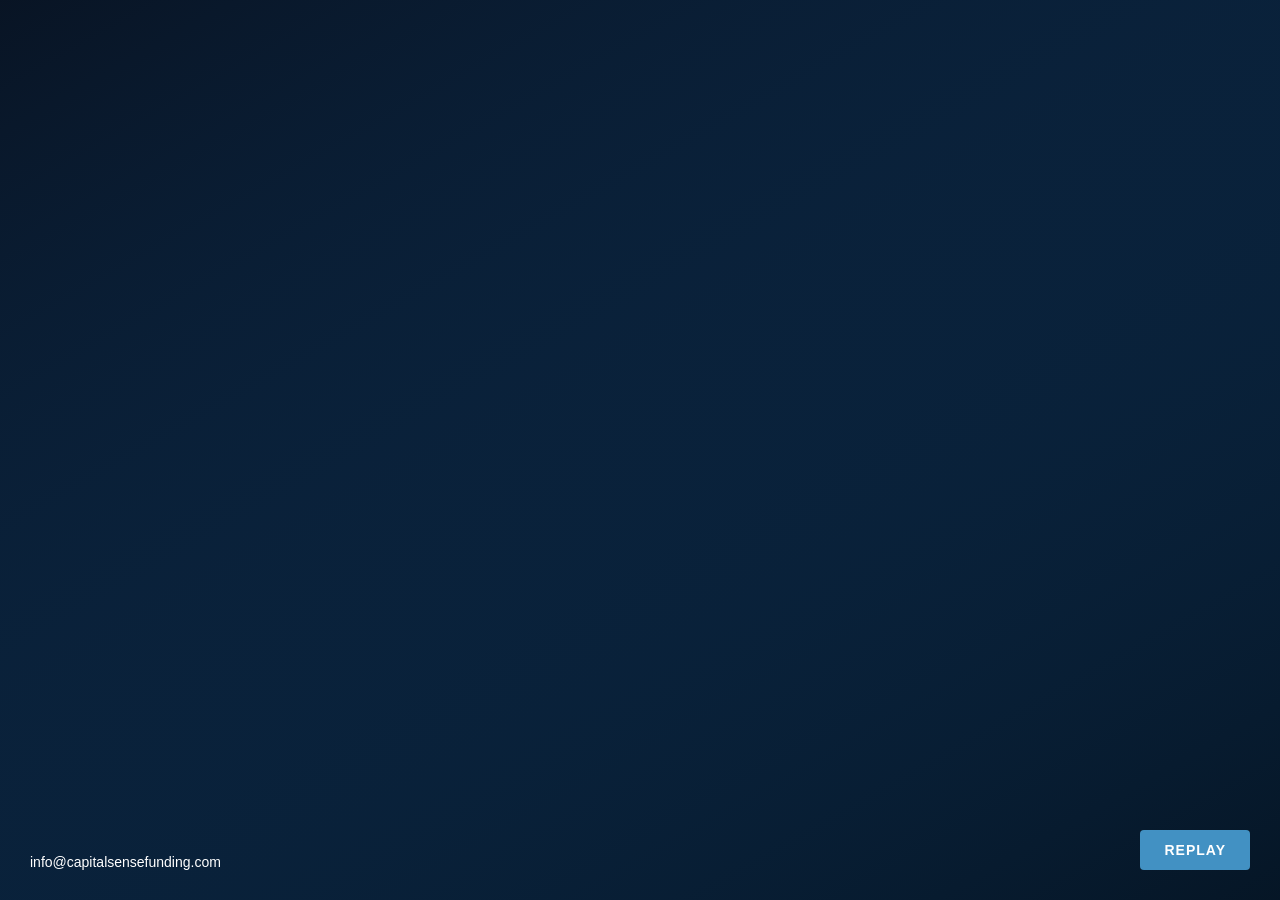
<file: merchant-outlook-animated.html>
<!DOCTYPE html>
<html lang="en">
<head>
  <meta charset="UTF-8">
  <meta name="viewport" content="width=device-width, initial-scale=1.0">
  <title>Merchant Outlook | Capital Sense Funding</title>
  <link rel="icon" type="image/jpeg" sizes="32x31" href="images/csf-_logo_32x31.jpg">
  <style>
    * {
      margin: 0;
      padding: 0;
      box-sizing: border-box;
    }

    body {
      width: 100%;
      height: 100vh;
      display: flex;
      align-items: center;
      justify-content: center;
      background: #000;
      overflow: hidden;
      font-family: -apple-system, BlinkMacSystemFont, 'Segoe UI', Roboto, sans-serif;
    }

    .container {
      position: relative;
      width: 100%;
      height: 100%;
      display: flex;
      align-items: center;
      justify-content: center;
    }

    /* Main image container */
    .image-wrapper {
      position: relative;
      width: 100%;
      height: 100%;
      overflow: hidden;
    }

    .image-wrapper img {
      width: 100%;
      height: 100%;
      object-fit: cover;
      display: block;
    }

    /* Curtain styling */
    .curtain {
      position: absolute;
      top: 0;
      width: 50%;
      height: 100%;
      background: linear-gradient(90deg, #0a0a0a 0%, #1a1a1a 100%);
      z-index: 10;
    }

    .curtain-left {
      left: 0;
      animation: slideOutLeft 1.2s cubic-bezier(0.25, 0.46, 0.45, 0.94) 0.3s forwards;
      box-shadow: inset -20px 0 40px rgba(0, 0, 0, 0.5);
    }

    .curtain-right {
      right: 0;
      animation: slideOutRight 1.2s cubic-bezier(0.25, 0.46, 0.45, 0.94) 0.3s forwards;
      box-shadow: inset 20px 0 40px rgba(0, 0, 0, 0.5);
    }

    /* Animation keyframes */
    @keyframes slideOutLeft {
      from {
        transform: translateX(0);
        opacity: 1;
      }
      to {
        transform: translateX(-100%);
        opacity: 0;
      }
    }

    @keyframes slideOutRight {
      from {
        transform: translateX(0);
        opacity: 1;
      }
      to {
        transform: translateX(100%);
        opacity: 0;
      }
    }

    /* Center divider line that appears briefly */
    .divider {
      position: absolute;
      top: 0;
      left: 50%;
      width: 2px;
      height: 100%;
      background: linear-gradient(180deg, transparent 0%, rgba(255, 255, 255, 0.3) 50%, transparent 100%);
      transform: translateX(-50%);
      z-index: 11;
      animation: fadeDivider 0.8s ease-out 0.3s forwards;
    }

    @keyframes fadeDivider {
      from {
        opacity: 1;
      }
      to {
        opacity: 0;
      }
    }

    /* Optional: Add a subtle fade-in effect to the image after curtains open */
    .image-wrapper {
      animation: fadeInImage 0.5s ease-out 1s forwards;
      opacity: 0;
    }

    @keyframes fadeInImage {
      from {
        opacity: 0;
      }
      to {
        opacity: 1;
      }
    }

    /* Navigation button to replay animation */
    .replay-btn {
      position: fixed;
      bottom: 30px;
      right: 30px;
      padding: 12px 24px;
      background: rgba(74, 159, 212, 0.9);
      color: white;
      border: none;
      border-radius: 4px;
      font-size: 14px;
      font-weight: 600;
      cursor: pointer;
      z-index: 20;
      transition: background 0.3s;
      text-transform: uppercase;
      letter-spacing: 1px;
    }

    .replay-btn:hover {
      background: rgba(74, 159, 212, 1);
    }

    .email-link {
      position: fixed;
      bottom: 30px;
      left: 30px;
      z-index: 20;
      color: white;
      font-size: 14px;
      text-decoration: none;
    }

    .email-link:hover {
      text-decoration: underline;
    }

    /* Reset animation class */
    .reset-animation {
      animation: none !important;
    }

    .reset-animation.curtain-left {
      animation: slideOutLeft 1.2s cubic-bezier(0.25, 0.46, 0.45, 0.94) 0.3s forwards !important;
    }

    .reset-animation.curtain-right {
      animation: slideOutRight 1.2s cubic-bezier(0.25, 0.46, 0.45, 0.94) 0.3s forwards !important;
    }
  </style>
</head>
<body>
  <div class="container">
    <div class="image-wrapper">
      <!-- Replace with your merchant outlook image -->
      <img src="data:image/svg+xml,%3Csvg xmlns='http://www.w3.org/2000/svg' width='1920' height='1080'%3E%3Cdefs%3E%3ClinearGradient id='grad1' x1='0%' y1='0%' x2='100%' y2='100%'%3E%3Cstop offset='0%' style='stop-color:rgb(8,17,31);stop-opacity:1' /%3E%3Cstop offset='100%' style='stop-color:rgb(24,95,165);stop-opacity:0.2' /%3E%3C/linearGradient%3E%3C/defs%3E%3Crect width='1920' height='1080' fill='url(%23grad1)'/%3E%3C/svg%3E" alt="Merchant Outlook - Capital Sense Funding">
      
      <!-- Left Curtain -->
      <div class="curtain curtain-left"></div>
      
      <!-- Right Curtain -->
      <div class="curtain curtain-right"></div>
      
      <!-- Center divider -->
      <div class="divider"></div>
    </div>
  </div>

  <!-- Replay Button -->
  <button class="replay-btn" onclick="replayAnimation()">Replay</button>
  <a class="email-link" href="mailto:info@capitalsensefunding.com">info@capitalsensefunding.com</a>

  <script>
    function replayAnimation() {
      const curtainLeft = document.querySelector('.curtain-left');
      const curtainRight = document.querySelector('.curtain-right');
      const imageWrapper = document.querySelector('.image-wrapper');
      const divider = document.querySelector('.divider');

      // Remove animations
      curtainLeft.style.animation = 'none';
      curtainRight.style.animation = 'none';
      imageWrapper.style.animation = 'none';
      divider.style.animation = 'none';

      // Reset position
      curtainLeft.style.transform = 'translateX(0)';
      curtainRight.style.transform = 'translateX(0)';
      imageWrapper.style.opacity = '0';
      divider.style.opacity = '1';

      // Trigger reflow to restart animation
      void curtainLeft.offsetWidth;

      // Re-apply animations
      curtainLeft.style.animation = 'slideOutLeft 1.2s cubic-bezier(0.25, 0.46, 0.45, 0.94) 0.3s forwards';
      curtainRight.style.animation = 'slideOutRight 1.2s cubic-bezier(0.25, 0.46, 0.45, 0.94) 0.3s forwards';
      imageWrapper.style.animation = 'fadeInImage 0.5s ease-out 1s forwards';
      divider.style.animation = 'fadeDivider 0.8s ease-out 0.3s forwards';
    }
  </script>
</body>
</html>
</file>
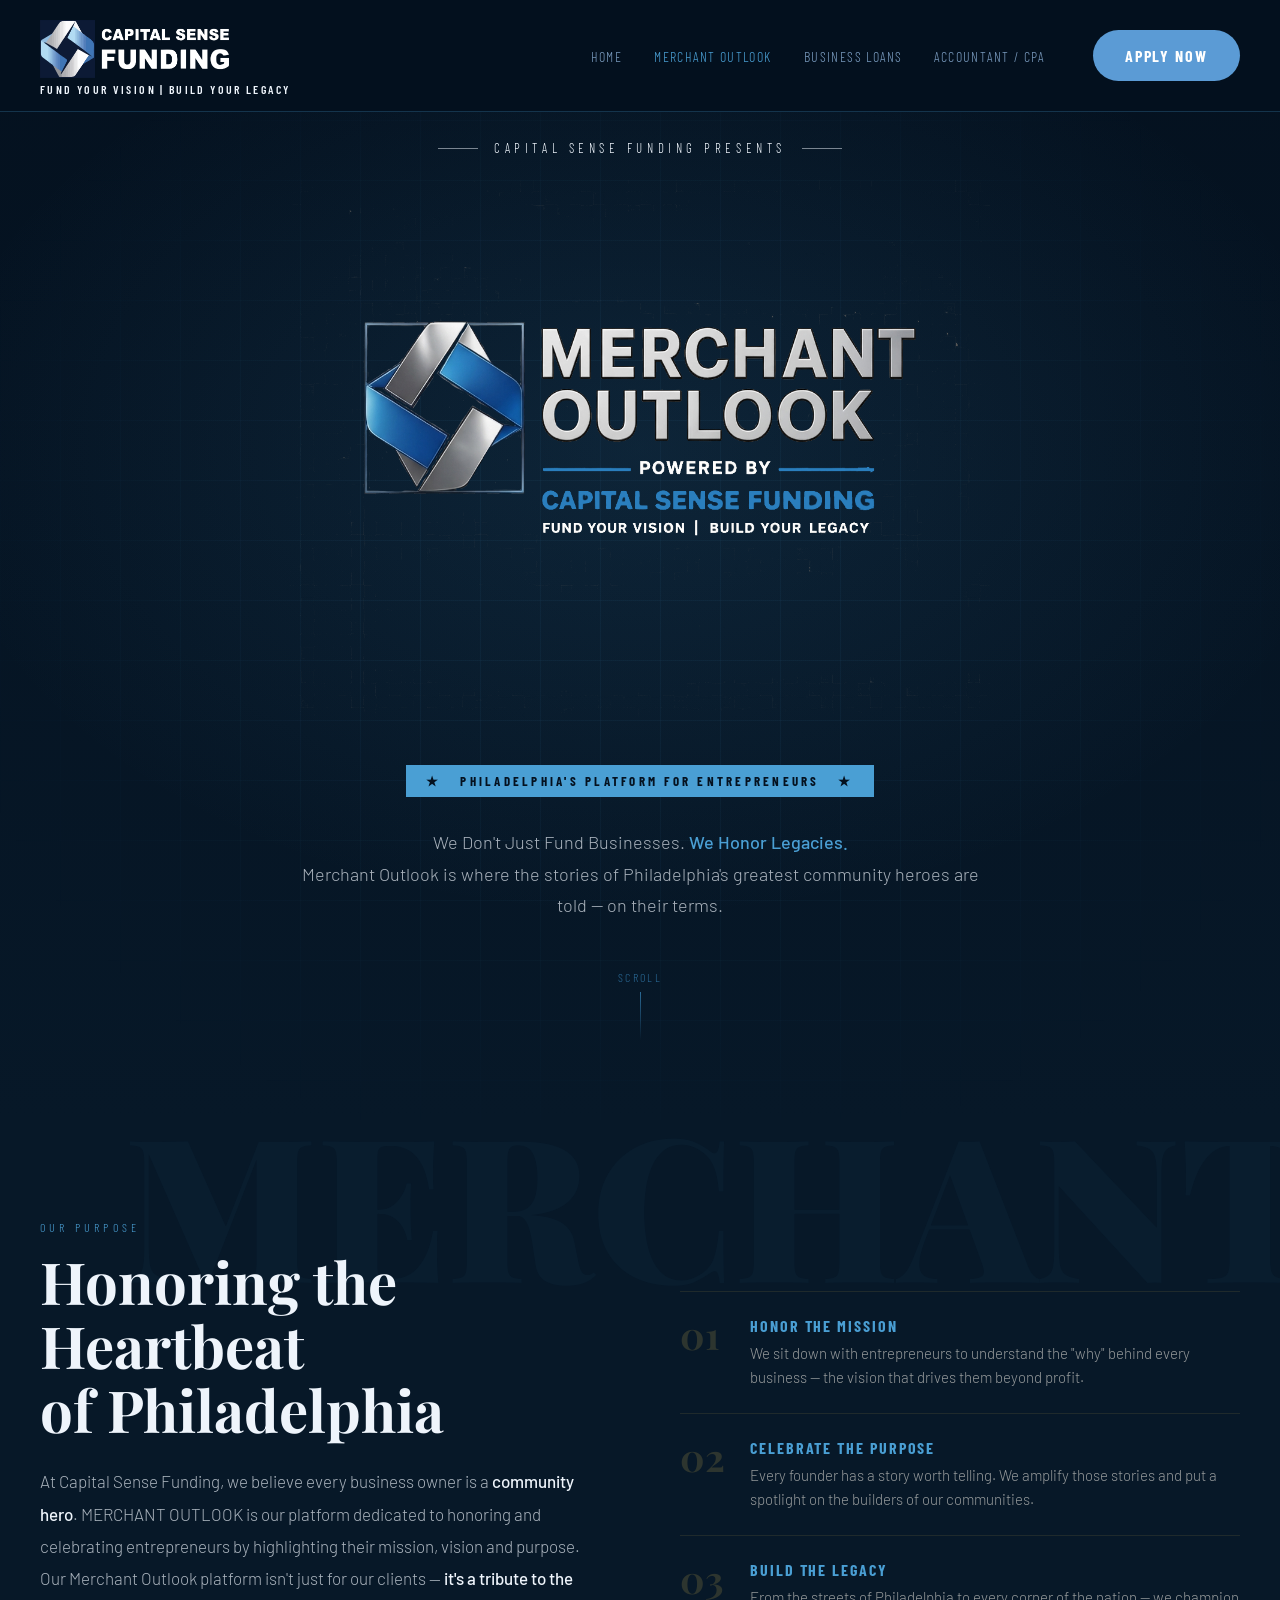
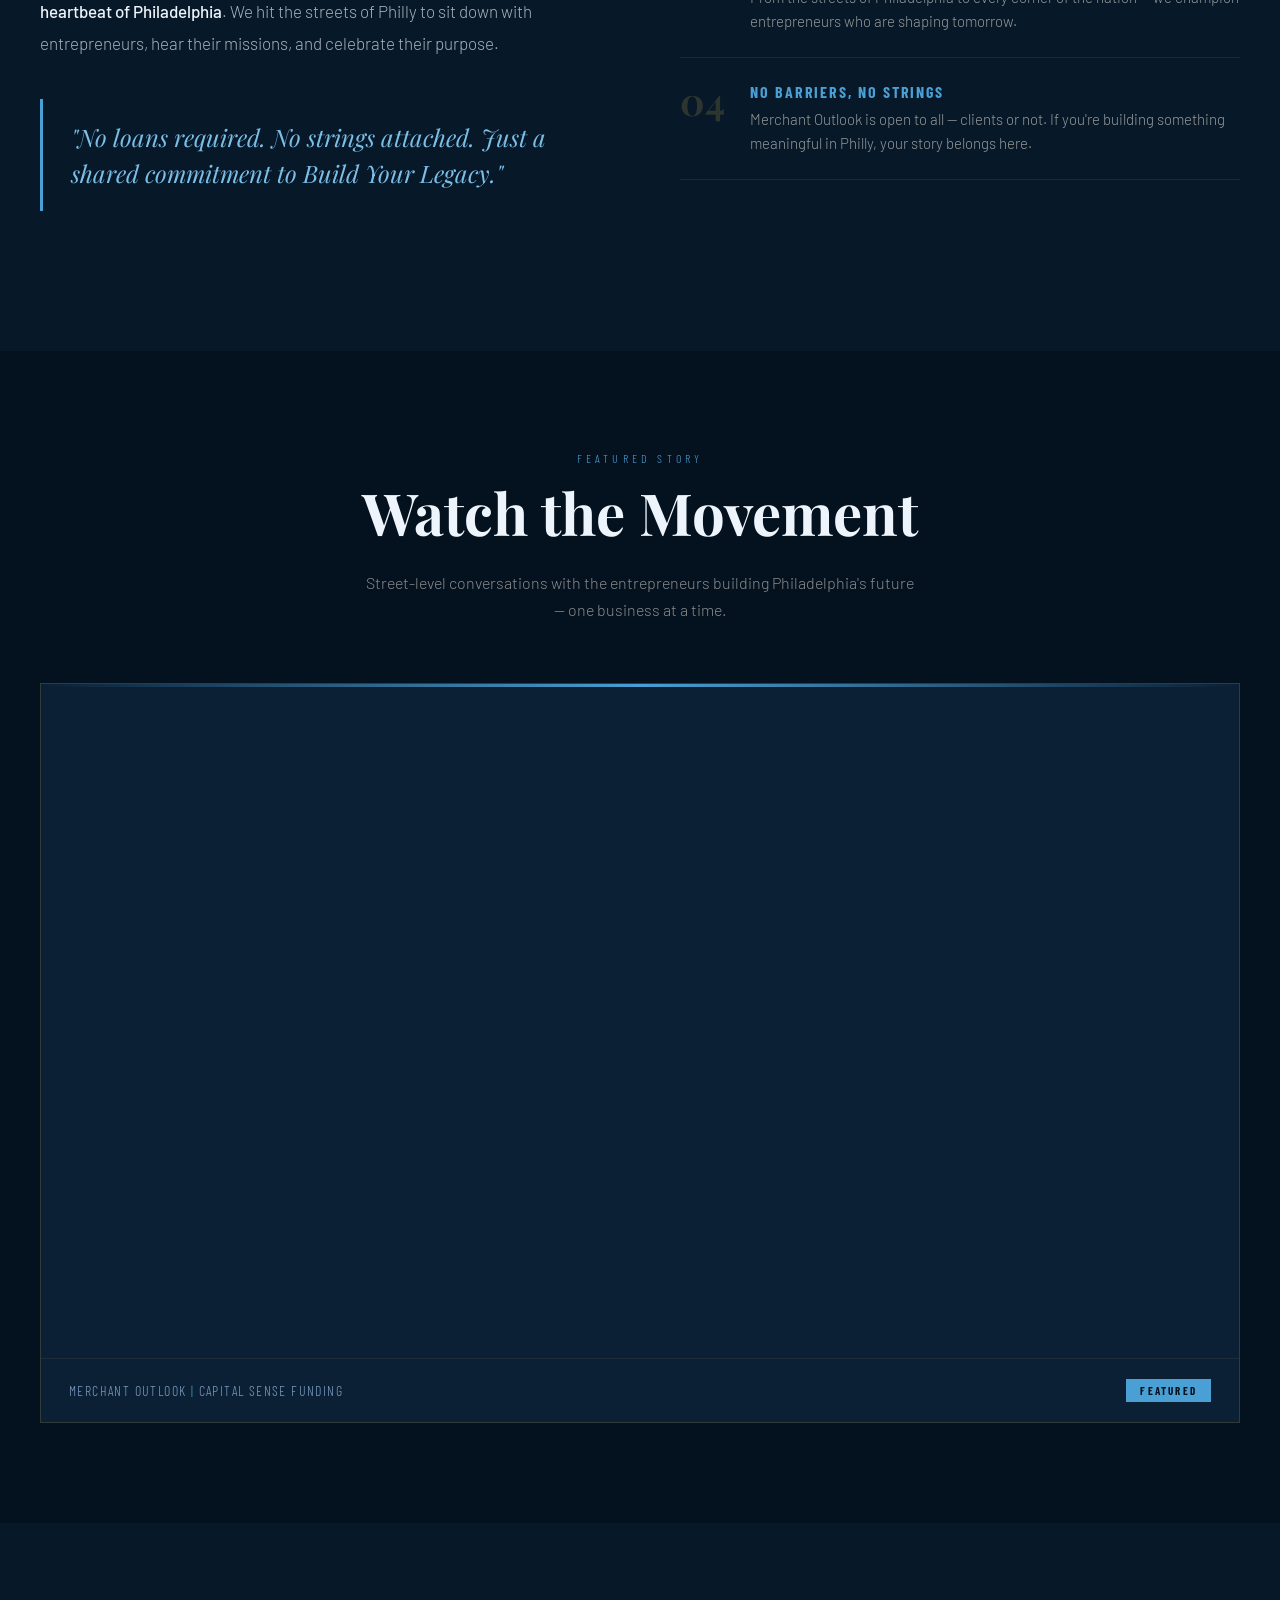
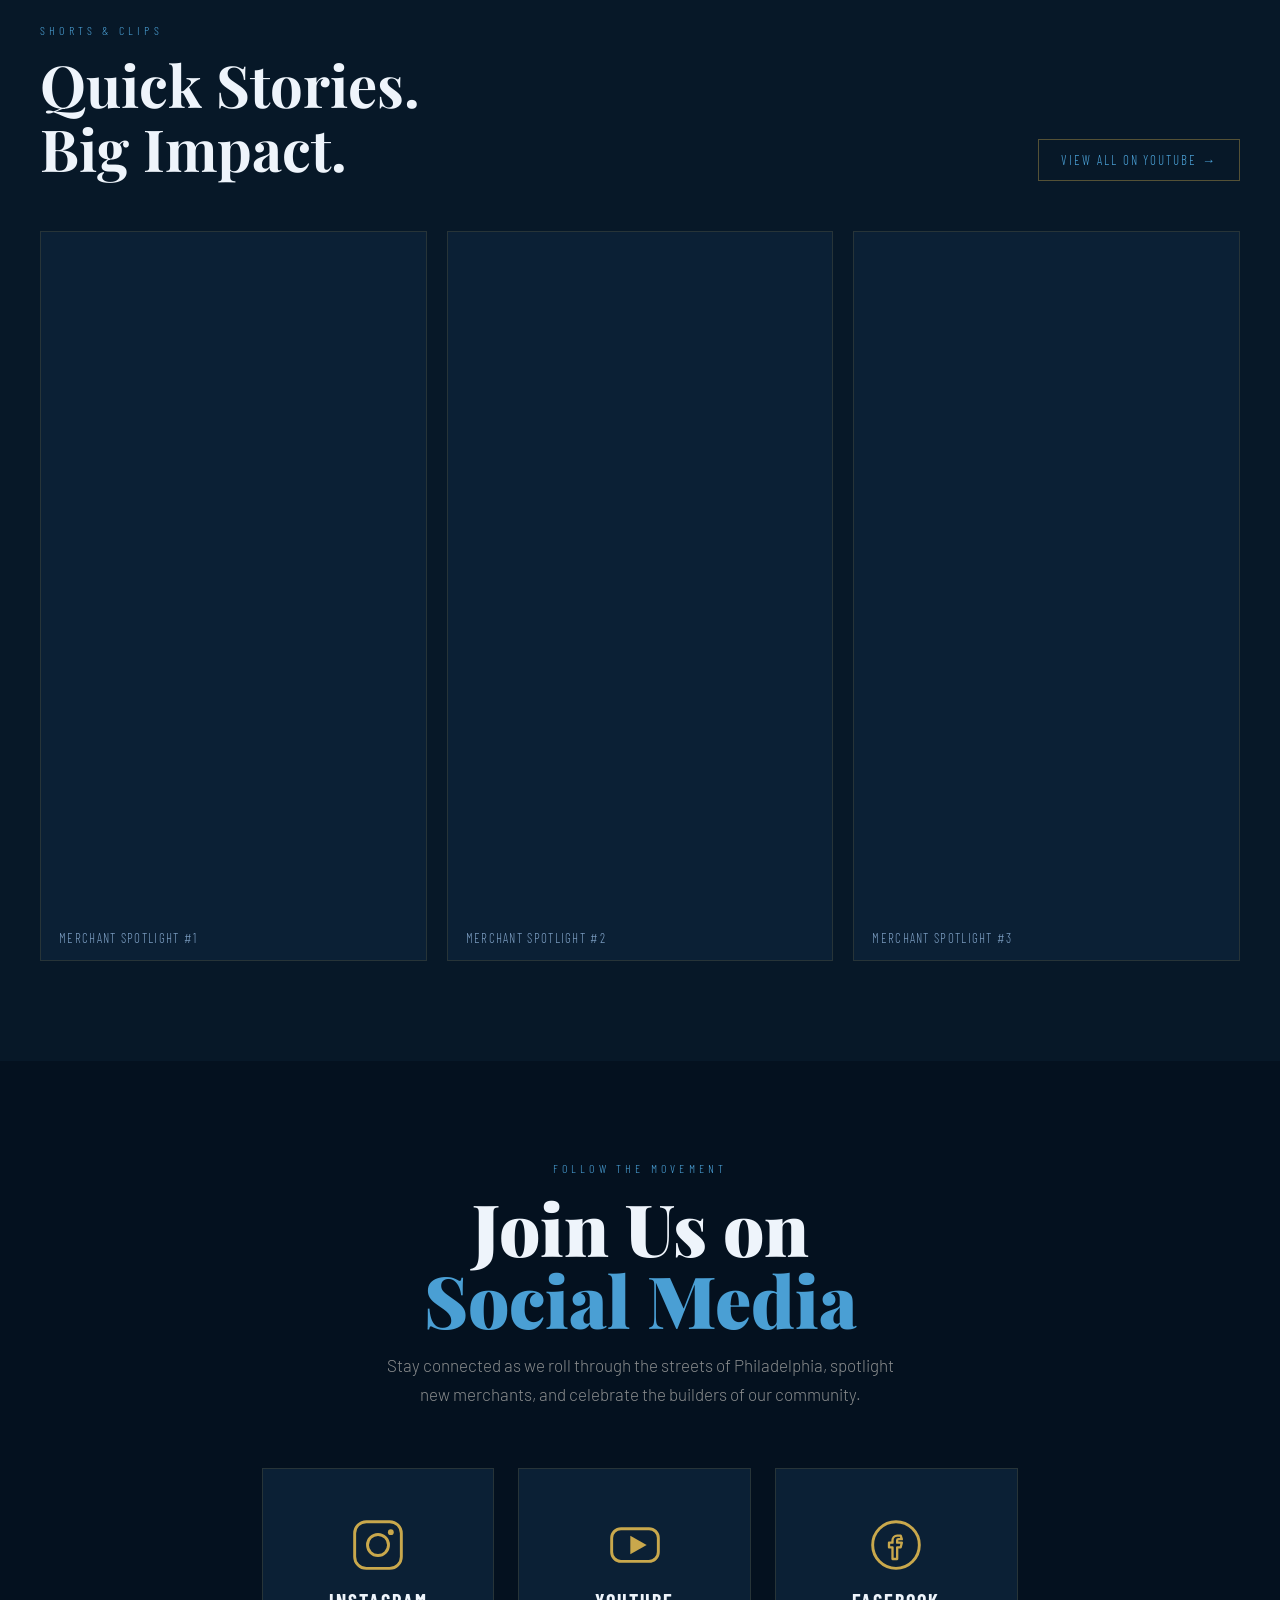
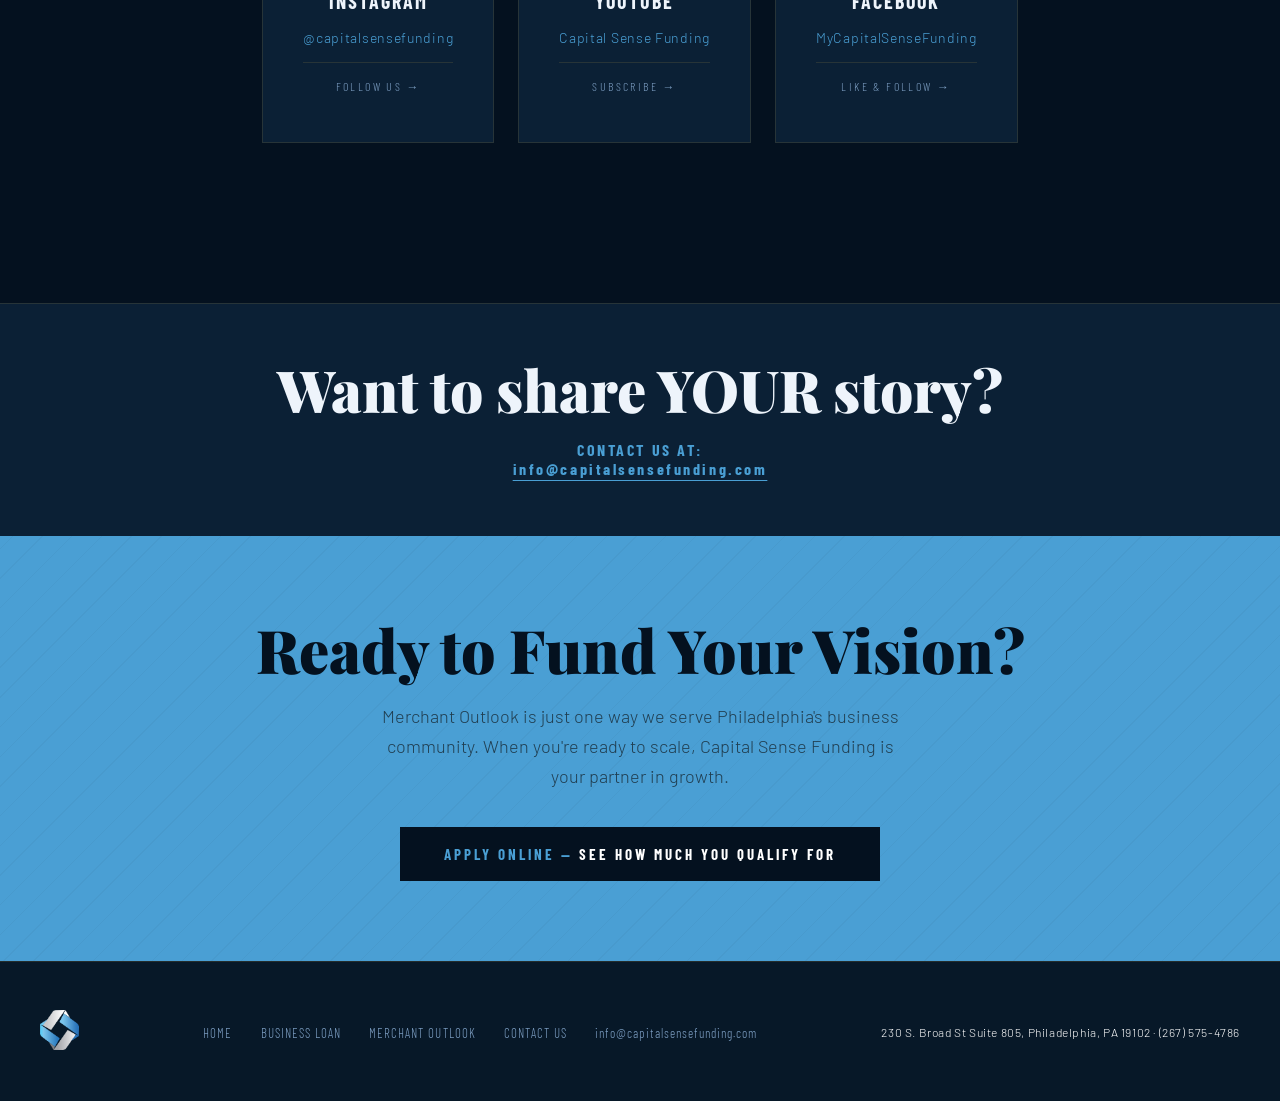
<file: merchant-outlook.html>
<!DOCTYPE html>
<html lang="en">
<head>
  <meta charset="UTF-8" />
  <meta name="viewport" content="width=device-width, initial-scale=1.0" />
  <title>Merchant Outlook | Capital Sense Funding</title>
  <link rel="icon" type="image/jpeg" sizes="32x31" href="images/csf-_logo_32x31.jpg" />
  <link href="https://fonts.googleapis.com/css2?family=Playfair+Display:wght@700;900&family=Barlow+Condensed:wght@400;600;700&family=Barlow:wght@300;400;500&display=swap" rel="stylesheet" />
  <style>
    :root {
      --gold: #4A9FD4;        /* sky/accent blue */
      --gold-light: #7BBFE8;  /* lighter sky blue */
      --gold-dim: #2a6a96;    /* muted mid blue */
      --black: #04111F;       /* deep navy */
      --dark: #071828;        /* navy dark */
      --dark2: #0B2035;       /* navy mid */
      --dark3: #102844;       /* navy lighter */
      --white: #EEF4FB;       /* cool white */
      --gray: #7A9BBF;        /* blue-gray */
    }

    *, *::before, *::after { box-sizing: border-box; margin: 0; padding: 0; }

    html { scroll-behavior: smooth; }

    body {
      background: var(--black);
      color: var(--white);
      font-family: 'Barlow', sans-serif;
      font-weight: 300;
      overflow-x: hidden;
    }

    /* ─── NAV ─────────────────────────────────── */
    nav {
      position: fixed;
      top: 0; left: 0; right: 0;
      z-index: 100;
      background: rgba(4,17,31,0.96);
      border-bottom: 1px solid rgba(74,159,212,0.25);
      display: flex;
      align-items: center;
      justify-content: flex-start;
      padding: 0 40px;
      min-height: 112px;
      backdrop-filter: blur(8px);
    }

    .nav-brand {
      display: flex;
      flex-direction: column;
      align-items: flex-start;
      gap: 4px;
      min-width: 0;
    }
    .nav-logo {
      display: inline-flex;
      align-items: center;
      padding-top: 6px;
      font-family: 'Barlow Condensed', sans-serif;
      font-weight: 700;
      font-size: 16px;
      color: var(--white);
      text-decoration: none;
      letter-spacing: 0.05em;
    }
    .nav-logo img {
      height: 58px;
      width: auto;
      display: block;
    }
    .nav-tagline {
      font-family: 'Barlow Condensed', sans-serif;
      font-size: clamp(0.62rem, 0.95vw, 0.74rem);
      font-weight: 600;
      letter-spacing: 0.2em;
      text-transform: uppercase;
      color: var(--white);
      line-height: 1.3;
      white-space: nowrap;
      max-width: 240px;
    }
    .nav-logo span { color: var(--gold); }

    .nav-links {
      display: flex;
      gap: 32px;
      list-style: none;
      margin-left: auto;
    }
    .nav-links a {
      color: var(--gray);
      text-decoration: none;
      font-family: 'Barlow Condensed', sans-serif;
      font-size: 14px;
      letter-spacing: 0.1em;
      text-transform: uppercase;
      transition: color 0.2s;
    }
    .nav-links a:hover, .nav-links a.active { color: var(--gold); }
    .nav-links .nav-mobile-cta {
      display: none;
      margin-top: 8px;
      padding: 14px 20px;
      border-radius: 999px;
      background: var(--gold);
      color: var(--black);
      font-family: 'Barlow Condensed', sans-serif;
      font-weight: 700;
      letter-spacing: 0.12em;
      text-transform: uppercase;
      text-align: center;
      justify-content: center;
    }
    .nav-links .nav-mobile-cta:hover { background: var(--gold-light); }

    .nav-cta {
      display: inline-flex;
      align-items: center;
      justify-content: center;
      margin-left: 16px;
      background: #5b9bd5;
      color: #fff;
      font-family: 'Barlow Condensed', sans-serif;
      font-weight: 700;
      font-size: 16px;
      letter-spacing: 0.12em;
      text-transform: uppercase;
      padding: 16px 32px;
      border: none;
      cursor: pointer;
      text-decoration: none;
      white-space: nowrap;
      border-radius: 999px;
      transition: background 0.2s, transform 0.2s;
    }
    .nav-cta:hover {
      background: #7fb4e6;
      transform: translateY(-1px);
    }

    .nav-toggle {
      display: none;
      flex-direction: column;
      justify-content: center;
      gap: 5px;
      width: 42px;
      height: 42px;
      background: transparent;
      border: 0;
      cursor: pointer;
      padding: 0;
      margin-left: auto;
    }
    .nav-toggle span {
      display: block;
      width: 22px;
      height: 2px;
      background: var(--white);
      border-radius: 999px;
    }

    /* ─── HERO ─────────────────────────────────── */
    .hero {
      min-height: 100vh;
      display: flex;
      flex-direction: column;
      align-items: center;
      justify-content: center;
      position: relative;
      padding: 140px 40px 80px;
      text-align: center;
      overflow: hidden;
    }

    .hero-bg {
      position: absolute;
      inset: 0;
      background:
        radial-gradient(ellipse 80% 60% at 50% 40%, rgba(74,159,212,0.12) 0%, transparent 70%),
        linear-gradient(180deg, #04111F 0%, #071828 100%);
    }

    .hero-grid {
      position: absolute;
      inset: 0;
      background-image:
        linear-gradient(rgba(74,159,212,0.06) 1px, transparent 1px),
        linear-gradient(90deg, rgba(74,159,212,0.06) 1px, transparent 1px);
      background-size: 60px 60px;
      mask-image: radial-gradient(ellipse 70% 70% at 50% 50%, black 30%, transparent 80%);
    }

    .hero-eyebrow {
      font-family: 'Barlow Condensed', sans-serif;
      font-size: 13px;
      letter-spacing: 0.35em;
      text-transform: uppercase;
      color: var(--white);
      margin-bottom: 24px;
      position: relative;
      display: flex;
      align-items: center;
      justify-content: center;
      gap: 16px;
      flex-wrap: wrap;
    }
    .hero-eyebrow::before, .hero-eyebrow::after {
      content: '';
      width: 40px;
      height: 1px;
      background: var(--white);
      opacity: 0.5;
    }

    .hero-logo {
      margin-bottom: 20px;
    }

    .hero-logo img {
      max-width: 700px;
      width: 100%;
      height: auto;
      display: block;
      margin: 0 auto;
    }

    .hero-subtitle-bar {
      display: inline-flex;
      align-items: center;
      gap: 12px;
      background: var(--gold);
      color: var(--black);
      font-family: 'Barlow Condensed', sans-serif;
      font-weight: 700;
      font-size: 13px;
      letter-spacing: 0.25em;
      text-transform: uppercase;
      padding: 8px 20px;
      margin: 28px 0 30px;
      position: relative;
    }

    .hero-desc {
      max-width: 680px;
      font-size: 18px;
      line-height: 1.75;
      color: rgba(238,244,251,0.7);
      position: relative;
      margin-bottom: 48px;
    }
    .hero-desc strong { color: var(--gold); font-weight: 500; }

    .hero-scroll {
      position: relative;
      display: flex;
      flex-direction: column;
      align-items: center;
      gap: 8px;
      color: var(--gold-dim);
      font-family: 'Barlow Condensed', sans-serif;
      font-size: 12px;
      letter-spacing: 0.2em;
      text-transform: uppercase;
      animation: bounce 2s infinite;
    }
    .hero-scroll::after {
      content: '';
      width: 1px;
      height: 48px;
      background: linear-gradient(var(--gold-dim), transparent);
    }

    @keyframes bounce {
      0%, 100% { transform: translateY(0); }
      50% { transform: translateY(6px); }
    }

    /* ─── SECTION BASE ─────────────────────────── */
    section { padding: 100px 40px; }

    .section-label {
      font-family: 'Barlow Condensed', sans-serif;
      font-size: 12px;
      letter-spacing: 0.35em;
      text-transform: uppercase;
      color: var(--gold);
      margin-bottom: 16px;
    }

    .section-title {
      font-family: 'Playfair Display', serif;
      font-size: clamp(36px, 5vw, 58px);
      font-weight: 700;
      line-height: 1.1;
      margin-bottom: 24px;
    }

    /* ─── MISSION SECTION ──────────────────────── */
    .mission {
      background: var(--dark);
      position: relative;
      overflow: hidden;
    }

    .mission::before {
      content: 'MERCHANT';
      position: absolute;
      top: -20px;
      right: -40px;
      font-family: 'Playfair Display', serif;
      font-size: 200px;
      font-weight: 900;
      color: rgba(74,159,212,0.04);
      pointer-events: none;
      line-height: 1;
    }

    .mission-inner {
      max-width: 1200px;
      margin: 0 auto;
      display: grid;
      grid-template-columns: 1fr 1fr;
      gap: 80px;
      align-items: center;
    }

    .mission-text {
      font-size: 17px;
      line-height: 1.9;
      color: rgba(238,244,251,0.7);
    }
    .mission-text strong { color: var(--white); font-weight: 500; }

    .mission-quote {
      border-left: 3px solid var(--gold);
      padding: 20px 0 20px 28px;
      margin: 40px 0;
      font-family: 'Playfair Display', serif;
      font-size: 24px;
      font-style: italic;
      line-height: 1.5;
      color: var(--gold-light);
    }

    .pillars {
      display: flex;
      flex-direction: column;
      gap: 0;
    }

    .pillar {
      display: flex;
      align-items: flex-start;
      gap: 20px;
      padding: 24px 0;
      border-bottom: 1px solid rgba(201,168,76,0.12);
    }
    .pillar:first-child { border-top: 1px solid rgba(201,168,76,0.12); }

    .pillar-num {
      font-family: 'Playfair Display', serif;
      font-size: 38px;
      font-weight: 700;
      color: rgba(201,168,76,0.2);
      line-height: 1;
      min-width: 50px;
    }

    .pillar-content h4 {
      font-family: 'Barlow Condensed', sans-serif;
      font-weight: 700;
      font-size: 16px;
      letter-spacing: 0.12em;
      text-transform: uppercase;
      color: var(--gold);
      margin-bottom: 6px;
    }
    .pillar-content p {
      font-size: 15px;
      color: rgba(245,240,232,0.6);
      line-height: 1.6;
    }

    /* ─── FEATURED VIDEO ───────────────────────── */
    .featured-video {
      background: var(--black);
      padding: 100px 40px;
    }

    .featured-video-inner {
      max-width: 1200px;
      margin: 0 auto;
    }

    .featured-video-header {
      text-align: center;
      margin-bottom: 60px;
    }

    .video-frame {
      position: relative;
      background: var(--dark2);
      border: 1px solid rgba(201,168,76,0.2);
      overflow: hidden;
    }

    .video-frame::before {
      content: '';
      position: absolute;
      top: 0; left: 0; right: 0;
      height: 3px;
      background: linear-gradient(90deg, transparent, var(--gold), transparent);
      z-index: 1;
    }

    .video-frame iframe {
      width: 100%;
      aspect-ratio: 16/9;
      display: block;
      border: none;
    }

    .video-caption {
      padding: 20px 28px;
      display: flex;
      align-items: center;
      justify-content: space-between;
      border-top: 1px solid rgba(201,168,76,0.1);
    }

    .video-caption-text {
      font-family: 'Barlow Condensed', sans-serif;
      font-size: 14px;
      letter-spacing: 0.1em;
      text-transform: uppercase;
      color: var(--gray);
    }
    .video-caption-text span { color: var(--gold); }

    .video-badge {
      background: var(--gold);
      color: var(--black);
      font-family: 'Barlow Condensed', sans-serif;
      font-weight: 700;
      font-size: 11px;
      letter-spacing: 0.2em;
      text-transform: uppercase;
      padding: 5px 14px;
    }

    /* ─── SHORTS GRID ──────────────────────────── */
    .shorts {
      background: var(--dark);
      padding: 100px 40px;
    }

    .shorts-inner {
      max-width: 1200px;
      margin: 0 auto;
    }

    .shorts-header {
      display: flex;
      align-items: flex-end;
      justify-content: space-between;
      margin-bottom: 50px;
      flex-wrap: wrap;
      gap: 20px;
    }

    .shorts-grid {
      display: grid;
      grid-template-columns: repeat(3, 1fr);
      gap: 20px;
    }

    .short-card {
      background: var(--dark2);
      border: 1px solid rgba(201,168,76,0.15);
      overflow: hidden;
      position: relative;
      transition: border-color 0.3s, transform 0.3s;
    }
    .short-card:hover {
      border-color: rgba(201,168,76,0.5);
      transform: translateY(-4px);
    }

    .short-card iframe {
      width: 100%;
      aspect-ratio: 9/16;
      display: block;
      border: none;
    }

    .short-card-label {
      padding: 14px 18px;
      font-family: 'Barlow Condensed', sans-serif;
      font-size: 13px;
      letter-spacing: 0.1em;
      text-transform: uppercase;
      color: var(--gray);
    }

    /* ─── SOCIAL LINKS ─────────────────────────── */
    .social-section {
      background: var(--black);
      padding: 100px 40px;
    }

    .social-inner {
      max-width: 1100px;
      margin: 0 auto;
      text-align: center;
    }

    .social-title {
      font-family: 'Playfair Display', serif;
      font-size: clamp(40px, 6vw, 72px);
      font-weight: 900;
      line-height: 1;
      margin-bottom: 16px;
    }
    .social-title .gold { color: var(--gold); }

    .social-sub {
      font-size: 17px;
      color: rgba(245,240,232,0.55);
      max-width: 520px;
      margin: 0 auto 60px;
      line-height: 1.7;
    }

    .social-cards {
      display: flex;
      gap: 24px;
      justify-content: center;
      flex-wrap: wrap;
      margin-bottom: 60px;
    }

    .social-card {
      display: flex;
      flex-direction: column;
      align-items: center;
      gap: 16px;
      padding: 48px 40px;
      background: var(--dark2);
      border: 1px solid rgba(201,168,76,0.15);
      text-decoration: none;
      color: var(--white);
      min-width: 220px;
      position: relative;
      overflow: hidden;
      transition: border-color 0.3s, transform 0.3s;
    }
    .social-card::before {
      content: '';
      position: absolute;
      inset: 0;
      background: linear-gradient(135deg, rgba(201,168,76,0.06) 0%, transparent 60%);
      opacity: 0;
      transition: opacity 0.3s;
    }
    .social-card:hover { border-color: var(--gold); transform: translateY(-6px); }
    .social-card:hover::before { opacity: 1; }

    .social-icon {
      width: 56px;
      height: 56px;
      display: flex;
      align-items: center;
      justify-content: center;
    }

    .social-icon svg { width: 100%; height: 100%; }

    .social-platform {
      font-family: 'Barlow Condensed', sans-serif;
      font-weight: 700;
      font-size: 20px;
      letter-spacing: 0.1em;
      text-transform: uppercase;
    }

    .social-handle {
      font-size: 14px;
      color: var(--gold);
      letter-spacing: 0.05em;
    }

    .social-card-cta {
      font-family: 'Barlow Condensed', sans-serif;
      font-size: 12px;
      letter-spacing: 0.2em;
      text-transform: uppercase;
      color: var(--gray);
      border-top: 1px solid rgba(201,168,76,0.15);
      padding-top: 16px;
      width: 100%;
      text-align: center;
      transition: color 0.2s;
    }
    .social-card:hover .social-card-cta { color: var(--gold); }

    /* ─── CTA BANNER ───────────────────────────── */
    .cta-banner {
      background: var(--gold);
      padding: 80px 40px;
      text-align: center;
      position: relative;
      overflow: hidden;
    }

    .cta-banner::before {
      content: '';
      position: absolute;
      inset: 0;
      background:
        repeating-linear-gradient(
          -45deg,
          transparent,
          transparent 20px,
          rgba(0,0,0,0.03) 20px,
          rgba(0,0,0,0.03) 21px
        );
    }

    .cta-banner h2 {
      font-family: 'Playfair Display', serif;
      font-size: clamp(36px, 5vw, 60px);
      font-weight: 900;
      color: var(--black);
      line-height: 1.1;
      position: relative;
      margin-bottom: 20px;
    }

    .cta-banner p {
      font-size: 18px;
      color: rgba(10,10,10,0.65);
      position: relative;
      max-width: 520px;
      margin: 0 auto 36px;
      line-height: 1.65;
    }

    .cta-btn {
      display: inline-block;
      background: var(--black);
      color: var(--gold);
      font-family: 'Barlow Condensed', sans-serif;
      font-weight: 700;
      font-size: 15px;
      letter-spacing: 0.2em;
      text-transform: uppercase;
      padding: 18px 44px;
      text-decoration: none;
      position: relative;
      transition: background 0.2s, color 0.2s;
    }
    .cta-btn:hover { background: #1a1a1a; color: var(--gold-light); }

    /* ─── STORY CTA ────────────────────────────── */
    .story-cta {
      background: var(--dark2);
      border-top: 1px solid rgba(201,168,76,0.15);
      padding: 54px 40px 58px;
      text-align: center;
    }

    .story-cta h2 {
      font-family: 'Playfair Display', serif;
      font-size: clamp(34px, 5vw, 58px);
      font-weight: 900;
      line-height: 1.1;
      color: var(--white);
      margin-bottom: 18px;
    }

    .story-cta-link {
      color: var(--gold);
      font-family: 'Barlow Condensed', sans-serif;
      font-size: 16px;
      font-weight: 700;
      letter-spacing: 0.16em;
      text-transform: lowercase;
      text-decoration: underline;
      text-underline-offset: 5px;
      transition: color 0.2s;
    }
    .story-cta-link:hover { color: var(--gold-light); }

    .story-cta-label {
      color: var(--gold);
      font-family: 'Barlow Condensed', sans-serif;
      font-size: 16px;
      font-weight: 700;
      letter-spacing: 0.16em;
      text-transform: uppercase;
    }

    /* ─── FOOTER ───────────────────────────────── */
    footer {
      background: var(--dark);
      border-top: 1px solid rgba(201,168,76,0.15);
      padding: 48px 40px;
      display: flex;
      align-items: center;
      justify-content: space-between;
      flex-wrap: wrap;
      gap: 20px;
    }

    .footer-brand {
      font-family: 'Barlow Condensed', sans-serif;
      font-weight: 700;
      font-size: 14px;
      letter-spacing: 0.1em;
      text-transform: uppercase;
      color: var(--white);
    }
    .footer-brand span { color: var(--gold); }

    .footer-links {
      display: flex;
      gap: 28px;
      list-style: none;
    }
    .footer-links a {
      color: var(--gray);
      text-decoration: none;
      font-family: 'Barlow Condensed', sans-serif;
      font-size: 13px;
      letter-spacing: 0.08em;
      text-transform: uppercase;
      transition: color 0.2s;
    }
    .footer-links a[href^="mailto:"] {
      text-transform: lowercase;
    }
    .footer-links a:hover { color: var(--gold); }

    .footer-copy {
      font-size: 12px;
      color: #ffffff;
      letter-spacing: 0.05em;
    }
    .footer-copy a,
    .footer-copy a[href^="tel:"] {
      color: #ffffff;
      text-decoration: none;
    }
    .footer-copy a:hover,
    .footer-copy a[href^="tel:"]:hover,
    .footer-copy a:visited,
    .footer-copy a[href^="tel:"]:visited {
      color: #ffffff;
    }

    /* ─── ANIMATIONS ───────────────────────────── */
    .fade-up {
      opacity: 0;
      transform: translateY(30px);
      transition: opacity 0.7s ease, transform 0.7s ease;
    }
    .fade-up.visible {
      opacity: 1;
      transform: translateY(0);
    }

    .delay-1 { transition-delay: 0.1s; }
    .delay-2 { transition-delay: 0.2s; }
    .delay-3 { transition-delay: 0.3s; }

    /* ─── RESPONSIVE ───────────────────────────── */
    @media (max-width: 900px) {
      .mission-inner { grid-template-columns: 1fr; gap: 50px; }
      .shorts-grid { grid-template-columns: repeat(2, 1fr); }
      .shorts-header { flex-direction: column; align-items: flex-start; }
      nav { padding: 0 20px; position: fixed; }
      .nav-toggle { display: inline-flex; }
      .nav-links {
        display: none;
        position: absolute;
        top: 100%;
        left: 0;
        right: 0;
        margin-left: 0;
        flex-direction: column;
        gap: 16px;
        padding: 18px 24px 24px;
        background: rgba(4,17,31,0.98);
        border-top: 1px solid rgba(74,159,212,0.25);
      }
      .nav-links.is-open { display: flex; }
      .nav-links .nav-mobile-cta { display: inline-flex; }
      .nav-cta { display: none; }
      section { padding: 70px 24px; }
      .featured-video, .shorts, .social-section, .cta-banner { padding: 70px 24px; }
      footer { flex-direction: column; text-align: center; }
      .footer-links { flex-wrap: wrap; justify-content: center; }
      .hero-eyebrow { font-size: 11px; letter-spacing: 0.25em; gap: 10px; }
      .hero-eyebrow::before, .hero-eyebrow::after { width: 24px; }
    }

    @media (max-width: 600px) {
      .shorts-grid { grid-template-columns: 1fr; }
      .social-cards { flex-direction: column; align-items: center; }
      .social-card { width: 100%; max-width: 320px; }
      .hero-eyebrow { font-size: 9px; letter-spacing: 0.18em; gap: 8px; }
      .hero-eyebrow::before, .hero-eyebrow::after { width: 16px; }
    }
  </style>
</head>
<body>

  <!-- NAV -->
  <nav>
    <div class="nav-brand">
      <a class="nav-logo" href="index.html">
        <img src="images/Test1.png" alt="Capital Sense Funding logo">
      </a>
      <div class="nav-tagline">Fund your Vision | Build your Legacy</div>
    </div>
    <button class="nav-toggle" type="button" aria-label="Toggle navigation" aria-expanded="false">
      <span></span>
      <span></span>
      <span></span>
    </button>
    <ul class="nav-links">
      <li><a href="index.html">Home</a></li>
      <li><a href="merchant-outlook.html" class="active">Merchant Outlook</a></li>
      <li><a href="short-term-loan.html">Business Loans</a></li>
      <li><a href="accountant-cpa.html">Accountant / CPA</a></li>
      <li><a class="nav-mobile-cta" href="https://www.capitalsensefunding.com/apply-online.php">Apply Now</a></li>
    </ul>
    <a class="nav-cta" href="https://www.capitalsensefunding.com/apply-online.php">Apply Now</a>
  </nav>

  <!-- HERO -->
  <section class="hero">
    <div class="hero-bg"></div>
    <div class="hero-grid"></div>

    <div class="hero-eyebrow fade-up visible">
      Capital Sense Funding Presents
    </div>

    <div class="hero-logo fade-up visible delay-1">
      <img src="images/LogoWhite_final.png" alt="Capital Sense Funding Logo" />
    </div>

    <div class="hero-subtitle-bar fade-up visible delay-2">
      ★ &nbsp; Philadelphia's Platform for Entrepreneurs &nbsp; ★
    </div>

    <p class="hero-desc fade-up visible delay-3">
      We Don't Just Fund Businesses. <strong>We Honor Legacies.</strong><br/>
      Merchant Outlook is where the stories of Philadelphia's greatest community heroes are told — on their terms.
    </p>

    <div class="hero-scroll">Scroll</div>
  </section>

  <!-- MISSION -->
  <section class="mission">
    <div class="mission-inner">
      <div class="mission-left">
        <p class="section-label fade-up">Our Purpose</p>
        <h2 class="section-title fade-up delay-1">
          Honoring the Heartbeat<br/>of Philadelphia
        </h2>
        <p class="mission-text fade-up delay-2">
          At Capital Sense Funding, we believe every business owner is a <strong>community hero</strong>. MERCHANT OUTLOOK is our platform dedicated to honoring and celebrating entrepreneurs by highlighting their mission, vision and purpose.
        </p>
        <p class="mission-text fade-up delay-2">
          Our Merchant Outlook platform isn't just for our clients — <strong>it's a tribute to the heartbeat of Philadelphia</strong>. We hit the streets of Philly to sit down with entrepreneurs, hear their missions, and celebrate their purpose.
        </p>
        <blockquote class="mission-quote fade-up delay-3">
          "No loans required. No strings attached. Just a shared commitment to Build Your Legacy."
        </blockquote>
      </div>

      <div class="mission-right">
        <div class="pillars">
          <div class="pillar fade-up">
            <div class="pillar-num">01</div>
            <div class="pillar-content">
              <h4>Honor the Mission</h4>
              <p>We sit down with entrepreneurs to understand the "why" behind every business — the vision that drives them beyond profit.</p>
            </div>
          </div>
          <div class="pillar fade-up delay-1">
            <div class="pillar-num">02</div>
            <div class="pillar-content">
              <h4>Celebrate the Purpose</h4>
              <p>Every founder has a story worth telling. We amplify those stories and put a spotlight on the builders of our communities.</p>
            </div>
          </div>
          <div class="pillar fade-up delay-2">
            <div class="pillar-num">03</div>
            <div class="pillar-content">
              <h4>Build the Legacy</h4>
              <p>From the streets of Philadelphia to every corner of the nation — we champion entrepreneurs who are shaping tomorrow.</p>
            </div>
          </div>
          <div class="pillar fade-up delay-3">
            <div class="pillar-num">04</div>
            <div class="pillar-content">
              <h4>No Barriers, No Strings</h4>
              <p>Merchant Outlook is open to all — clients or not. If you're building something meaningful in Philly, your story belongs here.</p>
            </div>
          </div>
        </div>
      </div>
    </div>
  </section>

  <!-- FEATURED VIDEO -->
  <div class="featured-video">
    <div class="featured-video-inner">
      <div class="featured-video-header">
        <p class="section-label fade-up">Featured Story</p>
        <h2 class="section-title fade-up delay-1">Watch the Movement</h2>
        <p style="color:rgba(245,240,232,0.55); max-width:560px; margin:0 auto; line-height:1.7;" class="fade-up delay-2">
          Street-level conversations with the entrepreneurs building Philadelphia's future — one business at a time.
        </p>
      </div>

      <div class="video-frame fade-up">
        <iframe
          src="https://www.youtube.com/embed/qTaCQqEyh9E?si=DcGqQyCY4558MJDq"
          title="Merchant Outlook — Capital Sense Funding"
          allow="accelerometer; autoplay; clipboard-write; encrypted-media; gyroscope; picture-in-picture"
          allowfullscreen>
        </iframe>
        <div class="video-caption">
          <span class="video-caption-text">Merchant Outlook <span>|</span> Capital Sense Funding</span>
          <span class="video-badge">Featured</span>
        </div>
      </div>
    </div>
  </div>

  <!-- SHORTS -->
  <div class="shorts">
    <div class="shorts-inner">
      <div class="shorts-header">
        <div>
          <p class="section-label fade-up">Shorts &amp; Clips</p>
          <h2 class="section-title fade-up delay-1" style="margin-bottom:0;">Quick Stories.<br/>Big Impact.</h2>
        </div>
        <a href="https://www.youtube.com/channel/UCluBqvhzEpILB2pUeh6sciQ" target="_blank" style="
          display: inline-flex;
          align-items: center;
          gap: 8px;
          border: 1px solid rgba(201,168,76,0.4);
          color: var(--gold);
          font-family: 'Barlow Condensed', sans-serif;
          font-size: 13px;
          letter-spacing: 0.15em;
          text-transform: uppercase;
          padding: 12px 22px;
          text-decoration: none;
          transition: background 0.2s, border-color 0.2s;
        " onmouseover="this.style.background='rgba(201,168,76,0.1)'" onmouseout="this.style.background='transparent'">
          View All on YouTube →
        </a>
      </div>

      <div class="shorts-grid">
        <!-- Short 1 -->
        <div class="short-card fade-up">
          <iframe
            src="https://www.youtube.com/embed/FOYBCjvNdg0?start=255"
            title="Merchant Outlook Short 1"
            allow="accelerometer; autoplay; clipboard-write; encrypted-media; gyroscope; picture-in-picture"
            allowfullscreen>
          </iframe>
          <div class="short-card-label">Merchant Spotlight #1</div>
        </div>

        <!-- Short 2 — placeholder using same embed; swap src when you have new clips -->
        <div class="short-card fade-up delay-1">
          <iframe
            src="https://www.youtube.com/embed/4gadteYFlrQ?start=1"
            title="Merchant Outlook Short 2"
            allow="accelerometer; autoplay; clipboard-write; encrypted-media; gyroscope; picture-in-picture"
            allowfullscreen>
          </iframe>
          <div class="short-card-label">Merchant Spotlight #2</div>
        </div>

        <!-- Short 3 -->
        <div class="short-card fade-up delay-2">
          <iframe
            src="https://www.youtube.com/embed/nvFzbxMax_w?start=2"
            title="Merchant Outlook Short 3"
            allow="accelerometer; autoplay; clipboard-write; encrypted-media; gyroscope; picture-in-picture"
            allowfullscreen>
          </iframe>
          <div class="short-card-label">Merchant Spotlight #3</div>
        </div>
      </div>
    </div>
  </div>

  <!-- SOCIAL -->
  <div class="social-section">
    <div class="social-inner">
      <p class="section-label fade-up">Follow the Movement</p>
      <h2 class="social-title fade-up delay-1">
        Join Us on<br/><span class="gold">Social Media</span>
      </h2>
      <p class="social-sub fade-up delay-2">
        Stay connected as we roll through the streets of Philadelphia, spotlight new merchants, and celebrate the builders of our community.
      </p>

      <div class="social-cards">

        <!-- Instagram -->
        <a class="social-card fade-up" href="https://www.instagram.com/capitalsensefunding/" target="_blank">
          <div class="social-icon">
            <svg viewBox="0 0 48 48" fill="none" xmlns="http://www.w3.org/2000/svg">
              <rect x="4" y="4" width="40" height="40" rx="10" stroke="#C9A84C" stroke-width="2.5"/>
              <circle cx="24" cy="24" r="9" stroke="#C9A84C" stroke-width="2.5"/>
              <circle cx="35" cy="13" r="2.5" fill="#C9A84C"/>
            </svg>
          </div>
          <div class="social-platform">Instagram</div>
          <div class="social-handle">@capitalsensefunding</div>
          <div class="social-card-cta">Follow Us →</div>
        </a>

        <!-- YouTube -->
        <a class="social-card fade-up delay-1" href="https://www.youtube.com/channel/UCluBqvhzEpILB2pUeh6sciQ" target="_blank">
          <div class="social-icon">
            <svg viewBox="0 0 48 48" fill="none" xmlns="http://www.w3.org/2000/svg">
              <rect x="4" y="10" width="40" height="28" rx="8" stroke="#C9A84C" stroke-width="2.5"/>
              <polygon points="20,16 20,32 34,24" fill="#C9A84C"/>
            </svg>
          </div>
          <div class="social-platform">YouTube</div>
          <div class="social-handle">Capital Sense Funding</div>
          <div class="social-card-cta">Subscribe →</div>
        </a>

        <!-- Facebook -->
        <a class="social-card fade-up delay-2" href="https://www.facebook.com/MyCapitalSenseFunding/" target="_blank">
          <div class="social-icon">
            <svg viewBox="0 0 48 48" fill="none" xmlns="http://www.w3.org/2000/svg">
              <circle cx="24" cy="24" r="20" stroke="#C9A84C" stroke-width="2.5"/>
              <path d="M28 16h-3a4 4 0 0 0-4 4v2h-3v4h3v10h4V26h3l1-4h-4v-2a1 1 0 0 1 1-1h3z" stroke="#C9A84C" stroke-width="2" stroke-linejoin="round"/>
            </svg>
          </div>
          <div class="social-platform">Facebook</div>
          <div class="social-handle">MyCapitalSenseFunding</div>
          <div class="social-card-cta">Like &amp; Follow →</div>
        </a>

      </div>
    </div>
  </div>

  <!-- STORY CTA -->
  <section class="story-cta">
    <h2 class="fade-up">Want to share YOUR story?</h2>
    <p class="story-cta-label fade-up delay-1">Contact us at:</p>
    <p class="story-cta-link fade-up delay-1">info@capitalsensefunding.com</p>
  </section>

  <!-- CTA BANNER -->
  <div class="cta-banner">
    <h2 class="fade-up">Ready to Fund Your Vision?</h2>
    <p class="fade-up delay-1">
      Merchant Outlook is just one way we serve Philadelphia's business community. When you're ready to scale, Capital Sense Funding is your partner in growth.
    </p>
    <a class="cta-btn fade-up delay-2" href="https://www.capitalsensefunding.com/apply-online.php">
      Apply Online — <span style="color: white;">See How Much You Qualify For</span>
    </a>
  </div>

  <!-- FOOTER -->
  <footer>
    <div class="footer-brand"><img src="images/logo.png" alt="Capital Sense Funding" style="height: 40px;"></div>
    <ul class="footer-links">
      <li><a href="https://www.capitalsensefunding.com/">Home</a></li>
      <li><a href="https://www.capitalsensefunding.com/short-term-loan.html">Business Loan</a></li>
      <li><a href="#">Merchant Outlook</a></li>
      <li><a href="https://lp.constantcontactpages.com/sl/LhbhosA">Contact Us</a></li>
      <li><a href="mailto:info@capitalsensefunding.com">info@capitalsensefunding.com</a></li>
    </ul>
    <div class="footer-copy">230 S. Broad St Suite 805, Philadelphia, PA 19102 · (267) 575-4786</div>
  </footer>

  <script>
    // Scroll-triggered fade-ups
    const observer = new IntersectionObserver((entries) => {
      entries.forEach(e => {
        if (e.isIntersecting) e.target.classList.add('visible');
      });
    }, { threshold: 0.12 });

    document.querySelectorAll('.fade-up:not(.visible)').forEach(el => observer.observe(el));
  </script>
  <script src="script.js"></script>
</body>
</html>
</file>
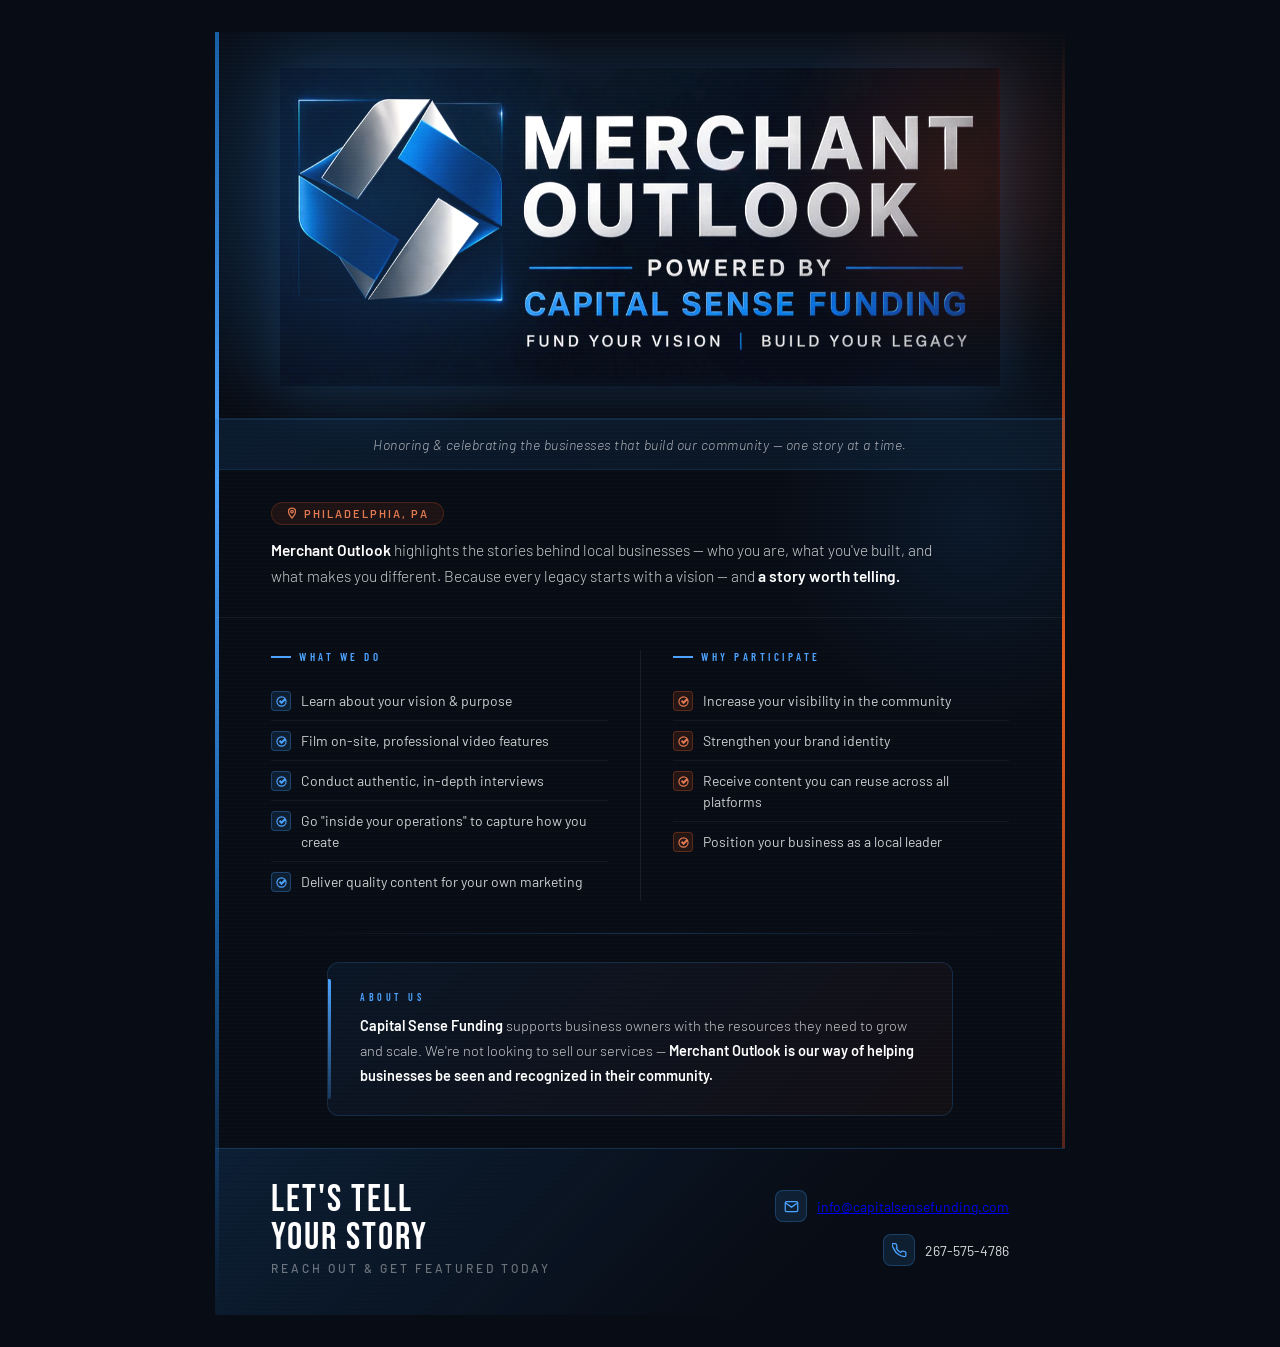
<file: merchant_outlook_flyer.html>
<!DOCTYPE html>
<html lang="en">
<head>
<meta charset="UTF-8">
<meta name="viewport" content="width=device-width, initial-scale=1.0">
<title>Merchant Outlook – Capital Sense Funding</title>
<link rel="icon" type="image/jpeg" sizes="32x31" href="images/csf-_logo_32x31.jpg">
<link href="https://fonts.googleapis.com/css2?family=Bebas+Neue&family=Barlow:wght@300;400;500;600;700&family=Barlow+Condensed:wght@400;600;700&display=swap" rel="stylesheet">
<style>
  *, *::before, *::after { box-sizing: border-box; margin: 0; padding: 0; }

  body {
    background: #080c14;
    display: flex;
    justify-content: center;
    align-items: flex-start;
    min-height: 100vh;
    padding: 2rem;
    font-family: 'Barlow', sans-serif;
  }

  .flyer {
    width: 850px;
    background: #080c14;
    position: relative;
    overflow: hidden;
  }

  /* ── Cinematic background layers ── */
  .bg-glow-blue {
    position: absolute;
    top: -80px; left: -100px;
    width: 500px; height: 500px;
    border-radius: 50%;
    background: radial-gradient(circle, rgba(24,95,165,0.35) 0%, transparent 70%);
    pointer-events: none;
  }
  .bg-glow-red {
    position: absolute;
    top: -40px; right: -80px;
    width: 380px; height: 380px;
    border-radius: 50%;
    background: radial-gradient(circle, rgba(153,60,29,0.25) 0%, transparent 70%);
    pointer-events: none;
  }
  .bg-glow-mid {
    position: absolute;
    top: 280px; right: -120px;
    width: 420px; height: 420px;
    border-radius: 50%;
    background: radial-gradient(circle, rgba(24,95,165,0.15) 0%, transparent 70%);
    pointer-events: none;
  }
  .scan-lines {
    position: absolute;
    inset: 0;
    background: repeating-linear-gradient(
      0deg,
      transparent,
      transparent 3px,
      rgba(255,255,255,0.012) 3px,
      rgba(255,255,255,0.012) 4px
    );
    pointer-events: none;
  }
  .left-accent {
    position: absolute;
    left: 0; top: 0; bottom: 0;
    width: 4px;
    background: linear-gradient(to bottom, #185fa5, #4da3ff, #185fa5, transparent);
  }
  .right-accent {
    position: absolute;
    right: 0; top: 0; bottom: 0;
    width: 3px;
    background: linear-gradient(to bottom, transparent, #993c1d, #e25a1a, #993c1d, transparent);
  }

  /* ── HEADER ── */
  .header {
    position: relative;
    padding: 36px 56px 32px;
    display: flex;
    align-items: center;
    justify-content: center;
    border-bottom: 1px solid rgba(55,138,221,0.2);
  }
  .header-logo-full {
    width: 100%;
    max-width: 720px;
    display: block;
    mix-blend-mode: screen;
    filter: drop-shadow(0 0 30px rgba(55,138,221,0.2)) brightness(1.08) contrast(1.1);
  }

  .logo-box {
    flex-shrink: 0;
    width: 110px; height: 110px;
    border-radius: 14px;
    overflow: hidden;
    position: relative;
    box-shadow: 0 0 32px rgba(55,138,221,0.25), 0 0 64px rgba(24,95,165,0.12);
  }
  .logo-box::after {
    content: '';
    position: absolute;
    inset: 0;
    border-radius: 14px;
    border: 1.5px solid rgba(55,138,221,0.35);
    pointer-events: none;
    z-index: 2;
  }
  .logo-img {
    width: 100%; height: 100%;
    object-fit: cover;
    display: block;
    border-radius: 14px;
    mix-blend-mode: normal;
  }

  .header-text { flex: 1; }

  .program-label {
    font-family: 'Barlow Condensed', sans-serif;
    font-size: 11px;
    font-weight: 600;
    letter-spacing: 4px;
    color: #4da3ff;
    text-transform: uppercase;
    margin-bottom: 6px;
  }

  .main-title {
    font-family: 'Bebas Neue', sans-serif;
    font-size: 72px;
    line-height: 0.9;
    color: #ffffff;
    letter-spacing: 2px;
    text-shadow: 0 0 40px rgba(55,138,221,0.3);
  }

  .powered-row {
    display: flex;
    align-items: center;
    gap: 10px;
    margin-top: 10px;
  }
  .powered-line {
    flex: 1;
    height: 1px;
    background: linear-gradient(to right, rgba(55,138,221,0.6), transparent);
    max-width: 32px;
  }
  .powered-label {
    font-family: 'Barlow Condensed', sans-serif;
    font-size: 10px;
    letter-spacing: 3px;
    color: rgba(255,255,255,0.45);
    text-transform: uppercase;
  }
  .company-name {
    font-family: 'Barlow Condensed', sans-serif;
    font-size: 18px;
    font-weight: 700;
    color: #4da3ff;
    letter-spacing: 1.5px;
  }

  /* ── TAGLINE BAND ── */
  .tagline-band {
    position: relative;
    background: linear-gradient(135deg, rgba(24,95,165,0.18) 0%, rgba(55,138,221,0.06) 100%);
    border-top: 1px solid rgba(55,138,221,0.15);
    border-bottom: 1px solid rgba(55,138,221,0.15);
    padding: 16px 56px;
    text-align: center;
  }
  .tagline-sub {
    font-size: 14px;
    font-weight: 300;
    color: rgba(255,255,255,0.65);
    font-style: italic;
    letter-spacing: 0.5px;
  }

  /* ── INTRO ── */
  .intro {
    position: relative;
    padding: 32px 56px 28px;
    border-bottom: 1px solid rgba(255,255,255,0.06);
  }
  .intro p {
    font-size: 15.5px;
    font-weight: 300;
    line-height: 1.7;
    color: rgba(255,255,255,0.78);
    max-width: 680px;
  }
  .intro strong {
    color: #fff;
    font-weight: 600;
  }

  /* ── TWO-COLUMN SECTION ── */
  .two-col {
    position: relative;
    display: grid;
    grid-template-columns: 1fr 1fr;
    gap: 0;
    padding: 0 56px 32px;
    margin-top: 32px;
  }
  .col {
    padding-right: 32px;
  }
  .col:last-child {
    padding-right: 0;
    padding-left: 32px;
    border-left: 1px solid rgba(255,255,255,0.07);
  }

  .col-heading {
    font-family: 'Barlow Condensed', sans-serif;
    font-size: 11px;
    font-weight: 600;
    letter-spacing: 3.5px;
    text-transform: uppercase;
    color: #4da3ff;
    margin-bottom: 18px;
    display: flex;
    align-items: center;
    gap: 8px;
  }
  .col-heading::before {
    content: '';
    width: 20px; height: 2px;
    background: #4da3ff;
    flex-shrink: 0;
  }

  .item-list { list-style: none; }
  .item-list li {
    display: flex;
    align-items: flex-start;
    gap: 10px;
    padding: 9px 0;
    border-bottom: 1px solid rgba(255,255,255,0.05);
    font-size: 14px;
    font-weight: 400;
    line-height: 1.5;
    color: rgba(255,255,255,0.8);
  }
  .item-list li:last-child { border-bottom: none; }
  .bullet-icon {
    width: 20px; height: 20px;
    flex-shrink: 0;
    margin-top: 1px;
    background: rgba(55,138,221,0.15);
    border: 1px solid rgba(55,138,221,0.35);
    border-radius: 4px;
    display: flex; align-items: center; justify-content: center;
  }
  .bullet-icon svg { width: 11px; height: 11px; }

  /* ── ABOUT BAND ── */
  .about-band {
    position: relative;
    margin: 0 56px;
    background: linear-gradient(135deg, rgba(24,95,165,0.12) 0%, rgba(153,60,29,0.08) 100%);
    border: 1px solid rgba(55,138,221,0.2);
    border-radius: 12px;
    padding: 28px 32px;
    margin-bottom: 32px;
  }
  .about-band::before {
    content: '';
    position: absolute;
    left: 0; top: 16px; bottom: 16px; width: 3px;
    background: linear-gradient(to bottom, #4da3ff, rgba(55,138,221,0.3));
    border-radius: 0 2px 2px 0;
  }
  .about-label {
    font-family: 'Barlow Condensed', sans-serif;
    font-size: 10px;
    font-weight: 600;
    letter-spacing: 3.5px;
    text-transform: uppercase;
    color: #4da3ff;
    margin-bottom: 10px;
  }
  .about-text {
    font-size: 14.5px;
    font-weight: 300;
    line-height: 1.7;
    color: rgba(255,255,255,0.75);
  }
  .about-text strong {
    color: #fff;
    font-weight: 600;
  }

  /* ── CTA FOOTER ── */
  .cta-footer {
    position: relative;
    background: linear-gradient(135deg, rgba(24,95,165,0.22) 0%, rgba(8,12,20,1) 70%);
    border-top: 1px solid rgba(55,138,221,0.25);
    padding: 32px 56px 40px;
    display: flex;
    align-items: center;
    justify-content: space-between;
    gap: 24px;
  }
  .cta-left {}
  .cta-headline {
    font-family: 'Bebas Neue', sans-serif;
    font-size: 38px;
    color: #fff;
    letter-spacing: 2px;
    line-height: 1;
    margin-bottom: 4px;
  }
  .cta-tagline {
    font-size: 12px;
    letter-spacing: 3px;
    color: rgba(255,255,255,0.4);
    text-transform: uppercase;
    font-weight: 500;
  }

  .cta-contact {
    display: flex;
    flex-direction: column;
    gap: 12px;
    align-items: flex-end;
  }
  .contact-item {
    display: flex;
    align-items: center;
    gap: 10px;
    font-size: 14px;
    color: rgba(255,255,255,0.85);
  }
  .contact-icon {
    width: 32px; height: 32px;
    border-radius: 8px;
    background: rgba(55,138,221,0.15);
    border: 1px solid rgba(55,138,221,0.3);
    display: flex; align-items: center; justify-content: center;
    flex-shrink: 0;
  }
  .contact-icon svg { width: 15px; height: 15px; }

  .divider-h {
    height: 1px;
    background: linear-gradient(to right, transparent, rgba(55,138,221,0.3), transparent);
    margin: 0 56px;
  }

  /* Philadelphia badge */
  .philly-badge {
    display: inline-flex;
    align-items: center;
    gap: 6px;
    background: rgba(153,60,29,0.15);
    border: 1px solid rgba(153,60,29,0.35);
    border-radius: 20px;
    padding: 4px 14px;
    font-size: 11px;
    font-weight: 600;
    letter-spacing: 2px;
    text-transform: uppercase;
    color: #e27a52;
    margin-bottom: 12px;
  }
</style>
</head>
<body>
<div class="flyer">

  <!-- Background effects -->
  <div class="bg-glow-blue"></div>
  <div class="bg-glow-red"></div>
  <div class="bg-glow-mid"></div>
  <div class="scan-lines"></div>
  <div class="left-accent"></div>
  <div class="right-accent"></div>

  <!-- HEADER -->
  <div class="header">
    <img class="header-logo-full" src="[data-uri]" alt="Merchant Outlook – Powered by Capital Sense Funding">
  </div>

  <!-- TAGLINE BAND -->
  <div class="tagline-band">
    <div class="tagline-sub">Honoring &amp; celebrating the businesses that build our community — one story at a time.</div>
  </div>

  <!-- INTRO -->
  <div class="intro">
    <div class="philly-badge">
      <svg width="12" height="12" viewBox="0 0 24 24" fill="none" stroke="currentColor" stroke-width="2.5"><path d="M12 2C8.13 2 5 5.13 5 9c0 5.25 7 13 7 13s7-7.75 7-13c0-3.87-3.13-7-7-7z"/><circle cx="12" cy="9" r="2.5"/></svg>
      Philadelphia, PA
    </div>
    <p>
      <strong>Merchant Outlook</strong> highlights the stories behind local businesses — who you are, what you've built, and what makes you different. Because every legacy starts with a vision — and <strong>a story worth telling.</strong>
    </p>
  </div>

  <!-- TWO COLUMN -->
  <div class="two-col">
    <div class="col">
      <div class="col-heading">What We Do</div>
      <ul class="item-list">
        <li>
          <div class="bullet-icon">
            <svg viewBox="0 0 24 24" fill="none" stroke="#4da3ff" stroke-width="2.5"><path d="M12 2C6.48 2 2 6.48 2 12s4.48 10 10 10 10-4.48 10-10S17.52 2 12 2zm0 14l-4-4 1.41-1.41L12 13.17l6.59-6.59L20 8l-8 8z"/></svg>
          </div>
          Learn about your vision &amp; purpose
        </li>
        <li>
          <div class="bullet-icon">
            <svg viewBox="0 0 24 24" fill="none" stroke="#4da3ff" stroke-width="2.5"><path d="M12 2C6.48 2 2 6.48 2 12s4.48 10 10 10 10-4.48 10-10S17.52 2 12 2zm0 14l-4-4 1.41-1.41L12 13.17l6.59-6.59L20 8l-8 8z"/></svg>
          </div>
          Film on-site, professional video features
        </li>
        <li>
          <div class="bullet-icon">
            <svg viewBox="0 0 24 24" fill="none" stroke="#4da3ff" stroke-width="2.5"><path d="M12 2C6.48 2 2 6.48 2 12s4.48 10 10 10 10-4.48 10-10S17.52 2 12 2zm0 14l-4-4 1.41-1.41L12 13.17l6.59-6.59L20 8l-8 8z"/></svg>
          </div>
          Conduct authentic, in-depth interviews
        </li>
        <li>
          <div class="bullet-icon">
            <svg viewBox="0 0 24 24" fill="none" stroke="#4da3ff" stroke-width="2.5"><path d="M12 2C6.48 2 2 6.48 2 12s4.48 10 10 10 10-4.48 10-10S17.52 2 12 2zm0 14l-4-4 1.41-1.41L12 13.17l6.59-6.59L20 8l-8 8z"/></svg>
          </div>
          Go "inside your operations" to capture how you create
        </li>
        <li>
          <div class="bullet-icon">
            <svg viewBox="0 0 24 24" fill="none" stroke="#4da3ff" stroke-width="2.5"><path d="M12 2C6.48 2 2 6.48 2 12s4.48 10 10 10 10-4.48 10-10S17.52 2 12 2zm0 14l-4-4 1.41-1.41L12 13.17l6.59-6.59L20 8l-8 8z"/></svg>
          </div>
          Deliver quality content for your own marketing
        </li>
      </ul>
    </div>

    <div class="col">
      <div class="col-heading">Why Participate</div>
      <ul class="item-list">
        <li>
          <div class="bullet-icon" style="background: rgba(226,90,30,0.12); border-color: rgba(226,90,30,0.3);">
            <svg viewBox="0 0 24 24" fill="none" stroke="#e27a52" stroke-width="2.5"><path d="M12 2C6.48 2 2 6.48 2 12s4.48 10 10 10 10-4.48 10-10S17.52 2 12 2zm0 14l-4-4 1.41-1.41L12 13.17l6.59-6.59L20 8l-8 8z"/></svg>
          </div>
          Increase your visibility in the community
        </li>
        <li>
          <div class="bullet-icon" style="background: rgba(226,90,30,0.12); border-color: rgba(226,90,30,0.3);">
            <svg viewBox="0 0 24 24" fill="none" stroke="#e27a52" stroke-width="2.5"><path d="M12 2C6.48 2 2 6.48 2 12s4.48 10 10 10 10-4.48 10-10S17.52 2 12 2zm0 14l-4-4 1.41-1.41L12 13.17l6.59-6.59L20 8l-8 8z"/></svg>
          </div>
          Strengthen your brand identity
        </li>
        <li>
          <div class="bullet-icon" style="background: rgba(226,90,30,0.12); border-color: rgba(226,90,30,0.3);">
            <svg viewBox="0 0 24 24" fill="none" stroke="#e27a52" stroke-width="2.5"><path d="M12 2C6.48 2 2 6.48 2 12s4.48 10 10 10 10-4.48 10-10S17.52 2 12 2zm0 14l-4-4 1.41-1.41L12 13.17l6.59-6.59L20 8l-8 8z"/></svg>
          </div>
          Receive content you can reuse across all platforms
        </li>
        <li>
          <div class="bullet-icon" style="background: rgba(226,90,30,0.12); border-color: rgba(226,90,30,0.3);">
            <svg viewBox="0 0 24 24" fill="none" stroke="#e27a52" stroke-width="2.5"><path d="M12 2C6.48 2 2 6.48 2 12s4.48 10 10 10 10-4.48 10-10S17.52 2 12 2zm0 14l-4-4 1.41-1.41L12 13.17l6.59-6.59L20 8l-8 8z"/></svg>
          </div>
          Position your business as a local leader
        </li>
      </ul>
    </div>
  </div>

  <div class="divider-h"></div>

  <!-- ABOUT -->
  <div style="padding: 28px 56px 0; position: relative;">
    <div class="about-band">
      <div class="about-label">About Us</div>
      <div class="about-text">
        <strong>Capital Sense Funding</strong> supports business owners with the resources they need to grow and scale. We're not looking to sell our services — <strong>Merchant Outlook is our way of helping businesses be seen and recognized in their community.</strong>
      </div>
    </div>
  </div>

  <!-- CTA FOOTER -->
  <div class="cta-footer">
    <div class="cta-left">
      <div class="cta-headline">Let's Tell<br>Your Story</div>
      <div class="cta-tagline">Reach out &amp; get featured today</div>
    </div>

    <div class="cta-contact">
      <div class="contact-item">
        <div class="contact-icon">
          <svg viewBox="0 0 24 24" fill="none" stroke="#4da3ff" stroke-width="2"><path d="M4 4h16c1.1 0 2 .9 2 2v12c0 1.1-.9 2-2 2H4c-1.1 0-2-.9-2-2V6c0-1.1.9-2 2-2z"/><polyline points="22,6 12,13 2,6"/></svg>
        </div>
        <a href="mailto:info@capitalsensefunding.com">info@capitalsensefunding.com</a>
      </div>
      <div class="contact-item">
        <div class="contact-icon">
          <svg viewBox="0 0 24 24" fill="none" stroke="#4da3ff" stroke-width="2"><path d="M22 16.92v3a2 2 0 01-2.18 2 19.79 19.79 0 01-8.63-3.07A19.5 19.5 0 013.07 9.8a19.79 19.79 0 01-3.07-8.68A2 2 0 012.18 1h3a2 2 0 012 1.72c.127.96.361 1.903.7 2.81a2 2 0 01-.45 2.11L6.91 8.15a16 16 0 006.94 6.94l1.52-1.52a2 2 0 012.11-.45c.907.339 1.85.573 2.81.7A2 2 0 0122 16.92z"/></svg>
        </div>
        267-575-4786
      </div>
    </div>
  </div>

</div>
</body>
</html>
</file>
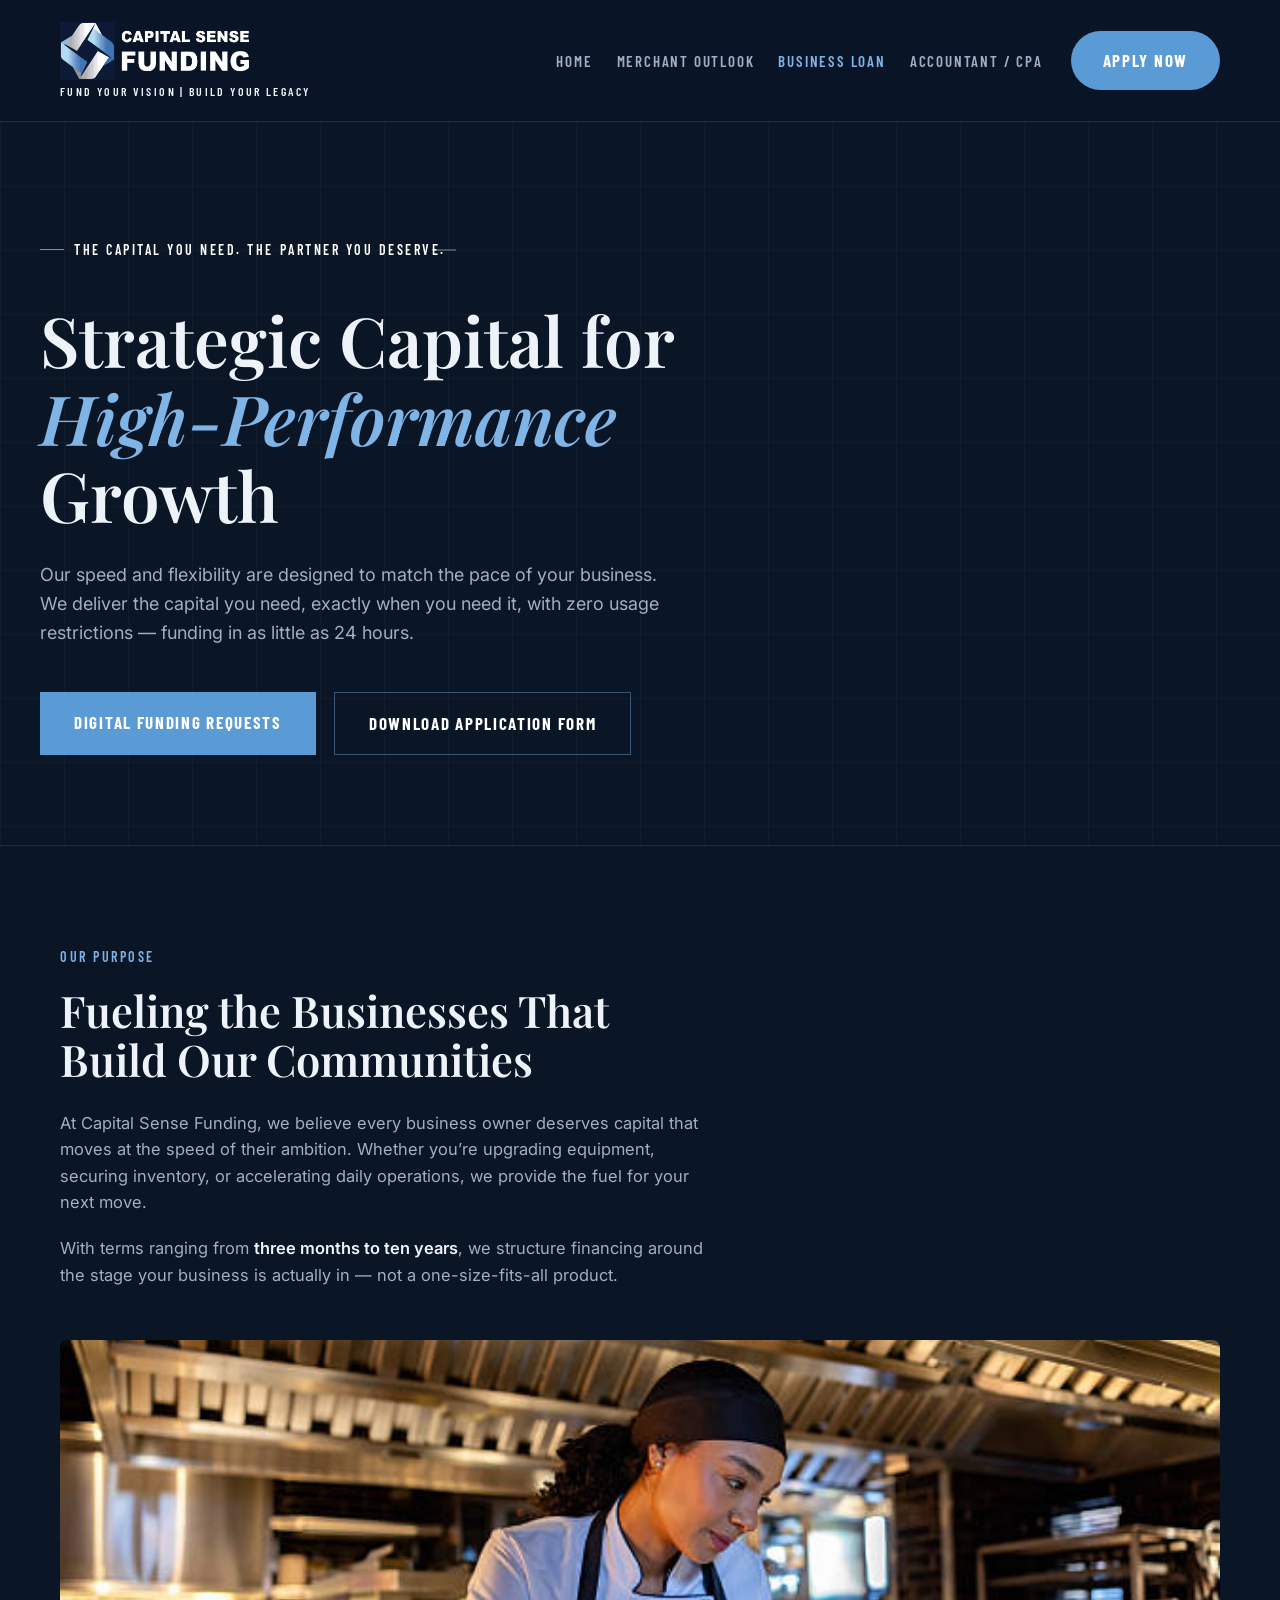
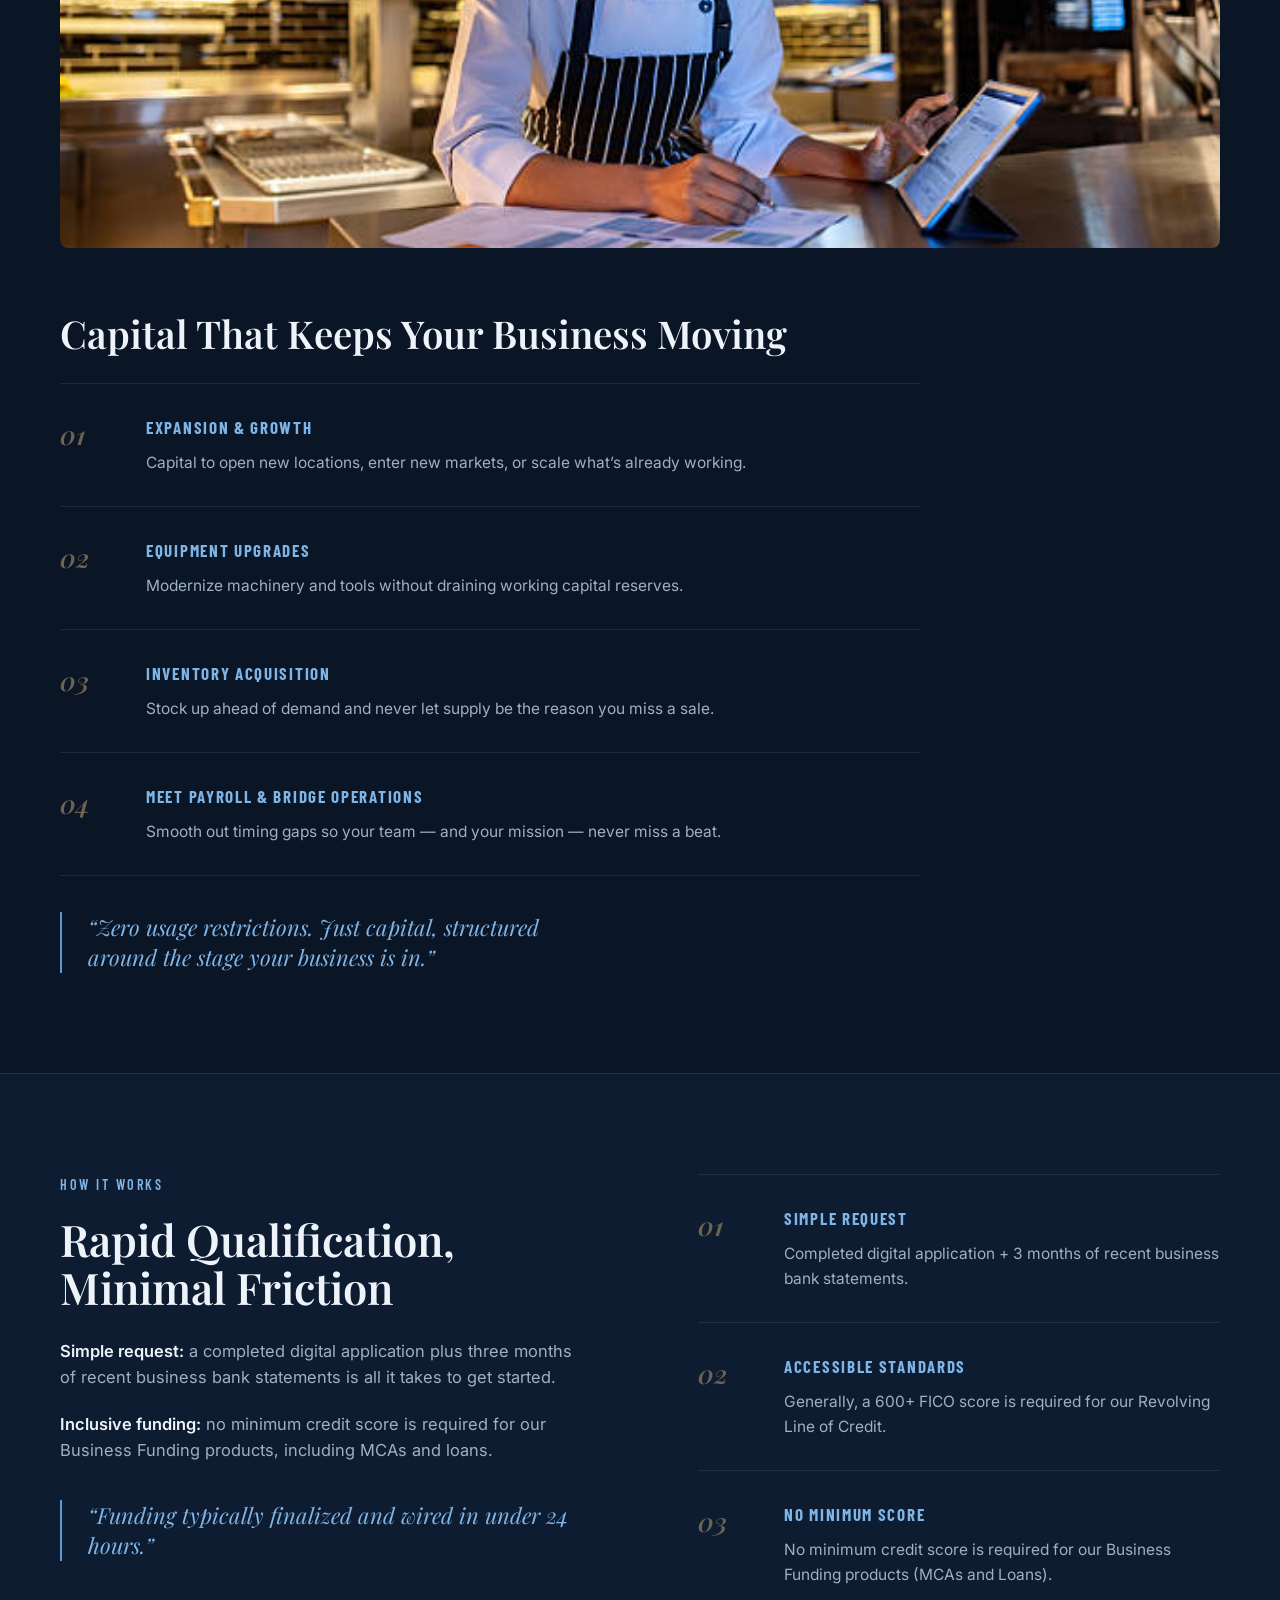
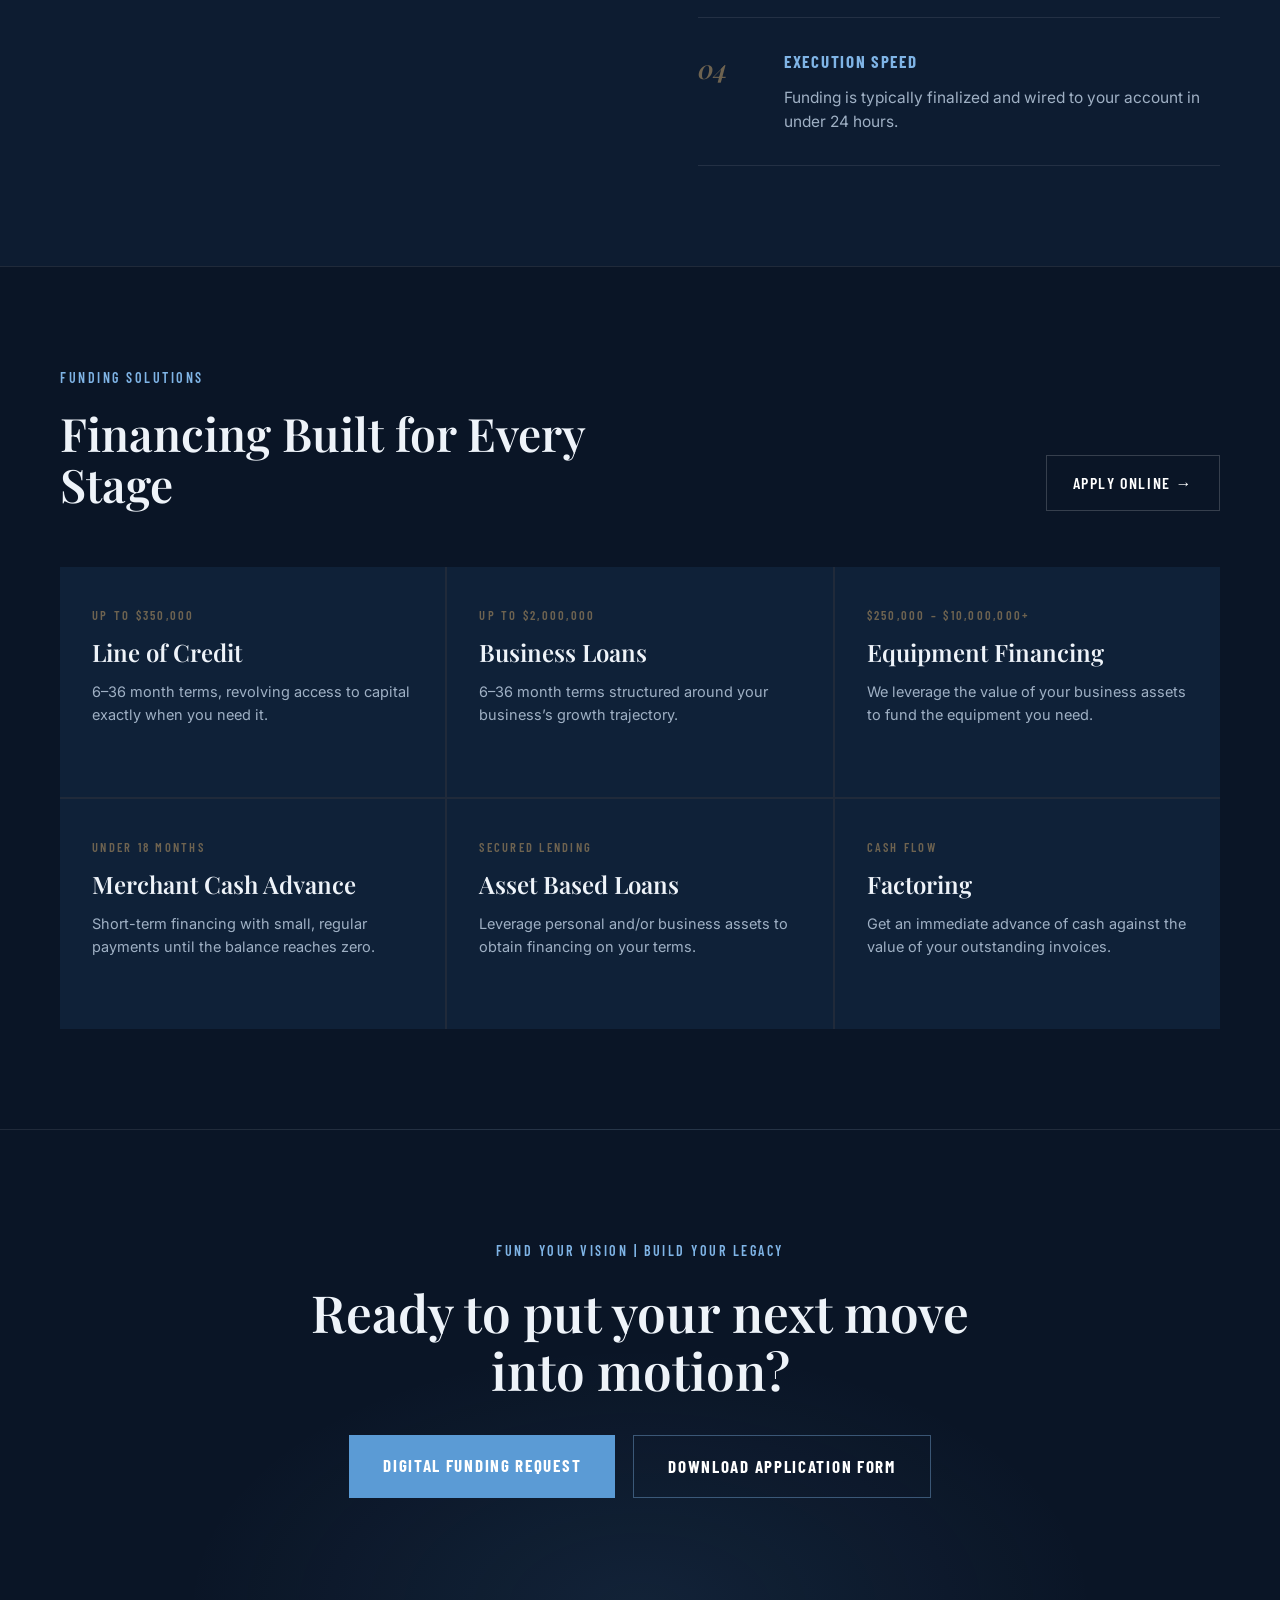
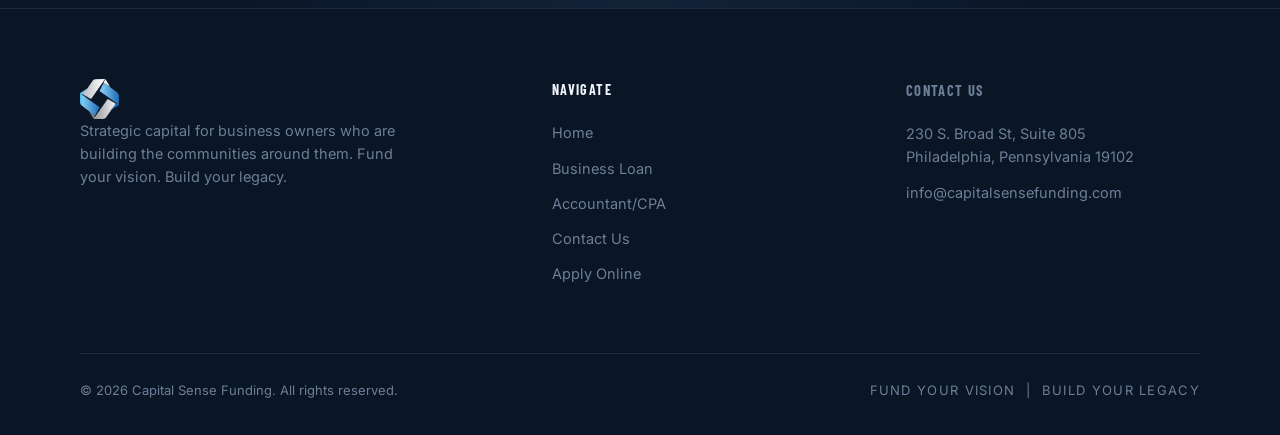
<file: short-term-loan.html>
<!DOCTYPE html>
<html lang="en">
<head>
<meta charset="UTF-8">
<meta name="viewport" content="width=device-width, initial-scale=1.0">
<title>Business Loan | Capital Sense Funding</title>
<meta name="description" content="We offer financing options in the form of business loans to help your business. These loans are available to clients throughout the United States.">
<link rel="icon" type="image/jpeg" sizes="32x31" href="images/csf-_logo_32x31.jpg">
<link rel="preconnect" href="https://fonts.googleapis.com">
<link rel="preconnect" href="https://fonts.gstatic.com" crossorigin>
<link href="https://fonts.googleapis.com/css2?family=Playfair+Display:ital,wght@0,500;0,600;0,700;1,500;1,600&family=Barlow+Condensed:wght@500;600;700&family=Inter:wght@400;500;600&display=swap" rel="stylesheet">
<style>
  :root{
    --bg: #0a1526;
    --bg-raised: #0d1c31;
    --bg-card: #0f2138;
    --line: rgba(255,255,255,0.09);
    --text-hi: #eef3f9;
    --text-body: #9fb0c4;
    --text-dim: #6d7f96;
    --blue: #5b9bd5;
    --blue-bright: #7fb4e6;
    --gold: #6e6350;
    --btn-text: #071322;
  }
  *{box-sizing:border-box;margin:0;padding:0;}
  html{scroll-behavior:smooth;}
  body{
    background:var(--bg);
    color:var(--text-body);
    font-family:'Inter',sans-serif;
    line-height:1.6;
    -webkit-font-smoothing:antialiased;
  }
  a{color:inherit;text-decoration:none;}
  img{max-width:100%;display:block;}
  .label{
    font-family:'Barlow Condensed',sans-serif;
    text-transform:uppercase;
    letter-spacing:0.18em;
    font-weight:600;
  }
  h1,h2,h3{
    font-family:'Playfair Display',serif;
    color:var(--text-hi);
    font-weight:600;
    line-height:1.12;
  }
  .wrap{max-width:1240px;margin:0 auto;padding:0 40px;}

  /* ---------- Header ---------- */
  header{
    position:sticky;top:0;z-index:50;
    background:rgba(10,21,38,0.92);
    backdrop-filter:blur(8px);
    border-bottom:1px solid var(--line);
  }
  .nav{
    display:flex;align-items:center;
    justify-content:flex-start;
    padding:22px 40px;max-width:1240px;margin:0 auto;min-height:112px;gap:16px;flex-wrap:nowrap;
    position:relative;
  }
  .nav-brand{display:flex;flex-direction:column;align-items:flex-start;gap:4px;min-width:0;flex-shrink:0;}
  .logo{display:flex;align-items:center;gap:14px;}
  .logo img{height:58px;width:auto;display:block;}
  .nav-tagline{
    font-family:'Barlow Condensed',sans-serif;
    font-size:clamp(0.62rem,0.95vw,0.74rem);font-weight:600;letter-spacing:0.2em;text-transform:uppercase;
    color:var(--text-hi);line-height:1.3;max-width:240px;white-space:nowrap;
  }
  .logo svg{width:42px;height:42px;flex-shrink:0;}
  .logo-text{
    font-family:'Barlow Condensed',sans-serif;
    line-height:1.05;
  }
  .logo-text .line1{
    font-size:14px;font-weight:600;letter-spacing:0.14em;color:var(--text-hi);
    display:block;
  }
  .logo-text .line2{
    font-size:20px;font-weight:700;letter-spacing:0.08em;color:#fff;
    display:block;
  }
  .nav-links{display:flex;align-items:center;gap:24px;margin-left:auto;margin-right:12px;flex-shrink:0;}
  .nav-links a{
    font-family:'Barlow Condensed',sans-serif;
    font-size:15px;font-weight:600;letter-spacing:0.12em;
    color:var(--text-body);text-transform:uppercase;
    transition:color .2s;
  }
  .nav-links a:hover, .nav-links a.active{color:var(--blue-bright);}
  .nav-links .nav-mobile-cta{
    display:none;
    margin:12px 24px 8px;
    padding:14px 20px;
    border-radius:999px;
    background:var(--blue);
    color:#fff;
    font-family:'Barlow Condensed',sans-serif;
    font-weight:700;
    letter-spacing:0.1em;
    text-transform:uppercase;
    text-align:center;
    justify-content:center;
  }
  .nav-links .nav-mobile-cta:hover{background:var(--blue-bright);}
  .header-right{display:flex;align-items:center;gap:16px;margin-left:0;flex-shrink:0;}
  .phone{
    font-family:'Barlow Condensed',sans-serif;
    font-size:15px;font-weight:600;letter-spacing:0.06em;color:var(--text-hi);
  }
  .btn-apply{
    background:var(--blue);color:#fff;
    font-family:'Barlow Condensed',sans-serif;
    font-weight:700;letter-spacing:0.1em;font-size:17px;
    padding:16px 32px;text-transform:uppercase;
    transition:background .2s, transform .2s;
    white-space:nowrap;
    border-radius:999px;
  }
  .btn-apply:hover{background:var(--blue-bright);transform:translateY(-1px);}
  .nav-toggle{
    display:none;
    flex-direction:column;
    justify-content:center;
    align-items:center;
    gap:5px;
    width:42px;
    height:42px;
    background:transparent;
    border:0;
    cursor:pointer;
    padding:0;
    margin-left:auto;
    z-index:70;
    position:relative;
  }
  .nav-toggle span{
    display:block;
    width:22px;
    height:2px;
    background:var(--text-hi);
    border-radius:999px;
    transition:transform 0.2s ease, opacity 0.2s ease;
  }
  .nav-toggle[aria-expanded="true"] span:nth-child(1){transform:translateY(7px) rotate(45deg);}
  .nav-toggle[aria-expanded="true"] span:nth-child(2){opacity:0;}
  .nav-toggle[aria-expanded="true"] span:nth-child(3){transform:translateY(-7px) rotate(-45deg);} 
  .nav-toggle:focus-visible{
    outline:2px solid var(--blue-bright);
    outline-offset:2px;
  }

  /* ---------- Hero ---------- */
  .hero{
    position:relative;overflow:hidden;
    padding:110px 40px 90px;
    background:
      radial-gradient(ellipse 900px 500px at 75% 0%, rgba(91,155,213,0.10), transparent 60%),
      var(--bg);
    background-image:
      linear-gradient(rgba(255,255,255,0.025) 1px, transparent 1px),
      linear-gradient(90deg, rgba(255,255,255,0.025) 1px, transparent 1px);
    background-size:64px 64px;
  }
  .hero-inner{max-width:1240px;margin:0 auto;}
  .eyebrow-row{
    display:inline-flex;align-items:center;gap:10px;margin-bottom:40px;
    color:#fff;position:relative;padding-right:34px;width:fit-content;max-width:100%;
  }
  .eyebrow-row .rule{height:1px;flex:0 0 24px;background:#fff;opacity:.5;}
  .eyebrow-row::after{
    content:'';
    position:absolute;right:0;top:50%;
    width:24px;height:1px;background:#fff;opacity:.5;
    transform:translateY(-50%);
  }
  .eyebrow-row span{font-size:14px;white-space:nowrap;}
  .hero h1{
    font-size:clamp(40px,5.4vw,72px);
    max-width:820px;margin-bottom:28px;
  }
  .hero h1 em{
    font-style:italic;color:var(--blue-bright);
  }
  .hero p.lede{
    max-width:640px;font-size:18px;color:var(--text-body);margin-bottom:44px;
  }
  .hero-ctas{display:flex;flex-wrap:wrap;gap:18px;}
  .btn-primary{
    background:var(--blue);color:#fff;
    font-family:'Barlow Condensed',sans-serif;
    font-weight:700;letter-spacing:0.1em;font-size:17px;
    padding:17px 34px;text-transform:uppercase;
    transition:background .2s, transform .2s;
  }
  .btn-primary--hero-alt{
    color:#fff;
    font-size:17px;
  }
  .btn-primary:hover{background:var(--blue-bright);transform:translateY(-1px);}
  .btn-outline{
    border:1px solid rgba(127,180,230,0.4);color:#fff;
    font-family:'Barlow Condensed',sans-serif;
    font-weight:700;letter-spacing:0.1em;font-size:17px;
    padding:17px 34px;text-transform:uppercase;
    transition:border-color .2s, background .2s;
  }
  .btn-outline:hover{border-color:var(--blue-bright);background:rgba(91,155,213,0.08);}

  /* ---------- Section shell ---------- */
  section{padding:100px 0;border-top:1px solid var(--line);}
  .eyebrow{
    color:var(--blue-bright);font-size:14px;margin-bottom:18px;display:block;
  }

  /* ---------- Split section (text + numbered list) ---------- */
  .split{
    display:grid;grid-template-columns:1.05fr 1fr;gap:90px;align-items:start;
  }
  .split h2{font-size:clamp(32px,3.4vw,46px);margin-bottom:26px;max-width:520px;}
  .split .body-copy p{margin-bottom:20px;font-size:16.5px;max-width:520px;}
  .body-copy strong{color:var(--text-hi);font-weight:600;}
  blockquote{
    margin-top:36px;padding-left:26px;border-left:2px solid var(--blue);
    font-family:'Playfair Display',serif;font-style:italic;
    font-size:22px;color:var(--blue-bright);max-width:520px;line-height:1.4;
  }
  .numbered-list{border-top:1px solid var(--line);}
  .num-item{
    display:grid;grid-template-columns:64px 1fr;gap:22px;
    padding:30px 0;border-bottom:1px solid var(--line);
  }
  .num-item .num{
    font-family:'Playfair Display',serif;font-style:italic;font-weight:600;
    font-size:26px;color:var(--gold);
  }
  .num-item h4{
    font-family:'Barlow Condensed',sans-serif;color:var(--blue-bright);
    font-size:17px;letter-spacing:0.1em;font-weight:700;text-transform:uppercase;
    margin-bottom:10px;
  }
  .num-item p{font-size:15.5px;color:var(--text-body);}

  /* ---------- Capital use ---------- */
  .capital-use-intro{max-width:660px;}
  .capital-use-intro h2{font-size:clamp(32px,3.4vw,46px);margin-bottom:26px;}
  .capital-use-intro .body-copy p{margin-bottom:20px;font-size:16.5px;}
  .capital-use-image{
    width:100%;margin:52px 0 64px;overflow:hidden;border-radius:8px;
    aspect-ratio:16 / 7;background:var(--bg-raised);
  }
  .capital-use-image img{width:100%;height:100%;object-fit:cover;}
  .capital-use-list{max-width:860px;}
  .capital-use-list h3{font-size:clamp(28px,3vw,40px);margin-bottom:28px;}
  .capital-use-list blockquote{margin-top:36px;}

  /* ---------- Products grid ---------- */
  .products-head{
    display:flex;justify-content:space-between;align-items:flex-end;
    margin-bottom:56px;gap:24px;flex-wrap:wrap;
  }
  .products-head h2{font-size:clamp(32px,3.6vw,50px);max-width:640px;}
  .view-all{
    border:1px solid rgba(255,255,255,0.18);padding:14px 26px;
    font-family:'Barlow Condensed',sans-serif;font-weight:600;
    letter-spacing:0.1em;font-size:16px;color:#fff;
    text-transform:uppercase;white-space:nowrap;transition:border-color .2s;
  }
  .view-all:hover{border-color:var(--blue-bright);}
  .product-grid{
    display:grid;grid-template-columns:repeat(3,1fr);gap:2px;
    background:var(--line);
  }
  .product-card{
    background:var(--bg-card);padding:38px 32px;min-height:230px;
    display:flex;flex-direction:column;justify-content:space-between;
    transition:background .25s;
  }
  .product-card:hover{background:var(--bg-raised);}
  .product-card .pc-top .pc-eyebrow{
    font-size:12.5px;color:var(--gold);margin-bottom:14px;display:block;
  }
  .product-card h3{
    font-size:24px;margin-bottom:14px;
  }
  .product-card p{font-size:14.5px;color:var(--text-body);}

  /* ---------- Qualification band ---------- */
  .qual-band{
    background:var(--bg-raised);
  }

  /* ---------- CTA band ---------- */
  .cta-band{
    text-align:center;padding:110px 40px;border-top:1px solid var(--line);
    background:
      radial-gradient(ellipse 700px 400px at 50% 100%, rgba(91,155,213,0.10), transparent 65%),
      var(--bg);
  }
  .cta-band .label{color:var(--blue-bright);display:block;margin-bottom:22px;font-size:14px;}
  .cta-band h2{font-size:clamp(30px,4vw,52px);max-width:760px;margin:0 auto 36px;}
  .cta-band .ctas{display:flex;justify-content:center;gap:18px;flex-wrap:wrap;}

  /* ---------- Footer ---------- */
  footer{
    border-top:1px solid var(--line);padding:70px 40px 34px;background:var(--bg);
  }
  .footer-grid{
    display:grid;grid-template-columns:1.4fr 1fr 1fr;gap:60px;margin-bottom:56px;
  }
  .footer-brand .logo{margin-bottom:18px;}
  .footer-brand p{font-size:14.5px;max-width:320px;color:var(--text-dim);}
  .footer-col h5{
    font-family:'Barlow Condensed',sans-serif;color:var(--text-hi);
    letter-spacing:0.1em;font-size:14px;text-transform:uppercase;margin-bottom:20px;
    font-weight:700;
  }
  .footer-col a, .footer-col p{
    display:block;font-size:14.5px;color:var(--text-dim);margin-bottom:12px;
    transition:color .2s;
  }
  .footer-col a:hover{color:var(--blue-bright);}
  .footer-bottom{
    border-top:1px solid var(--line);padding-top:26px;
    display:flex;justify-content:space-between;flex-wrap:wrap;gap:14px;
    font-size:13px;color:var(--text-dim);
  }
  .tagline-small{letter-spacing:0.1em;}

  /* ---------- Responsive ---------- */
  @media (max-width:900px){
    .wrap,.nav,.hero-inner{padding-left:24px;padding-right:24px;}
    .nav{position:relative;}
    .nav-toggle{
      display:inline-flex;
      margin-left:auto;
      order:2;
      flex-shrink:0;
    }
    .nav-links{
      display:flex;
      position:absolute;
      top:calc(100% + 8px);
      left:24px;
      right:24px;
      flex-direction:column;
      gap:0;
      padding:0 0;
      background:rgba(10,21,38,0.98);
      border:1px solid var(--line);
      border-radius:14px;
      z-index:60;
      box-shadow:0 16px 40px rgba(0,0,0,0.35);
      overflow:hidden;
      max-height:0;
      opacity:0;
      pointer-events:none;
      transition:max-height 0.25s ease, opacity 0.25s ease;
    }
    .nav-links.is-open{
      max-height:320px;
      opacity:1;
      pointer-events:auto;
      padding:12px 0;
    }
    .nav-links a{
      display:block;
      font-size:15px;
      color:var(--text-hi);
      padding:14px 24px;
      border-bottom:1px solid rgba(255,255,255,0.08);
    }
    .nav-links a:last-child{border-bottom:0;}
    .nav-links .nav-mobile-cta{
      display:inline-flex;
      margin:12px 24px 8px;
    }
    .header-right{display:none;}
    .eyebrow-row .label{
      min-width:0;
      white-space:normal;
      line-height:1.35;
      letter-spacing:0.12em;
    }
    .split{grid-template-columns:1fr;gap:56px;}
    .product-grid{grid-template-columns:1fr;}
    .footer-grid{grid-template-columns:1fr;gap:36px;}
  }
</style>
</head>
<body>

<header>
  <div class="nav">
    <div class="nav-brand">
      <a href="index.html" class="logo">
        <img src="images/Test1.png" alt="Capital Sense Funding">
      </a>
      <div class="nav-tagline">Fund your Vision | Build your Legacy</div>
    </div>
    <button class="nav-toggle" type="button" aria-label="Toggle navigation" aria-expanded="false">
      <span></span>
      <span></span>
      <span></span>
    </button>
    <nav class="nav-links">
      <a href="index.html">Home</a>
      <a href="merchant-outlook.html">Merchant Outlook</a>
      <a href="short-term-loan.html" class="active">Business Loan</a>
      <a href="accountant-cpa.html">Accountant / CPA</a>
      <a class="nav-mobile-cta" href="https://www.capitalsensefunding.com/apply-online.php">Apply Now</a>
    </nav>
    <div class="header-right">
      <a class="btn-apply" href="https://www.capitalsensefunding.com/apply-online.php">Apply Now</a>
    </div>
  </div>
</header>

<!-- HERO -->
<section class="hero" style="border-top:none;padding-top:110px;">
  <div class="hero-inner">
    <div class="eyebrow-row">
      <span class="rule"></span>
      <span class="label">The Capital You Need. The Partner You Deserve.</span>
    </div>
    <h1>Strategic Capital for <em>High&#8209;Performance</em> Growth</h1>
    <p class="lede">Our speed and flexibility are designed to match the pace of your business. We deliver the capital you need, exactly when you need it, with zero usage restrictions &mdash; funding in as little as 24 hours.</p>
    <div class="hero-ctas">
      <a class="btn-primary btn-primary--hero-alt" href="https://www.capitalsensefunding.com/apply-online.php">Digital Funding Requests</a>
      <a class="btn-outline" href="https://www.capitalsensefunding.com/files/124762715.pdf">Download Application Form</a>
    </div>
  </div>
</section>

<!-- STRATEGIC USE OF CAPITAL -->
<section class="capital-use">
  <div class="wrap">
    <div class="capital-use-intro">
      <span class="eyebrow label">Our Purpose</span>
      <h2>Fueling the Businesses That Build Our Communities</h2>
      <div class="body-copy">
        <p>At Capital Sense Funding, we believe every business owner deserves capital that moves at the speed of their ambition. Whether you&rsquo;re upgrading equipment, securing inventory, or accelerating daily operations, we provide the fuel for your next move.</p>
        <p>With terms ranging from <strong>three months to ten years</strong>, we structure financing around the stage your business is actually in &mdash; not a one-size-fits-all product.</p>
      </div>
    </div>
    <figure class="capital-use-image">
      <img src="images/Chef.png" alt="Chef at work in a restaurant kitchen">
    </figure>
    <div class="capital-use-list">
      <h3>Capital That Keeps Your Business Moving</h3>
      <div class="numbered-list">
      <div class="num-item">
        <span class="num">01</span>
        <div>
          <h4>Expansion &amp; Growth</h4>
          <p>Capital to open new locations, enter new markets, or scale what&rsquo;s already working.</p>
        </div>
      </div>
      <div class="num-item">
        <span class="num">02</span>
        <div>
          <h4>Equipment Upgrades</h4>
          <p>Modernize machinery and tools without draining working capital reserves.</p>
        </div>
      </div>
      <div class="num-item">
        <span class="num">03</span>
        <div>
          <h4>Inventory Acquisition</h4>
          <p>Stock up ahead of demand and never let supply be the reason you miss a sale.</p>
        </div>
      </div>
      <div class="num-item">
        <span class="num">04</span>
        <div>
          <h4>Meet Payroll &amp; Bridge Operations</h4>
          <p>Smooth out timing gaps so your team &mdash; and your mission &mdash; never miss a beat.</p>
        </div>
      </div>
      </div>
      <blockquote>&ldquo;Zero usage restrictions. Just capital, structured around the stage your business is in.&rdquo;</blockquote>
    </div>
  </div>
</section>

<!-- RAPID QUALIFICATION -->
<section class="qual-band">
  <div class="wrap split">
    <div>
      <span class="eyebrow label">How It Works</span>
      <h2>Rapid Qualification, Minimal Friction</h2>
      <div class="body-copy">
        <p><strong>Simple request:</strong> a completed digital application plus three months of recent business bank statements is all it takes to get started.</p>
        <p><strong>Inclusive funding:</strong> no minimum credit score is required for our Business Funding products, including MCAs and loans.</p>
      </div>
      <blockquote>&ldquo;Funding typically finalized and wired in under 24 hours.&rdquo;</blockquote>
    </div>
    <div class="numbered-list">
      <div class="num-item">
        <span class="num">01</span>
        <div>
          <h4>Simple Request</h4>
          <p>Completed digital application + 3 months of recent business bank statements.</p>
        </div>
      </div>
      <div class="num-item">
        <span class="num">02</span>
        <div>
          <h4>Accessible Standards</h4>
          <p>Generally, a 600+ FICO score is required for our Revolving Line of Credit.</p>
        </div>
      </div>
      <div class="num-item">
        <span class="num">03</span>
        <div>
          <h4>No Minimum Score</h4>
          <p>No minimum credit score is required for our Business Funding products (MCAs and Loans).</p>
        </div>
      </div>
      <div class="num-item">
        <span class="num">04</span>
        <div>
          <h4>Execution Speed</h4>
          <p>Funding is typically finalized and wired to your account in under 24 hours.</p>
        </div>
      </div>
    </div>
  </div>
</section>

<!-- PRODUCTS -->
<section>
  <div class="wrap">
    <div class="products-head">
      <div>
        <span class="eyebrow label">Funding Solutions</span>
        <h2>Financing Built for Every Stage</h2>
      </div>
      <a class="view-all" href="https://www.capitalsensefunding.com/apply-online.php">Apply Online &rarr;</a>
    </div>
    <div class="product-grid">
      <div class="product-card">
        <div class="pc-top">
          <span class="pc-eyebrow label">Up to $350,000</span>
          <h3>Line of Credit</h3>
          <p>6&ndash;36 month terms, revolving access to capital exactly when you need it.</p>
        </div>
      </div>
      <div class="product-card">
        <div class="pc-top">
          <span class="pc-eyebrow label">Up to $2,000,000</span>
          <h3>Business Loans</h3>
          <p>6&ndash;36 month terms structured around your business&rsquo;s growth trajectory.</p>
        </div>
      </div>
      <div class="product-card">
        <div class="pc-top">
          <span class="pc-eyebrow label">$250,000 &ndash; $10,000,000+</span>
          <h3>Equipment Financing</h3>
          <p>We leverage the value of your business assets to fund the equipment you need.</p>
        </div>
      </div>
      <div class="product-card">
        <div class="pc-top">
          <span class="pc-eyebrow label">Under 18 Months</span>
          <h3>Merchant Cash Advance</h3>
          <p>Short-term financing with small, regular payments until the balance reaches zero.</p>
        </div>
      </div>
      <div class="product-card">
        <div class="pc-top">
          <span class="pc-eyebrow label">Secured Lending</span>
          <h3>Asset Based Loans</h3>
          <p>Leverage personal and/or business assets to obtain financing on your terms.</p>
        </div>
      </div>
      <div class="product-card">
        <div class="pc-top">
          <span class="pc-eyebrow label">Cash Flow</span>
          <h3>Factoring</h3>
          <p>Get an immediate advance of cash against the value of your outstanding invoices.</p>
        </div>
      </div>
    </div>
  </div>
</section>

<!-- CTA -->
<section class="cta-band">
  <span class="label">Fund Your Vision | Build Your Legacy</span>
  <h2>Ready to put your next move into motion?</h2>
  <div class="ctas">
    <a class="btn-primary" href="https://www.capitalsensefunding.com/apply-online.php">Digital Funding Request</a>
    <a class="btn-outline" href="https://www.capitalsensefunding.com/files/124762715.pdf">Download Application Form</a>
  </div>
</section>

<footer>
  <div class="wrap">
    <div class="footer-grid">
      <div class="footer-brand">
        <img src="images/logo.png" alt="Capital Sense Funding" style="height: 40px;">
        <p>Strategic capital for business owners who are building the communities around them. Fund your vision. Build your legacy.</p>
      </div>
      <div class="footer-col">
        <h5>Navigate</h5>
        <a href="https://www.capitalsensefunding.com/">Home</a>
        <a href="https://www.capitalsensefunding.com/short-term-loan.html">Business Loan</a>
        <a href="https://www.capitalsensefunding.com/accountant-cpa.html">Accountant/CPA</a>
        <a href="https://lp.constantcontactpages.com/sl/LhbhosA">Contact Us</a>
        <a href="https://www.capitalsensefunding.com/apply-online.php">Apply Online</a>
      </div>
      <div class="footer-col">
        <h5><a href="https://lp.constantcontactpages.com/sl/LhbhosA">Contact Us</a></h5>
        <p>230 S. Broad St, Suite 805<br>Philadelphia, Pennsylvania 19102</p>
        <a href="mailto:info@capitalsensefunding.com">info@capitalsensefunding.com</a>
      </div>
    </div>
    <div class="footer-bottom">
      <span>&copy; 2026 Capital Sense Funding. All rights reserved.</span>
      <span class="tagline-small">FUND YOUR VISION &nbsp;|&nbsp; BUILD YOUR LEGACY</span>
    </div>
  </div>
</footer>

<script src="script.js"></script>
</body>
</html>
</file>
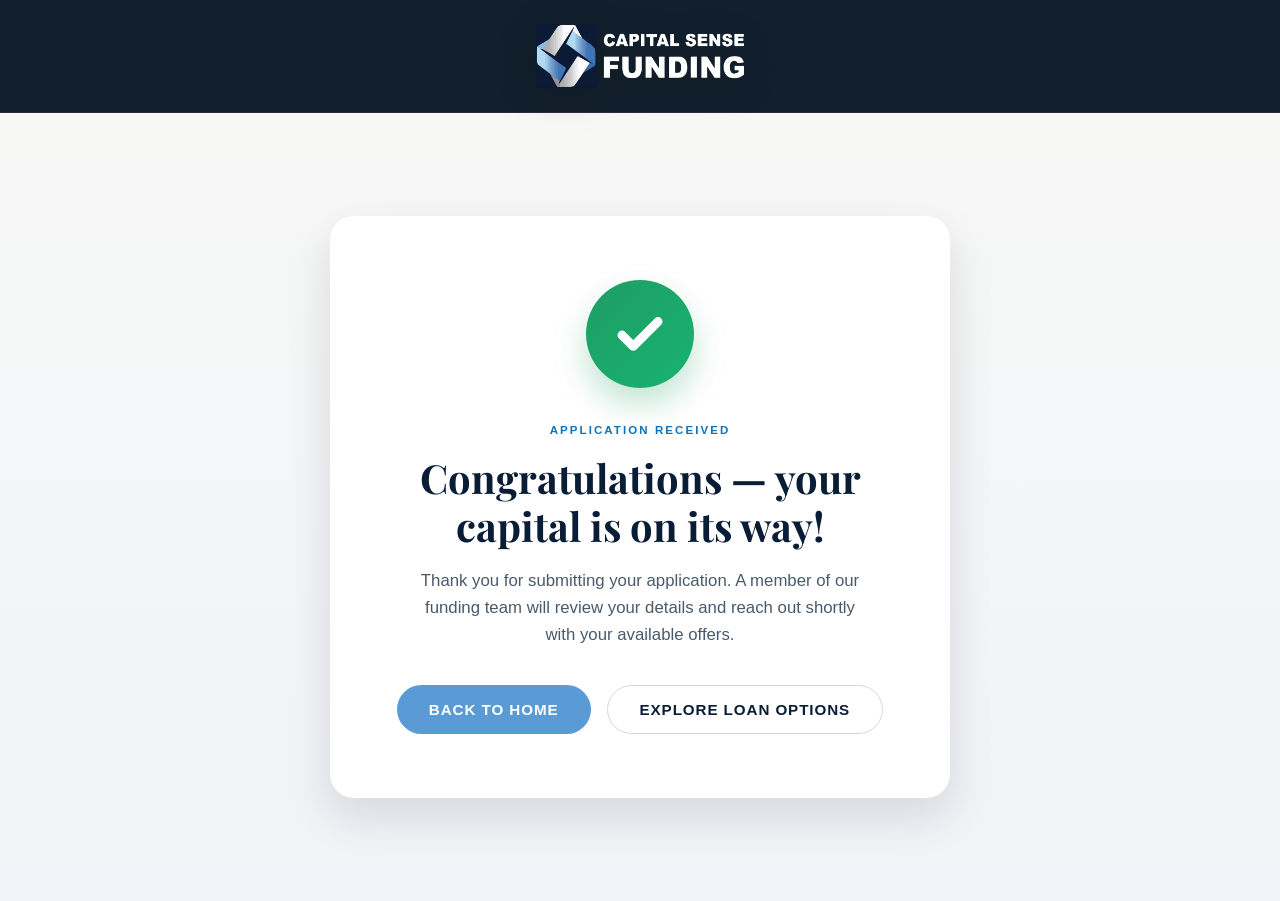
<file: thank-you.html>
<!DOCTYPE html>
<html lang="en">
<head>
<meta charset="UTF-8">
<meta name="viewport" content="width=device-width, initial-scale=1.0">
<title>Application Submitted | Capital Sense Funding</title>
<link rel="preconnect" href="https://fonts.googleapis.com">
<link href="https://fonts.googleapis.com/css2?family=Playfair+Display:ital,wght@0,500;0,600;0,700;1,500&family=Inter:wght@400;500;600;700&display=swap" rel="stylesheet">
<style>
  :root {
    --navy: #04111f;
    --navy-mid: #0a1d36;
    --navy-light: #243d57;
    --gold: #5ab0e7;
    --gold-deep: #1073b8;
    --cream: #f5f0e8;
    --white: #ffffff;
    --gray: #8a9bb0;
    --gray-light: #d0d8e4;
    --text-body: #4a5a6b;
    --success: #1f9d63;
    --shadow: 0 18px 46px rgba(4, 17, 31, 0.12);
  }

  * { box-sizing: border-box; }
  html { scroll-behavior: smooth; }
  body {
    margin: 0;
    min-height: 100vh;
    font-family: 'DM Sans', sans-serif;
    background: linear-gradient(180deg, #f8f8f6 0%, #f0f3f7 100%);
    color: var(--navy-mid);
  }

  h1, h2, h3 { margin: 0; }
  a { color: inherit; }

  .site-header {
    position: relative;
    z-index: 20;
    background: rgba(4, 17, 31, 0.94);
    border-bottom: 1px solid rgba(255, 255, 255, 0.08);
  }

  .brand-lockup {
    max-width: 1280px;
    margin: 0 auto;
    min-height: 112px;
    display: flex;
    align-items: center;
    justify-content: center;
    padding: 18px 40px;
  }

  .brand-lockup img {
    display: block;
    height: 64px;
    width: auto;
    max-width: 100%;
    object-fit: contain;
    filter: drop-shadow(0 8px 18px rgba(0, 0, 0, 0.14));
  }

  .confirm-shell {
    min-height: calc(100vh - 112px);
    display: flex;
    align-items: center;
    justify-content: center;
    padding: 80px 24px;
  }

  .confirm-card {
    max-width: 620px;
    width: 100%;
    text-align: center;
    background: var(--white);
    border-radius: 24px;
    box-shadow: var(--shadow);
    padding: 64px 48px;
  }

  .check-circle {
    width: 108px;
    height: 108px;
    margin: 0 auto 32px;
    border-radius: 50%;
    background: linear-gradient(135deg, var(--success), #17b371);
    display: flex;
    align-items: center;
    justify-content: center;
    box-shadow: 0 16px 32px rgba(31, 157, 99, 0.28);
    animation: pop-in 0.5s cubic-bezier(0.34, 1.56, 0.64, 1) both;
  }

  .check-circle svg {
    width: 54px;
    height: 54px;
  }

  .check-circle svg path {
    fill: none;
    stroke: #fff;
    stroke-width: 4;
    stroke-linecap: round;
    stroke-linejoin: round;
    stroke-dasharray: 48;
    stroke-dashoffset: 48;
    animation: draw-check 0.4s ease-out 0.35s forwards;
  }

  @keyframes pop-in {
    0% { transform: scale(0); opacity: 0; }
    100% { transform: scale(1); opacity: 1; }
  }

  @keyframes draw-check {
    to { stroke-dashoffset: 0; }
  }

  .confirm-eyebrow {
    display: inline-flex;
    align-items: center;
    justify-content: center;
    gap: 10px;
    margin-bottom: 18px;
    font-size: 0.72rem;
    font-weight: 600;
    letter-spacing: 0.18em;
    text-transform: uppercase;
    color: var(--gold-deep);
  }

  .confirm-card h1 {
    font-family: 'Playfair Display', serif;
    font-size: clamp(1.8rem, 3.2vw, 2.5rem);
    font-weight: 700;
    color: var(--navy-mid);
    line-height: 1.2;
    margin-bottom: 18px;
  }

  .confirm-card p {
    font-size: 1.05rem;
    line-height: 1.6;
    color: var(--text-body);
    max-width: 460px;
    margin: 0 auto 36px;
  }

  .confirm-actions {
    display: flex;
    align-items: center;
    justify-content: center;
    gap: 16px;
    flex-wrap: wrap;
  }

  .btn-home {
    display: inline-flex;
    align-items: center;
    justify-content: center;
    background: #5b9bd5;
    color: #fff;
    padding: 16px 32px;
    font-weight: 700;
    font-size: 0.95rem;
    letter-spacing: 0.06em;
    text-transform: uppercase;
    text-decoration: none;
    white-space: nowrap;
    border-radius: 999px;
    transition: background 0.2s ease, transform 0.2s ease;
  }

  .btn-home:hover {
    background: #7fb4e6;
    transform: translateY(-1px);
  }

  .btn-outline {
    display: inline-flex;
    align-items: center;
    justify-content: center;
    background: transparent;
    color: var(--navy-mid);
    border: 1px solid var(--gray-light);
    padding: 15px 32px;
    font-weight: 700;
    font-size: 0.95rem;
    letter-spacing: 0.06em;
    text-transform: uppercase;
    text-decoration: none;
    white-space: nowrap;
    border-radius: 999px;
    transition: border-color 0.2s ease, color 0.2s ease;
  }

  .btn-outline:hover {
    border-color: var(--gold-deep);
    color: var(--gold-deep);
  }

  @media (max-width: 560px) {
    .confirm-card { padding: 48px 24px; }
  }
</style>
</head>
<body>

<header class="site-header" aria-label="Brand header">
  <div class="brand-lockup">
    <img src="images/Test1.png" alt="Capital Sense Funding logo" loading="eager">
  </div>
</header>

<main class="confirm-shell">
  <div class="confirm-card">
    <div class="check-circle">
      <svg viewBox="0 0 24 24"><path d="M4 12.5l5 5 11-11"></path></svg>
    </div>
    <span class="confirm-eyebrow">Application Received</span>
    <h1>Congratulations — your capital is on its way!</h1>
    <p>Thank you for submitting your application. A member of our funding team will review your details and reach out shortly with your available offers.</p>
    <div class="confirm-actions">
      <a class="btn-home" href="index.html">Back to Home</a>
      <a class="btn-outline" href="short-term-loan.html">Explore Loan Options</a>
    </div>
  </div>
</main>

</body>
</html>
</file>
<file: styles.css>
*, *::before, *::after { box-sizing: border-box; margin: 0; padding: 0; }

  :root {
    --navy: #0A1D36;
    --navy-mid: #1a2e45;
    --navy-light: #243d57;
    --gold: #1073B8;
    --gold-light: #5AB0E8;
    --cream: #f5f0e8;
    --white: #ffffff;
    --gray: #8a9bb0;
    --gray-light: #d0d8e4;
    --text-body: #4a5a6b;
  }

  html { scroll-behavior: smooth; }

  body {
    font-family: 'DM Sans', sans-serif;
    background: var(--white);
    color: var(--navy);
    overflow-x: hidden;
  }

  /* ── NAV ── */
  nav {
    position: fixed; top: 0; left: 0; right: 0; z-index: 100;
    display: flex; align-items: center; justify-content: space-between;
    padding: 0 40px;
    min-height: 112px;
    background: rgba(4, 17, 31, 0.96);
    border-bottom: 1px solid rgba(74, 159, 212, 0.25);
    backdrop-filter: blur(8px);
  }
  .site-nav { flex-wrap: nowrap; gap: 18px; }
  .nav-brand {
    display: flex;
    flex-direction: column;
    align-items: flex-start;
    gap: 4px;
    min-width: 0;
  }
  .nav-logo {
    display: inline-flex;
    align-items: center;
    text-decoration: none;
    flex-shrink: 0;
    padding-top: 6px;
    font-family: 'Barlow Condensed', sans-serif;
    font-weight: 700;
    font-size: 16px;
    color: var(--white);
    letter-spacing: 0.05em;
  }
  .nav-logo img {
    display: block;
    height: 58px;
    width: auto;
    margin-top: 0;
  }
  .nav-tagline {
    display: inline-block;
    flex-shrink: 0;
    font-family: 'Barlow Condensed', sans-serif;
    font-size: clamp(0.62rem, 0.95vw, 0.74rem);
    font-weight: 600;
    letter-spacing: 0.2em;
    text-transform: uppercase;
    color: var(--white);
    line-height: 1.3;
    max-width: 240px;
    white-space: nowrap;
  }
  .nav-toggle {
    display: none;
    flex-direction: column;
    justify-content: center;
    gap: 5px;
    width: 42px;
    height: 42px;
    background: transparent;
    border: 0;
    cursor: pointer;
    padding: 0;
  }
  .nav-toggle span {
    display: block;
    width: 22px;
    height: 2px;
    background: var(--white);
    border-radius: 999px;
  }
  .nav-links {
    display: flex;
    align-items: center;
    gap: 32px;
    list-style: none;
  }
  .nav-links a {
    font-family: 'Barlow Condensed', sans-serif;
    font-size: 0.875rem;
    font-weight: 600;
    letter-spacing: 0.1em;
    text-transform: uppercase;
    color: var(--gray);
    text-decoration: none;
    transition: color 0.2s;
  }
  .nav-links a:hover,
  .nav-links a.active { color: var(--gold); }
  .nav-cta {
    display: inline-flex;
    align-items: center;
    justify-content: center;
    background: #5b9bd5;
    color: #fff !important;
    padding: 16px 32px;
    font-family: 'Barlow Condensed', sans-serif;
    font-weight: 700 !important;
    font-size: 0.95rem !important;
    letter-spacing: 0.12em !important;
    text-transform: uppercase;
    text-decoration: none;
    white-space: nowrap;
    border-radius: 999px;
    transition: background 0.2s, transform 0.2s !important;
  }
  .nav-cta:hover {
    background: #7fb4e6 !important;
    color: #fff !important;
    transform: translateY(-1px);
  }

  /* ── HERO ── */
  .hero {
    position: relative;
    min-height: 52vh;
    background: var(--navy);
    display: flex; align-items: flex-end;
    overflow: hidden;
    padding: 132px 56px 100px;
  }
  .hero-bg {
    position: absolute; inset: 0;
    background:
      linear-gradient(90deg, rgba(4, 17, 31, 0.86) 0%, rgba(10, 29, 54, 0.74) 48%, rgba(10, 29, 54, 0.22) 100%),
      linear-gradient(180deg, rgba(4, 17, 31, 0.14) 0%, rgba(4, 17, 31, 0.38) 100%),
      url('images/integrated-health-care.jpg') center center / cover no-repeat;
  }
  .hero-grid {
    position: absolute; inset: 0;
    background-image: 
      linear-gradient(rgba(200,169,110,0.04) 1px, transparent 1px),
      linear-gradient(90deg, rgba(200,169,110,0.04) 1px, transparent 1px);
    background-size: 60px 60px;
  }
  .hero-content { position: relative; z-index: 2; max-width: 900px; margin: 0 auto; text-align: center; }
  .hero-eyebrow {
    display: inline-flex; align-items: center; gap: 10px;
    margin-bottom: 32px;
    width: fit-content; max-width: 100%;
    position: relative; padding-right: 34px;
    opacity: 0; animation: fadeUp 0.8s ease 0.2s forwards;
  }
  .hero-eyebrow-line {
    flex: 0 0 24px; height: 1px; background: #fff;
  }
  .hero-eyebrow::after {
    content: '';
    position: absolute; right: 0; top: 50%;
    width: 24px; height: 1px; background: #fff;
    transform: translateY(-50%);
  }
  .hero-eyebrow-copy {
    display: flex; flex-direction: column; gap: 6px;
    max-width: min(100%, 320px);
  }
  .hero-eyebrow-text {
    font-size: 0.72rem; font-weight: 500; letter-spacing: 0.18em;
    text-transform: uppercase; color: #fff; line-height: 1.4;
    max-width: 100%;
    white-space: nowrap;
  }

  @media (max-width: 768px) {
    .hero-eyebrow {
      gap: 8px;
      margin-bottom: 20px;
      flex-wrap: nowrap;
      padding-right: 0;
    }

    .section-eyebrow {
      display: inline-grid;
      grid-template-columns: 18px minmax(0, 1fr) 18px;
      align-items: center;
      column-gap: 8px;
      margin-bottom: 20px;
      width: 100%;
      padding-right: 0;
    }

    .hero-eyebrow-line,
    .section-eyebrow-line {
      flex-basis: 18px;
    }

    .hero-eyebrow::after,
    .section-eyebrow::after {
      position: static;
      transform: none;
      flex: 0 0 18px;
      margin-top: 2px;
    }

    .hero-eyebrow-text {
      font-size: clamp(0.58rem, 1.8vw, 0.72rem);
      letter-spacing: 0.12em;
      line-height: 1.5;
      max-width: 100%;
      white-space: nowrap;
    }

    .section-eyebrow-text {
      min-width: 0;
      font-size: clamp(0.58rem, 1.8vw, 0.72rem);
      letter-spacing: 0.12em;
      white-space: normal;
    }
  }

  .hero h1 {
    font-family: 'Playfair Display', serif;
    font-size: clamp(3.2rem, 6.4vw, 5.9rem);
    font-weight: 500;
    line-height: 1.08;
    color: var(--white);
    margin-bottom: 32px;
    opacity: 0; animation: fadeUp 0.8s ease 0.5s forwards;
  }
  .hero h1 em { font-style: italic; color: var(--white); }
  .hero-funding-text { color: var(--gold-light); }
  .hero-offer {
    font-family: 'Barlow Condensed', sans-serif;
    font-size: 0.95rem; font-weight: 700; letter-spacing: 0.12em;
    text-transform: uppercase; line-height: 1.6;
    color: var(--gold-light); max-width: 560px;
    margin: 0 0 24px;
    opacity: 0; animation: fadeUp 0.8s ease 0.4s forwards;
  }
  .hero-sub {
    font-size: 1.15rem; font-weight: 300; line-height: 1.7;
    color: var(--gray-light); max-width: 560px;
    opacity: 0; animation: fadeUp 0.8s ease 0.6s forwards;
  }
  .hero-actions {
    margin: 0 0 32px;
    display: flex;
    flex-wrap: wrap;
    gap: 16px;
    opacity: 0; animation: fadeUp 0.8s ease 0.7s forwards;
  }
  .hero-cta {
    margin-top: 0;
  }
  .hero-scroll {
    position: absolute; bottom: 40px; right: 56px;
    display: flex; flex-direction: column; align-items: center; gap: 8px;
    opacity: 0; animation: fadeUp 0.8s ease 1s forwards;
  }
  .hero-scroll-label {
    font-size: 0.65rem; letter-spacing: 0.18em; text-transform: uppercase;
    color: var(--gray); writing-mode: vertical-rl;
  }
  .hero-scroll-bar {
    width: 1px; height: 60px; background: linear-gradient(to bottom, var(--gold), transparent);
    animation: pulse-bar 2s ease-in-out infinite;
  }

  /* ── STATS SECTION ── */
  .stats-section {
    background: var(--navy-mid);
  }
  .stats-intro {
    display: block;
    font-family: 'Playfair Display', serif;
    font-size: clamp(1.35rem, 5.5vw, 2.4rem); font-weight: 700; letter-spacing: 0.15em;
    text-transform: uppercase; line-height: 1.6;
    color: var(--white);
    text-decoration: none;
    padding: 56px 56px 32px;
    margin: 0;
    opacity: 0; animation: fadeUp 0.8s ease 0.2s forwards;
  }
  /* ── STATS BAR ── */
  .stats-bar {
    background: var(--navy-mid);
    border-top: 1px solid rgba(200,169,110,0.2);
    border-bottom: 1px solid rgba(200,169,110,0.2);
    padding: 48px 56px;
    display: grid; grid-template-columns: repeat(4, 1fr);
  }
  .stat-item {
    padding: 0;
    border-right: 1px solid rgba(200,169,110,0.12);
    padding-left: 40px;
    transition: background 0.3s;
    color: inherit;
    text-decoration: none;
    display: block;
  }
  .stat-item:first-child { padding-left: 0; }
  .stat-item:last-child { border-right: none; }
  .stat-item:hover { background: rgba(200,169,110,0.04); }
  .stat-number {
    font-family: 'Playfair Display', serif;
    font-size: 2.8rem; font-weight: 600;
    color: #5b9bd5; line-height: 1;
    margin-bottom: 10px;
  }
  .stat-label {
    font-size: 0.95rem; font-weight: 600; letter-spacing: 0.06em;
    color: var(--gray-light);
    line-height: 1.5;
  }

  /* ── SECTION BASE ── */
  section { padding: 120px 56px; }
  .section-eyebrow {
    display: inline-flex; align-items: center; gap: 10px; margin-bottom: 24px;
    width: fit-content; max-width: 100%; position: relative; padding-right: 34px;
  }
  .section-eyebrow-line {
    flex: 0 0 24px; height: 1px; background: var(--gold);
  }
  .section-eyebrow::after {
    content: '';
    position: absolute; right: 0; top: 50%;
    width: 24px; height: 1px; background: var(--gold);
    transform: translateY(-50%);
  }
  .section-eyebrow-text {
    font-size: 0.7rem; font-weight: 500; letter-spacing: 0.18em;
    text-transform: uppercase; color: var(--gold);
    white-space: nowrap;
  }
  h2.section-title {
    font-family: 'Playfair Display', serif;
    font-size: clamp(2rem, 3.5vw, 3rem);
    font-weight: 500; line-height: 1.2; color: var(--navy);
  }
  h2.section-title.light { color: var(--white); }

  /* ── REQUIREMENTS ── */
  .requirements-section {
    background: var(--white);
    padding-top: 88px;
    padding-bottom: 96px;
  }
  .requirements-grid {
    margin-top: 40px;
    display: grid;
    grid-template-columns: repeat(4, 1fr);
    gap: 2px;
    background: rgba(16, 115, 184, 0.2);
    border: 1px solid rgba(16, 115, 184, 0.2);
  }
  .requirements-section .section-eyebrow-text {
    font-size: 0.85rem;
  }
  .requirement-card {
    background: #f8fbff;
    padding: 36px 30px;
    transition: background 0.25s ease;
  }
  .requirement-card:hover {
    background: #edf5fd;
  }
  .requirement-label {
    display: inline-block;
    font-family: 'DM Mono', monospace;
    font-size: 0.84rem;
    color: var(--gold);
    letter-spacing: 0.12em;
    margin-bottom: 18px;
  }
  .requirement-card h3 {
    font-family: 'Playfair Display', serif;
    font-size: clamp(1.5rem, 1.7vw, 1.75rem);
    font-weight: 500;
    line-height: 1.35;
    color: var(--navy);
    margin-bottom: 12px;
  }
  .requirement-card p {
    font-size: clamp(1.12rem, 1.2vw, 1.25rem);
    line-height: 1.75;
    color: var(--text-body);
  }
  .qualify-round-btn {
    width: 100%;
    min-height: 52px;
    border-radius: 999px;
    background: radial-gradient(circle at 30% 25%, #ffbc6b 0%, #f7941e 45%, #de6d00 100%);
    color: #ffffff;
    text-decoration: none;
    text-transform: uppercase;
    font-family: 'Barlow Condensed', sans-serif;
    font-size: 0.92rem;
    font-weight: 700;
    letter-spacing: 0.06em;
    line-height: 1.2;
    text-align: center;
    display: inline-flex;
    align-items: center;
    justify-content: center;
    padding: 12px 18px;
    margin-top: 16px;
    box-shadow: 0 12px 24px rgba(222, 109, 0, 0.28);
    transition: transform 0.2s ease, box-shadow 0.2s ease;
  }
  .qualify-round-btn:hover {
    transform: translateY(-2px);
    box-shadow: 0 16px 28px rgba(222, 109, 0, 0.35);
  }

  /* ── BARRIER SECTION ── */
  .barrier-section {
    background: var(--navy);
    padding: 100px 56px;
    text-align: center;
    position: relative;
    overflow: hidden;
  }
  .barrier-section::before {
    content: '';
    position: absolute; top: 50%; left: 50%; transform: translate(-50%, -50%);
    width: 600px; height: 600px; border-radius: 50%;
    background: radial-gradient(circle, rgba(200,169,110,0.06) 0%, transparent 70%);
    pointer-events: none;
  }
  .barrier-content {
    max-width: 820px;
    margin: 0 auto;
    position: relative;
    z-index: 2;
  }
  .barrier-section .section-eyebrow-text { color: var(--gold-light); }
  .barrier-section .section-eyebrow-line,
  .barrier-section .section-eyebrow::after { background: var(--gold-light); }
  .barrier-section h2 {
    font-family: 'Playfair Display', serif;
    font-size: clamp(2.4rem, 4.5vw, 3.8rem);
    font-weight: 500;
    line-height: 1.15;
    color: var(--white);
    margin-top: 16px;
    margin-bottom: 24px;
  }
  .barrier-section h2 em {
    font-style: italic;
    color: var(--gold-light);
  }
  .barrier-sub {
    font-size: 1.1rem;
    font-weight: 300;
    line-height: 1.7;
    color: var(--gray-light);
    max-width: 680px;
    margin: 0 auto 32px;
  }
  .barrier-actions {
    display: flex;
    justify-content: center;
    gap: 16px;
    margin-top: 24px;
  }

  /* ── WHO WE ARE ── */
  .who-we-are {
    position: relative;
    isolation: isolate;
    background:
      linear-gradient(90deg, rgba(4, 17, 31, 0.97) 0%, rgba(10, 29, 54, 0.9) 45%, rgba(10, 29, 54, 0.28) 100%),
      linear-gradient(180deg, rgba(4, 17, 31, 0.1) 0%, rgba(4, 17, 31, 0.72) 100%),
      url('images/construction.avif') center / cover no-repeat;
    display: grid; grid-template-columns: minmax(0, 1fr) minmax(260px, 0.65fr); gap: 80px; align-items: center;
  }
  .who-left { position: relative; z-index: 1; }
  .who-we-are .section-eyebrow-text { color: var(--gold-light); }
  .who-we-are .section-eyebrow-line,
  .who-we-are .section-eyebrow::after { background: var(--gold-light); }
  .who-we-are .section-title { color: var(--white); }
  .who-left p {
    font-size: 1.05rem; line-height: 1.85; color: var(--gray-light);
    margin-top: 32px; margin-bottom: 24px;
  }
  .who-left p strong { color: var(--white); font-weight: 500; }
  .who-cta {
    display: inline-flex; align-items: center; gap: 12px;
    font-size: 0.8rem; font-weight: 600; letter-spacing: 0.12em;
    text-transform: uppercase; color: var(--white); text-decoration: none;
    border-bottom: 2px solid var(--gold); padding-bottom: 4px;
    transition: gap 0.2s, color 0.2s;
  }
  .who-cta:hover { gap: 18px; color: var(--gold); }
  .who-cta-arrow { font-size: 1rem; }
  .who-legacy {
    grid-column: 1 / -1;
    position: relative;
    background: rgba(10, 29, 54, 0.94);
    padding: 56px 48px;
    border-left: 3px solid var(--gold);
  }
  .who-legacy::before {
    content: '\201C';
    position: absolute; top: -20px; left: 40px;
    font-family: 'Playfair Display', serif;
    font-size: 8rem; color: var(--gold); opacity: 0.15; line-height: 1;
  }
  .who-quote {
    font-family: 'Playfair Display', serif;
    font-size: 1.4rem; font-weight: 400; font-style: italic;
    color: var(--white); line-height: 1.6; margin-bottom: 32px;
  }
  .who-quote-attr {
    font-size: 0.78rem; letter-spacing: 0.1em; text-transform: uppercase;
    color: var(--gold-light);
  }
  .location-badge {
    margin-top: 40px;
    display: flex; align-items: center; gap: 12px;
    padding: 16px 20px;
    background: rgba(200,169,110,0.08);
    border: 1px solid rgba(200,169,110,0.2);
  }
  .location-dot { width: 8px; height: 8px; background: var(--gold); border-radius: 50%; }
  .location-text { font-size: 0.82rem; color: var(--gray-light); letter-spacing: 0.06em; }
  .location-text strong { color: var(--gold-light); }

  /* ── VALUES ── */
  .values-section { background: var(--navy); }
  .values-section .section-eyebrow-text { color: var(--gold-light); }
  .values-section .section-eyebrow-line,
  .values-section .section-eyebrow::after { background: var(--gold-light); }
  .values-grid {
    display: grid; grid-template-columns: repeat(4, 1fr); gap: 1px;
    margin-top: 72px;
    background: rgba(200,169,110,0.12);
    border: 1px solid rgba(200,169,110,0.12);
  }
  .value-card {
    background: var(--navy);
    padding: 48px 36px;
    transition: background 0.3s;
    position: relative; overflow: hidden;
  }
  .value-card::after {
    content: '';
    position: absolute; bottom: 0; left: 0;
    width: 0; height: 2px; background: var(--gold);
    transition: width 0.4s ease;
  }
  .value-card:hover { background: var(--navy-light); }
  .value-card:hover::after { width: 100%; }
  .value-number {
    font-family: 'DM Mono', monospace;
    font-size: 0.7rem; color: var(--gold-light);
    letter-spacing: 0.1em; margin-bottom: 24px;
    display: block;
  }
  .value-card h3 {
    font-family: 'Playfair Display', serif;
    font-size: 1.25rem; font-weight: 500;
    color: var(--white); margin-bottom: 20px; line-height: 1.3;
  }
  .value-card p {
    font-size: 0.88rem; line-height: 1.75; color: var(--gray);
  }

  /* ── SERVICES ── */
  .services-section { background: var(--white); }
  .services-header {
    display: grid; grid-template-columns: 1fr 1fr; gap: 80px;
    margin-bottom: 80px; align-items: end;
  }
  .services-header p {
    font-size: 1rem; line-height: 1.8; color: var(--text-body);
    margin-top: 24px;
  }
  .services-grid { display: grid; grid-template-columns: repeat(3, 1fr); gap: 2px; }
  .service-card {
    background: var(--cream);
    padding: 48px 36px;
    position: relative; overflow: hidden;
    transition: all 0.3s;
    cursor: pointer;
    color: inherit;
    text-decoration: none;
    display: block;
  }
  .service-card::before {
    content: '';
    position: absolute; top: 0; left: 0; right: 0;
    height: 3px; background: var(--gold);
    transform: scaleX(0); transform-origin: left;
    transition: transform 0.4s ease;
  }
  .service-card:hover { background: var(--navy); }
  .service-card:hover::before { transform: scaleX(1); }
  .service-card:hover h3,
  .service-card:hover p,
  .service-card:hover .service-amount { color: var(--white); }
  .service-card:hover .service-tag { background: rgba(200,169,110,0.2); color: var(--gold-light); }
  .service-tag {
    display: inline-block;
    font-size: 0.65rem; font-weight: 600; letter-spacing: 0.15em;
    text-transform: uppercase; color: var(--navy);
    background: rgba(13,27,42,0.08);
    padding: 5px 12px; margin-bottom: 28px;
    transition: all 0.3s;
  }
  .service-amount {
    font-family: 'Playfair Display', serif;
    font-size: 2.2rem; font-weight: 600;
    color: var(--navy); margin-bottom: 8px;
    transition: color 0.3s;
  }
  .service-card h3 {
    font-family: 'Playfair Display', serif;
    font-size: 1.1rem; font-weight: 400;
    color: var(--navy); margin-bottom: 20px;
    transition: color 0.3s;
  }
  .service-card p {
    font-size: 0.875rem; line-height: 1.7; color: var(--text-body);
    transition: color 0.3s;
  }

  /* ── MISSION STRIP ── */
  .mission-strip {
    background:
      linear-gradient(90deg, rgba(61, 150, 214, 0.9) 0%, rgba(61, 150, 214, 0.78) 52%, rgba(10, 29, 54, 0.62) 100%),
      url('images/build.png?v=20260908') center / cover no-repeat;
    padding: 80px 56px;
    display: grid; grid-template-columns: 1fr 1fr; gap: 80px; align-items: center;
  }
  .mission-strip h2 {
    font-family: 'Playfair Display', serif;
    font-size: clamp(2rem, 3vw, 2.8rem);
    font-weight: 500; line-height: 1.2; color: var(--white);
  }
  .mission-strip h2 .mission-divider {
    color: var(--white);
    opacity: 0.5;
    font-weight: 300;
    margin: 0 4px;
  }
  .mission-strip p {
    font-size: 1rem; line-height: 1.8; color: var(--white);
  }
  .mission-strip p strong { color: var(--white); font-weight: 600; }

  @media (min-width: 901px) {
    .mission-strip {
      min-height: 380px;
      padding: 112px 56px;
      background:
        linear-gradient(90deg, rgba(61, 150, 214, 0.72) 0%, rgba(61, 150, 214, 0.54) 52%, rgba(10, 29, 54, 0.38) 100%),
        url('images/build.png?v=20260908') center / cover no-repeat;
    }
    .mission-strip h2 {
      font-size: clamp(2.2rem, 3.4vw, 3.2rem);
    }
    .mission-strip p {
      font-size: 1.125rem;
    }
  }

  /* ── ECOSYSTEM ── */
  .ecosystem-section {
    position: relative;
    isolation: isolate;
    background:
      linear-gradient(90deg, rgba(4, 17, 31, 0.84) 0%, rgba(10, 29, 54, 0.72) 50%, rgba(10, 29, 54, 0.38) 100%),
      linear-gradient(180deg, rgba(4, 17, 31, 0.12) 0%, rgba(4, 17, 31, 0.52) 100%),
      url('images/retail.jpg') center / cover no-repeat;
    padding: 120px 56px;
  }
  .ecosystem-header,
  .ecosystem-steps { position: relative; z-index: 1; }
  .ecosystem-header { margin-bottom: 80px; max-width: 600px; }
  .ecosystem-section .section-eyebrow-text { color: var(--gold-light); }
  .ecosystem-section .section-eyebrow-line,
  .ecosystem-section .section-eyebrow::after { background: var(--gold-light); }
  .ecosystem-header p {
    font-size: 1rem; line-height: 1.8; color: var(--gray-light);
    margin-top: 32px;
  }
  .ecosystem-steps {
    display: grid; grid-template-columns: repeat(3, 1fr); gap: 0;
    border-top: 1px solid rgba(255,255,255,0.28);
  }
  .ecosystem-step {
    padding: 56px 40px 56px 0;
    border-right: 1px solid rgba(255,255,255,0.2);
    padding-right: 40px;
    margin-right: 0;
  }
  .ecosystem-step:last-child { border-right: none; padding-left: 40px; padding-right: 0; }
  .ecosystem-step:nth-child(2) { padding: 56px 40px; }
  .ecosystem-step-num {
    font-family: 'DM Mono', monospace;
    font-size: 0.65rem; letter-spacing: 0.18em;
    color: var(--gold-light); margin-bottom: 24px; display: block;
  }
  .ecosystem-step h3 {
    font-family: 'Playfair Display', serif;
    font-size: 1.3rem; font-weight: 500;
    color: var(--white); margin-bottom: 16px;
  }
  .ecosystem-step p {
    font-size: 0.875rem; line-height: 1.75; color: var(--gray-light);
  }

  /* ── MERCHANT OUTLOOK ── */
  .merchant-section {
    background: var(--cream);
    padding: 120px 56px;
    display: grid; grid-template-columns: 1fr 1fr; gap: 80px; align-items: center;
  }
  .merchant-left {}
  .merchant-left p {
    font-size: 1rem; line-height: 1.8; color: var(--text-body);
    margin-top: 24px; margin-bottom: 32px;
  }
  .merchant-left .highlight-box {
    background: var(--navy);
    padding: 32px 36px;
    border-left: 3px solid var(--gold);
  }
  .merchant-left .highlight-box p {
    color: var(--gray-light); margin: 0; font-style: italic;
  }
  .merchant-section .who-cta {
    color: var(--navy);
  }
  .merchant-section .who-cta:hover {
    color: var(--gold);
  }
  .merchant-right {
    background: var(--navy);
    aspect-ratio: 4/3;
    position: relative; overflow: hidden;
    display: flex; align-items: center; justify-content: center;
  }
  .video-placeholder {
    display: flex; flex-direction: column; align-items: center; gap: 20px;
    width: 100%;
  }
  .video-thumb-wrap { position: relative; width: 100%; height: 100%; }
  .video-thumb {
    display: block; width: 100%; height: 100%; object-fit: cover;
  }
  .play-btn {
    width: 72px; height: 72px; border-radius: 50%;
    background: var(--gold);
    position: absolute; left: 50%; top: 50%; transform: translate(-50%, -50%);
    display: flex; align-items: center; justify-content: center;
    cursor: pointer; transition: transform 0.2s, background 0.2s;
    box-shadow: 0 6px 18px rgba(10,29,54,0.35);
  }
  .play-btn:hover { transform: translate(-50%, -50%) scale(1.06); background: var(--gold-light); }
  .play-btn svg { fill: var(--navy); margin-left: 4px; }
  .video-label {
    font-size: 0.78rem; letter-spacing: 0.12em; text-transform: uppercase;
    color: var(--gray);
  }
  /* Modal / iframe styles for embedded player */
  .video-modal {
    position: fixed; inset: 0; display: flex; align-items: center; justify-content: center;
    background: rgba(0,0,0,0.75); z-index: 9999;
  }
  .video-modal .video-iframe-wrap {
    width: min(1100px, 92%); aspect-ratio: 16/9; background: #000; position: relative;
    box-shadow: 0 12px 48px rgba(0,0,0,0.6);
  }
  .video-modal .close-video {
    position: absolute; top: -42px; right: 0; background: transparent; border: 0; color: var(--white);
    font-size: 1rem; cursor: pointer;
  }
  .video-modal iframe { width: 100%; height: 100%; border: 0; display: block; }
  .merchant-bg-text {
    position: absolute; bottom: -20px; right: -10px;
    font-family: 'Playfair Display', serif;
    font-size: 7rem; font-weight: 700; color: rgba(200,169,110,0.06);
    line-height: 1; pointer-events: none; user-select: none;
  }

  /* ── CTA ── */
  .cta-section {
    background: var(--navy);
    padding: 120px 56px;
    text-align: center;
    position: relative; overflow: hidden;
  }
  .cta-section::before {
    content: '';
    position: absolute; top: 50%; left: 50%; transform: translate(-50%, -50%);
    width: 600px; height: 600px; border-radius: 50%;
    background: radial-gradient(circle, rgba(200,169,110,0.06) 0%, transparent 70%);
    pointer-events: none;
  }
  .cta-section h2 {
    font-family: 'Playfair Display', serif;
    font-size: clamp(2.5rem, 4vw, 3.8rem);
    font-weight: 500; line-height: 1.15; color: var(--white);
    max-width: 700px; margin: 0 auto 32px;
  }
  .cta-section h2 em { font-style: italic; color: var(--gold-light); }
  .cta-section p {
    font-size: 1rem; color: var(--gray); max-width: 480px;
    margin: 0 auto 48px; line-height: 1.7;
  }
  .cta-buttons { display: flex; justify-content: center; gap: 16px; flex-wrap: wrap; }
  .btn-primary {
    background: var(--gold); color: var(--navy);
    padding: 16px 40px; font-size: 0.8rem; font-weight: 700;
    letter-spacing: 0.12em; text-transform: uppercase;
    text-decoration: none; border: none; cursor: pointer;
    transition: background 0.2s, transform 0.2s;
    display: inline-block;
  }
  .btn-primary:hover { background: var(--gold-light); transform: translateY(-1px); }
  .btn-secondary {
    background: transparent; color: var(--white);
    padding: 16px 40px; font-size: 0.8rem; font-weight: 500;
    letter-spacing: 0.12em; text-transform: uppercase;
    text-decoration: none; border: 1px solid rgba(255,255,255,0.25); cursor: pointer;
    transition: border-color 0.2s, color 0.2s;
    display: inline-block;
  }
  .btn-secondary:hover { border-color: var(--gold); color: var(--gold); }

  /* ── FOOTER ── */
  footer {
    background: #080f18;
    padding: 64px 56px 40px;
    display: grid; grid-template-columns: 2fr 1fr 1fr; gap: 60px;
  }
  .footer-brand {}
  .footer-logo {
    font-family: 'Playfair Display', serif;
    font-size: 1.15rem; font-weight: 700; color: var(--white); margin-bottom: 16px;
  }
  .footer-logo span { color: var(--gold-light); }
  .footer-logo a {
    display: inline-flex;
    align-items: center;
  }
  .footer-logo img {
    display: block;
    height: 58px;
    width: auto;
    margin-top: 0;
  }
  .footer-tagline {
    font-size: 0.78rem; letter-spacing: 0.1em; text-transform: uppercase;
    color: var(--gray); margin-bottom: 24px;
  }
  .footer-address { font-size: 0.85rem; color: var(--gray); line-height: 1.8; }
  .footer-address strong { color: var(--gray-light); }
  .footer-col h4 {
    font-size: 0.7rem; font-weight: 600; letter-spacing: 0.15em;
    text-transform: uppercase; color: var(--gold-light); margin-bottom: 24px;
  }
  .footer-col ul { list-style: none; }
  .footer-col ul li { margin-bottom: 12px; }
  .footer-col ul a {
    font-size: 0.85rem; color: var(--gray); text-decoration: none; transition: color 0.2s;
  }
  .footer-col ul a:hover { color: var(--white); }
  .footer-bottom {
    background: #080f18;
    padding: 24px 56px;
    border-top: 1px solid rgba(200,169,110,0.1);
    display: flex; justify-content: space-between; align-items: center;
  }
  .footer-bottom p { font-size: 0.78rem; color: var(--gray); }
  .footer-phone {
    font-family: 'DM Mono', monospace;
    font-size: 0.82rem; color: #fff; text-decoration: none;
  }
  .footer-copy { color: #fff; }

  @media (max-width: 900px) {
    nav {
      padding: 0 24px;
      min-height: 92px;
    }
    .site-nav { flex-wrap: wrap; }
    .nav-tagline {
      display: block;
      max-width: 240px;
    }
    .nav-toggle { display: inline-flex; }
    .nav-links {
      display: none;
      position: absolute;
      top: 100%;
      left: 0;
      right: 0;
      flex-direction: column;
      gap: 16px;
      padding: 16px 24px 24px;
      background: rgba(13,27,42,0.98);
      border-top: 1px solid rgba(200,169,110,0.16);
    }
    .nav-links.is-open { display: flex; }
    .nav-links a { font-size: 0.78rem; }

    .hero,
    .stats-bar,
    section,
    .mission-strip,
    .cta-section,
    footer {
      padding-left: 24px;
      padding-right: 24px;
    }

    .hero {
      min-height: auto;
      padding-top: 120px;
      padding-bottom: 80px;
    }
    .hero-scroll { display: none; }

    .stats-bar {
      grid-template-columns: repeat(2, minmax(0, 1fr));
      padding: 0 24px;
    }
    .stat-item {
      padding: 32px 16px;      padding-inline: 16px;      border-right: 0;
      border-bottom: 1px solid rgba(200,169,110,0.12);
    }
    .stat-item:nth-child(odd) { border-right: 1px solid rgba(200,169,110,0.12); }
    .stat-item:nth-child(3), .stat-item:nth-child(4) { border-bottom: 0; }

    .who-we-are,
    .services-header,
    .mission-strip,
    .merchant-section,
    footer {
      grid-template-columns: 1fr;
      gap: 40px;
    }
    .mission-strip h2 {
      font-size: clamp(1.3rem, 4.4vw, 2.6rem);
    }

    .values-grid {
      grid-template-columns: repeat(2, minmax(0, 1fr));
    }
    .requirements-grid {
      grid-template-columns: repeat(2, minmax(0, 1fr));
    }
    .services-grid {
      grid-template-columns: 1fr;
    }
    .ecosystem-steps {
      grid-template-columns: 1fr;
      border-top: 0;
    }
    .ecosystem-step {
      padding: 32px 0;
      border-right: 0;
      border-bottom: 1px solid rgba(200,169,110,0.12);
    }
    .ecosystem-step:last-child {
      padding-left: 0;
      padding-right: 0;
      border-bottom: 0;
    }
    .ecosystem-step:nth-child(2) { padding: 32px 0; }

    .ecosystem-section {
      background-size: 100% 100%, 100% 100%, auto 460px;
      background-position: center, center, center top;
      background-repeat: no-repeat;
      background-color: var(--navy);
    }

    footer {
      gap: 32px;
    }
  }

  @media (max-width: 640px) {
    nav {
      padding: 0 18px;
    }
    .nav-logo img {
      height: 58px;
      margin-top: 0;
    }
    .hero,
    section,
    .mission-strip,
    .cta-section,
    footer {
      padding-left: 18px;
      padding-right: 18px;
    }
    .hero h1 {
      font-size: clamp(2.2rem, 8vw, 3rem);
    }
    .hero-sub {
      font-size: 1rem;
    }

    .stats-intro {
      padding: 32px 18px 20px;
      font-size: 1.45rem;
      line-height: 1.35;
    }
    .stats-bar {
      grid-template-columns: 1fr;
      padding: 0 18px;
    }
    .stat-item {
      padding: 20px 16px;
      padding-inline: 16px;
      margin: 12px 0;
      border: 1px solid rgba(200,169,110,0.2);
    }
    .stat-item:first-child {
      padding-left: 16px;
    }
    .stat-item .stat-number {
      font-size: 1.6rem;
      margin-bottom: 6px;
    }
    .stat-item .stat-label {
      font-size: 0.78rem;
    }
    .stat-item,
    .stat-item:nth-child(odd) {
      border: 1px solid rgba(200,169,110,0.2);
    }
    .stat-item:last-child { border-bottom: 1px solid rgba(200,169,110,0.2); }

    .values-grid {
      grid-template-columns: 1fr;
    }
    .requirements-grid {
      grid-template-columns: 1fr;
    }
    .who-legacy {
      padding: 36px 24px;
    }
    .who-quote {
      font-size: 1.1rem;
    }
    .cta-buttons {
      flex-direction: column;
      align-items: stretch;
    }
    .btn-primary,
    .btn-secondary {
      width: 100%;
      text-align: center;
    }
    .mission-strip h2 {
      font-size: clamp(0.95rem, 4.2vw, 1.6rem);
    }
  }

  /* ── ANIMATIONS ── */
  @keyframes fadeUp {
    from { opacity: 0; transform: translateY(24px); }
    to { opacity: 1; transform: translateY(0); }
  }
  @keyframes pulse-bar {
    0%, 100% { opacity: 1; transform: scaleY(1); }
    50% { opacity: 0.4; transform: scaleY(0.6); }
  }

  .reveal {
    opacity: 0; transform: translateY(28px);
    transition: opacity 0.7s ease, transform 0.7s ease;
  }
  .reveal.visible { opacity: 1; transform: translateY(0); }
  .reveal-delay-1 { transition-delay: 0.1s; }
  .reveal-delay-2 { transition-delay: 0.2s; }
  .reveal-delay-3 { transition-delay: 0.3s; }
  .reveal-delay-4 { transition-delay: 0.4s; }

  @media (max-width: 768px) {
    .section-eyebrow {
      display: inline-grid;
      grid-template-columns: 18px minmax(0, max-content) 18px;
      align-items: center;
      column-gap: 8px;
      width: fit-content;
      max-width: 100%;
      padding-right: 0;
    }

    .section-eyebrow-line,
    .section-eyebrow::after {
      width: 18px;
    }

    .section-eyebrow::after {
      position: static;
      transform: none;
      margin-top: 2px;
    }

    .section-eyebrow-text {
      min-width: 0;
      font-size: clamp(0.58rem, 1.8vw, 0.72rem);
      letter-spacing: 0.12em;
      white-space: normal;
    }
  }
</file>
